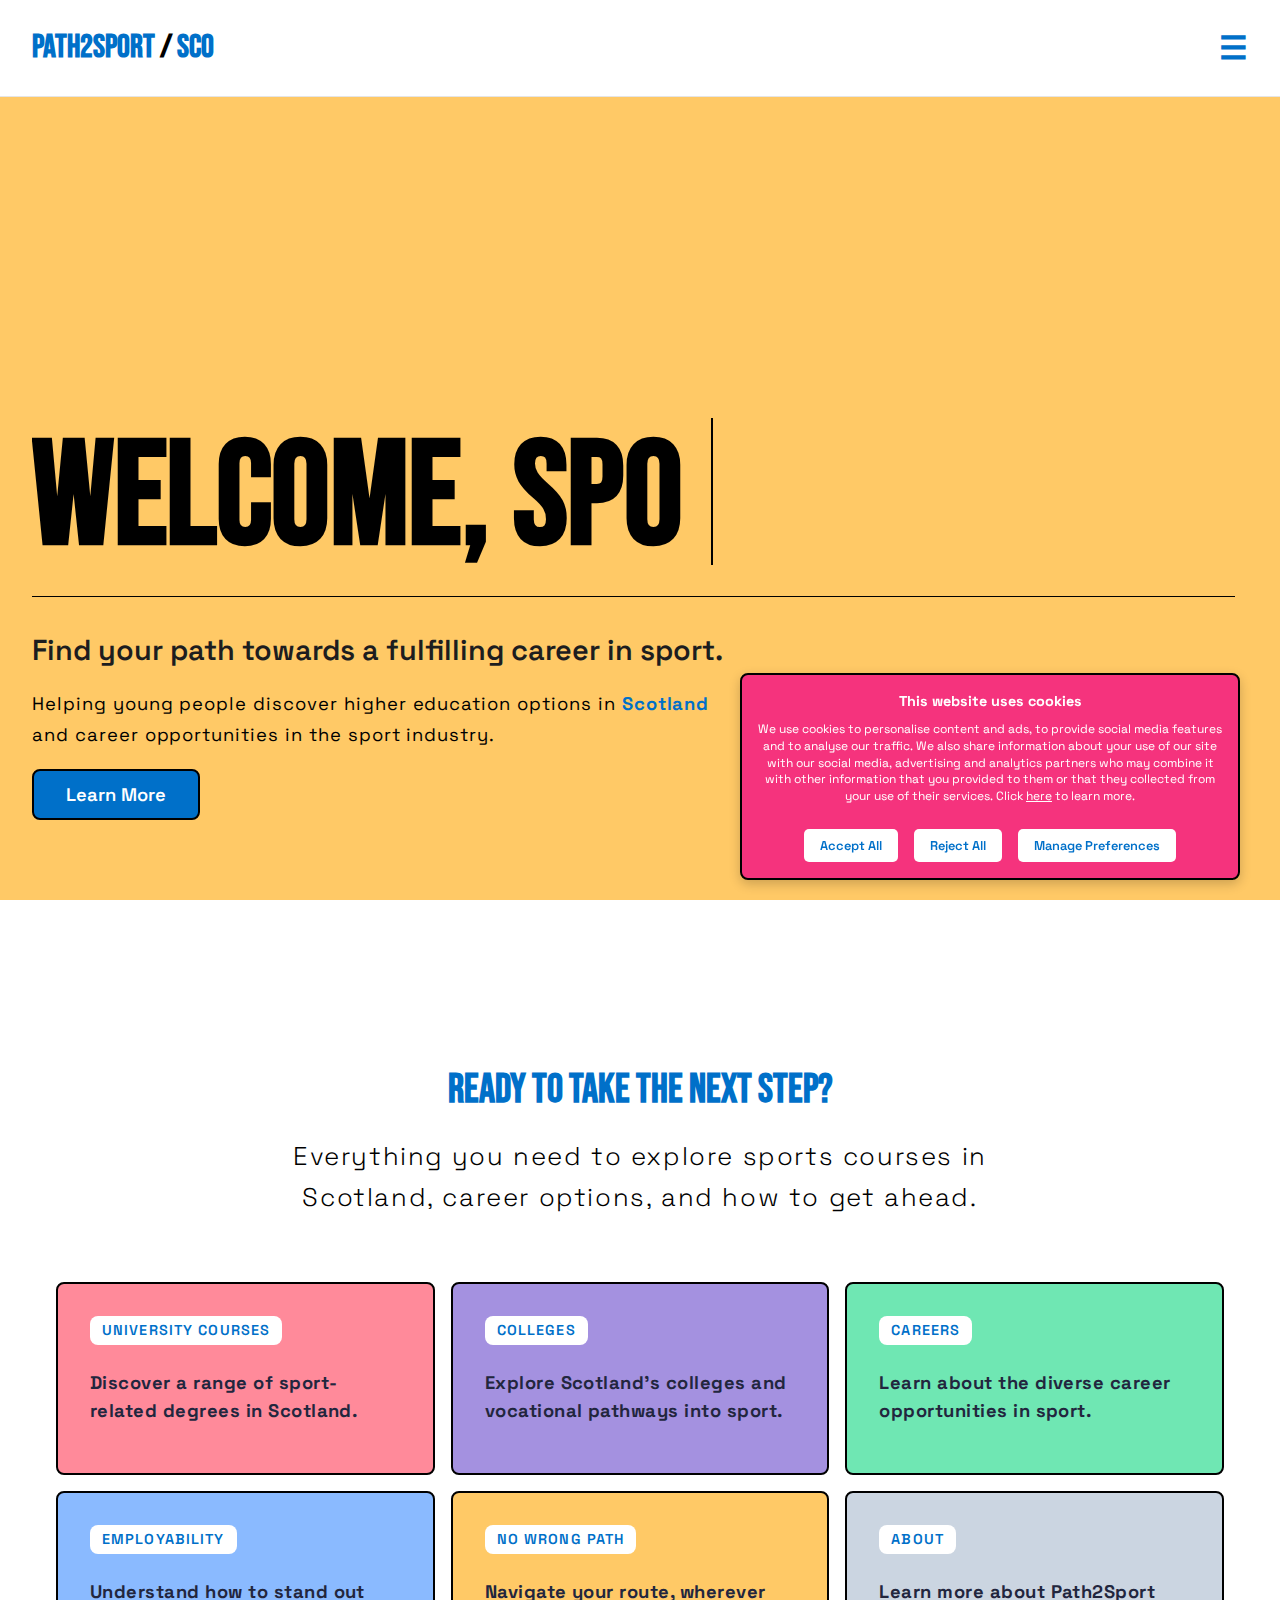
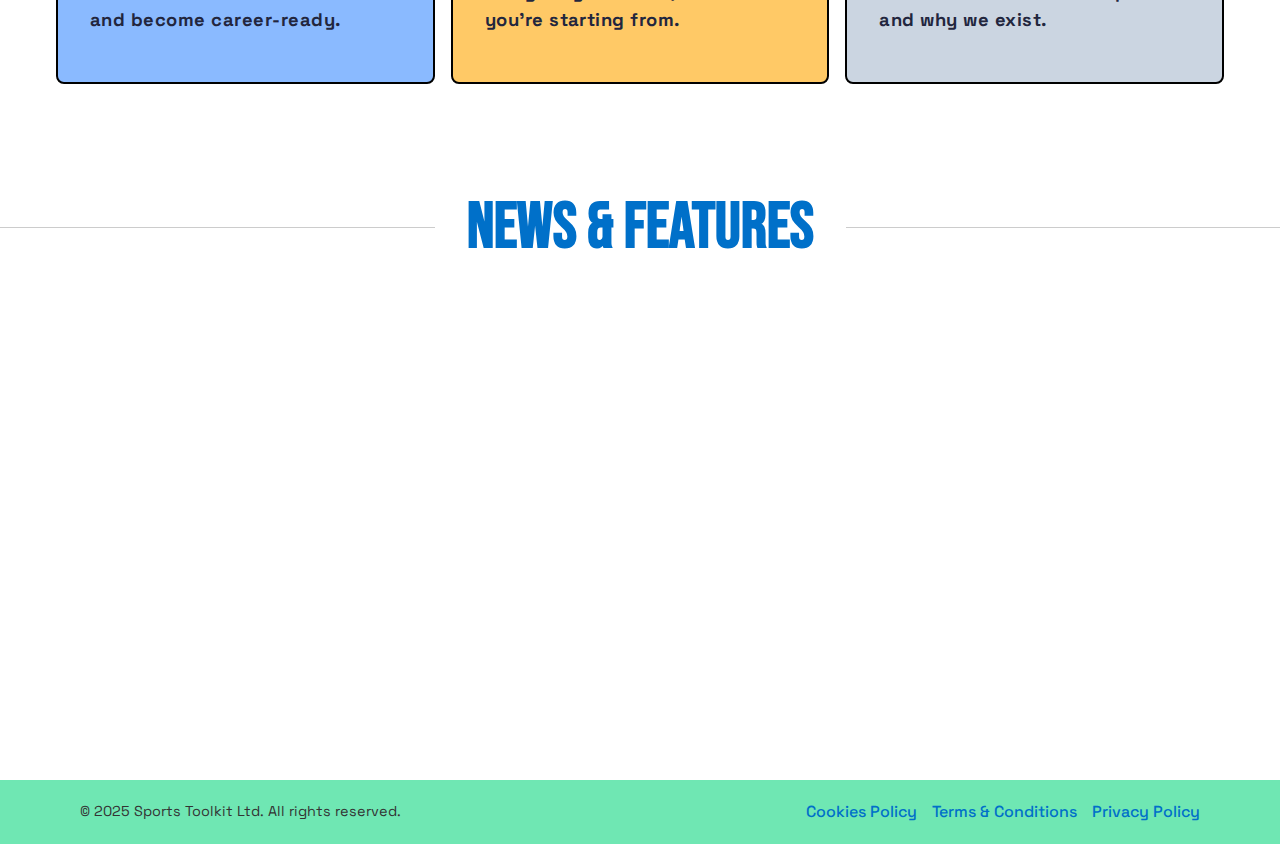
<file: index.html>
<!DOCTYPE html>
<html lang="en">
<head>
    <meta charset="UTF-8" />
    <meta name="viewport" content="width=device-width, initial-scale=1.0" />
    <title>StudySport in Scotland</title>
<link
  rel="stylesheet"
  href="https://cdnjs.cloudflare.com/ajax/libs/font-awesome/6.4.0/css/all.min.css"
  integrity="sha512-dlNz6LEdldlMIZgKdW/Z3yvD13NqClxUw8NYoq80U3f6LG9gpp2IXh3ICf3Yf74e1lOe6LUwZdW+lBFZdciyUw=="
  crossorigin="anonymous"
  referrerpolicy="no-referrer"
/>
    <link href="https://fonts.googleapis.com/css2?family=Lekton&display=swap" rel="stylesheet">
    <link href="https://fonts.googleapis.com/css2?family=Space+Grotesk:wght@400;700&display=swap" rel="stylesheet">
    <link rel="preconnect" href="https://fonts.googleapis.com">
    <link rel="preconnect" href="https://fonts.gstatic.com" crossorigin>
    <link href="https://fonts.googleapis.com/css2?family=Space+Grotesk:wght@400;700&family=Space+Mono:wght@400;700&display=swap" rel="stylesheet">
    <link href="https://fonts.googleapis.com/css2?family=Berkshire+Swash&family=Space+Grotesk:wght@400;700&display=swap" rel="stylesheet">
    <link href="https://fonts.googleapis.com/css2?family=Bebas+Neue&family=Space+Grotesk:wght@400;700&display=swap" rel="stylesheet">


    <style>
    /* GENERAL STYLES */
    * {
        box-sizing: border-box;
        margin: 0;
        padding: 0;
    }
    body {
        font-family: 'Space Grotesk', sans-serif;
        color: #1D1D1F;
        background-color: #FFFFFF;
        line-height: 1.5;
        scroll-behavior: smooth;
    }
    a {
        color: #0070C9;
        text-decoration: none;
        transition: color 0.1s ease;
    }
    a:hover {
        color: #005CAB;
        text-decoration: underline;
    }
    :root {
        --theme-blue: #0070C9; 
        --modal-blur: 5px; 
    }

    h1, h2, h3 {
        font-family: 'Bebas Neue', sans-serif;
  
    
}

    /* HEADER SECTION */
    header {
        background-color: #FFFFFF;
        border-bottom: 1px solid rgba(0,0,0,0.1);
        padding: 1.5rem 2rem;
        display: flex;
        justify-content: space-between;
        align-items: center;
        position: fixed;
        top: 0;
        width: 100%;
        z-index: 1004;
    }
    header h1 {
        font-size: 2rem;
        font-weight: 600;
        color: #1D1D1F;
        margin: 0;
    }
    header .menu-button {
        font-size: 2rem;
        font-weight: 600;
        color: #0070C9;
        cursor: pointer;
        transition: color 0.1s ease;
        position: relative;
        z-index: 1005;
    }
    header .menu-button:hover {
        color: #005CAB;
    }
    .logo-link {
        text-decoration: none;
    }
    .logo-link h1 {
        color: #0070C9;
        transition: color 0.1s ease;
    }
    .logo-link:hover h1 {
        color: #005CAB;
    }
    .logo-link:hover {
        text-decoration: none;
    }
    
    .slash {
  color: #000; /* Make the slash black */
}

    
    @media (max-width: 768px) {
  header {
    padding: 2rem 2rem; /* More top/bottom padding for a deeper header */
  }
  header h1 {
    font-size: 1.6rem; /* Larger text for 'Path2Sport /' */
  }
  header .menu-button {
    font-size: 1.2rem; /* Larger MENU font */
  }
}

    /* CONTAINER */
    .container {
        width: 90%;
        max-width: 1200px;
        margin: 100px auto 0 auto; 
    }

    /* HERO SECTION */
.hero {
    /* Updated for bottom-left positioning */
    position: relative;
    width: 100%;
    min-height: 100vh;
    display: flex;
    flex-direction: column;
    justify-content: flex-end; /* Pushes content to bottom */
    align-items: flex-start;   /* Aligns content to left */
    text-align: left;         /* Left-aligned text */
    background-color: #ffc966;
    color: #1D1D1F;
    
    background-size: 400% 400%;
    animation: heroGradient 10s ease infinite;
    scroll-margin-top: 120px;
    padding: 2rem;
    padding-top: 16rem;      /* Extra bottom padding to move text further down */
}
    @keyframes heroGradient {
        0% { background-position: 0% 50%; }
        50% { background-position: 100% 50%; }
        100% { background-position: 0% 50%; }
    }
    .hero.hidden {
        display: none;
    }
    
.hero-line {
    width: 94vw;
    height: 1px;
    background-color: #000;
    margin: 
    margin-left: 2rem;
    margin-right: 1rem;
    margin-bottom: 2rem;
}
    
.hero-content {
    /* Adjusted to avoid centring and remove extra top padding */
    max-width: 800px;
    display: flex;
    flex-direction: column;
    align-items: flex-start;
    justify-content: flex-start;
    margin-bottom: 2rem; /* Adds spacing from the bottom */
    padding-top: 0;
}
    .hero h1 {
    font-size: calc(6rem + 4vw); /* Responsive font size */
    font-weight: 800;
    margin-bottom: 0.5rem;
    letter-spacing: -0.5px;
    color: #000; 
    line-height: 1.2; 
    white-space: nowrap;
    overflow: hidden;
}

@media (max-width: 768px) {
    .hero h1 {
        
        white-space: normal;
        font-size: 5rem; /* adjust size for mobile if needed */
        
    }
    .hero {
        
        padding-top: 10rem;       /* Adjust top padding as needed */
    }
    .cursor {
        display: none; /* Hide cursor on mobile */
    }
}

    #animated-heading {
        position: relative;
    }
    .cursor {
        display: inline-block;
        width: 2px;
        background-color: #000;
        margin-left: 5px;
        animation: blink 0.8s infinite;
        height: 1em;  
        vertical-align: middle;
    }
    @keyframes blink {
        0%, 50%, 100% { opacity: 1; }
        25%, 75% { opacity: 0; }
    }
    .hero h2 {
        font-family: 'Space Grotesk', sans-serif;
        font-size: 1.8rem;
        font-weight: 600;
        color: #1D1D1F;
    }
    .hero-paragraph {
        font-size: 1.15rem;
        line-height: 1.7;
        color: #000000;
        max-width: 700px;
        margin-bottom: 0.15rem;
        color: 
        justify-content: flex-end; /* Pushes content to bottom */
        align-items: flex-start;   /* Aligns content to left */
        text-align: left;         /* Left-aligned text */
        letter-spacing: 0.06rem; 
        margin-top: 1rem; 
    }
    
    .learn-more-btn {
        font-family: 'Space Grotesk', sans-serif;
        font-size: 1.15rem;
        font-weight: 600;
        color: #fff;
        background-color: #0070C9;
        border: 2px solid #000; 
        border-radius: 8px;
        padding: 0.75rem 2rem;
        cursor: pointer;
        transition: all 0.2s ease-in-out; 
        box-shadow: none; 
        margin-top: 1rem; 
        margin-bottom: 1rem; 
    }
    .learn-more-btn:hover {
        background-color: #005CAB;
        box-shadow: 5px 5px 0px #000; 
        transform: translate(-5px, -5px); 
    }
    .hero-emojis {
        margin-top: 0.5rem; 
        margin-bottom: 1rem; 
        font-size: 2rem; 
        text-align: center; 
    }
    .hero-emojis span {
        margin: 0 0.3rem; 
        transition: transform 0.2s ease, color 0.2s ease; 
    }
    .hero-emojis span:hover {
        transform: scale(1.2);
        color: #005CAB; 
    }

    /* FEATURED SECTION */
    .featured {
        display: flex;
        flex-wrap: wrap;
        justify-content: center;
        gap: 1rem;
        max-width: 1200px;
        margin: 2rem auto;
        padding: 0 1rem;
    }
    .intro-heading {
        font-size: 2.5rem; 
        font-weight: 700; 
        margin-bottom: 1rem; 
        color: var(--theme-blue);
    }
    .intro-text {
        font-size: 1.6rem; 
        line-height: 1.6;
        color: #000000; 
        max-width: 800px; 
        margin: 0 auto 1rem;
        font-weight: 250;
        letter-spacing: 0.1rem; 
        
    }
    .featured-intro {
        text-align: center; 
        margin-top: 8rem; 
        margin-bottom: 2rem;
        padding: 0 1rem;
    }
    .featured-item {
        flex: 1 1 calc(33.333% - 1rem); 
        min-width: 220px;
        background-color: #F3347D; 
        border: 2px solid #000; 
        border-radius: 8px;
        text-align: left; 
        padding: 2rem 2rem; 
        transition: all 0.2s ease-in-out;
        color: #FFFFFF; 
        cursor: pointer; 
        position: relative; 
    }
    .featured-item:hover {
        background-color: #F3347D; /* Maintain background color */
        box-shadow: 5px 5px 0px #000; /* Same shadow as button */
        transform: translate(-5px, -5px); /* Same transform as button */
    }
    .featured-item h3 {
        margin-bottom: 0.5rem;
        font-size: 1.5rem;
        font-weight: 700;
        color: #000; /* Ensure heading is black */
    }
    .featured-item p {
        margin-bottom: 1rem;
        color: #000; /* Set paragraph text to black */
        line-height: 1.5;
    }
    .featured-tag {
        display: inline-block;
        background-color: #FFFFFF; /* White background */
        color: #0070C9; /* Blue text */
        border-radius: 8px; /* Match the featured-item corners */
        padding: 0.25rem 0.75rem; /* Padding for spacing */
        font-size: 0.9rem; /* Smaller font size */
        font-weight: 600; /* Semi-bold text */
        margin-bottom: 1rem; /* Space between tag and description */
        letter-spacing: 0.07rem; /* Adds space between characters */
    }
    .featured-description {
        font-size: 1.15rem; /* Larger font size for prominence */
        line-height: 1.7; /* Improved readability */
        color: #FFFFFF; /* White text (inherited, but specified for clarity) */
        margin-top: 0.5rem; /* Added space above the description */
        margin-bottom: 1rem; /* Space below the description */
        font-weight: bold; /* Added property to make text bold */
        letter-spacing: 0.03rem; /* Adds space between characters */
    }
    .color1 {
    background-color: #ff8a9a; /* Lightened red */
}
.color2 {
    background-color: #a491e0; /* Lightened purple */
}
.color3 {
    background-color: #6fe7b3; /* Lightened green */
}
.color4 {
    background-color: #8abaff; /* Lightened blue */
}
.color5 {
    background-color: #ffc966; /* Lightened orange */
}
    .color6 {
        background-color: #cbd5e1; 
    }
    .color1 h3,
    .color2 h3,
    .color3 h3,
    .color4 h3,
    .color5 h3,
    .color6 h3 {
        color: #FFFFFF;
    }
    .color1:hover,
    .color2:hover,
    .color3:hover,
    .color4:hover,
    .color5:hover,
    .color6:hover {
        background-color: #0070C9; 
    }
    .color1 .featured-tag,
    .color2 .featured-tag,
    .color3 .featured-tag,
    .color4 .featured-tag,
    .color5 .featured-tag,
    .color6 .featured-tag {
        color: #0070C9; 
    }
    .featured-item p.featured-description {
        color: #22263e;
        transition: color 0.2s ease; 
    }
    .featured-item:hover p.featured-description {
        color: #FFFFFF;
    }
    .featured-item {
        transition: transform 0.2s ease, box-shadow 0.2s ease, background-color 0.2s ease;
    }
    
    .close-section {
    position: absolute;
    top: 3rem;
    right: 3rem;
    background: none;
    border: none;
    font-size: 3rem;
    cursor: pointer;
    color: #0070C9;
    transition: color 0.1s ease;
    z-index: 1003; /* Added to ensure visibility on fixed sections */
}

.close-section:hover {
    color: #005CAB;
}

@media (max-width: 768px) {
    
    .intro-text {
        font-size: 1.2rem; /* Tweak as needed */
    }
   
    .featured-item {
        flex: 1 1 calc(50% - 1rem); /* 2 per row, minus gap space */
        padding: 1.5rem;           /* Slightly reduce padding on smaller screens */
    }
    .featured-item h3 {
        font-size: 1.3rem;        /* Make headings a bit smaller on tablet/mobile */
    }
    .featured-description {
        font-size: 1rem;          /* Slightly reduce description text */
    }
}

@media (max-width: 480px) {
    .intro-text {
        font-size: 1rem; 
    }
    .featured-item {
        flex: 1 1 calc(50% - 1rem);
        padding: 1rem;
    }
    .featured-item h3 {
        font-size: 1.1rem;
    }
    .featured-description {
        font-size: 0.9rem;
    }
}

    
    @media (max-width: 768px) {
        .hero {
          height: 100vh; 
          flex-direction: column; 
          padding: 20px 20px 80px 20px;
        }
        .hero h1 {
          font-size: 5rem;
          margin-bottom: 1rem;
        }
        .hero h2 {
          font-size: 1.5rem;
          margin-right: 1rem;
        }
        .hero p {
          font-size: 1rem;
          margin-right: 1rem;
        }
        .cursor {
            height: 2.5rem;
        }
        header {
            padding: 1.2rem 1.5rem; 
            height: auto; 
        }
        .container {
            margin: 120px auto 0 auto;
        }
        #menu-section {
            padding: 2rem;
            padding-top: 100px;
        }
        #menu-section h2 {
            font-size: 2.5rem;
        }
        #menu-options a {
            font-size: 0.95rem;
        }
    }

    /* ABOUT SECTION */
    .about {
        position: fixed;
        top: 80px;
        left: 0;
        right: 0;
        bottom: 0;
        background-color: #fff;
        padding: 3rem 1rem;
        opacity: 0;
        visibility: hidden;
        transform: translateY(100%);
        transition: transform 0.4s ease, opacity 0.4s ease, visibility 0.4s ease;
        z-index: 1002;
        overflow-y: auto;
    }
    .about.active {
        transform: translateY(0);
        opacity: 1;
        visibility: visible;
    }
    .about .container {
        max-width: 800px;
        margin: 0 auto;
        padding: 3rem 1rem;
    }
    .about h2 {
        font-size: 2.2rem;
        margin-bottom: 0.1rem;
        font-weight: 700;
        color: #0070C9;
    }
    .about h3 {
        margin: 0;
        font-size: 1.3rem;
        color: #1D1D1F;
        font-weight: 600;
    }
    .about p {
        font-size: 1.125rem;
        color: #555;
        font-weight: 300;
        line-height: 1.8;
        letter-spacing: 0.4px;
        white-space: pre-line;
    }

    /* UNIVERSITIES SECTION */
    
    /* UNIVERSITIES SECTION */
.universities {
    position: fixed;
    top: 80px;
    left: 0;
    right: 0;
    bottom: 0;
    background-color: #f9f9f9;
    padding: 3rem 1rem;
    opacity: 0;
    visibility: hidden;
    transform: translateY(100%);
    transition: transform 0.4s ease, opacity 0.4s ease, visibility 0.4s ease;
    z-index: 1002;
    overflow-y: auto;
}
.universities.active {
    transform: translateY(0);
    opacity: 1;
    visibility: visible;
}
.universities .container {
    max-width: 1200px;
    margin: 0 auto;
    padding: 3rem 1rem;
}
.universities h2 {
    font-size: 2.2rem;
    margin-bottom: 2rem;
    font-weight: 700;
    text-align: center;
    color: #0070C9;
}
.uni-list {
    display: grid;
    grid-template-columns: repeat(auto-fit, minmax(250px, 1fr));
    gap: 2rem;
    padding: 0 2rem; /* optional horizontal padding */
}

    .uni-card {
        background-color: #6fe7b3;
        border: 2px solid #000; 
        border-radius: 8px;
        padding: 2rem;
        box-shadow: none;
        cursor: pointer;
        height: 220px;
        transition: transform 0.2s, box-shadow 0.2s;
        display: flex;
        flex-direction: column;
        align-items: center;
        justify-content: center;
        text-align: center;
        position: relative;
    }
    .uni-card:hover {
        
        box-shadow: 5px 5px 0px #000; 
        transform: translate(-5px, -5px); 
    }
    
    .card-icon {
        position: absolute;
        bottom: 10px;
        left: 50%;
        transform: translateX(-50%);
        font-size: 1rem;
        color: #0070C9;
    }
    .uni-card h3 {
        font-family: 'Space Grotesk', sans-serif;
        margin: 0;
        font-size: 1.3rem;
        color: #1D1D1F;
        font-weight: 600;
        padding: 0 0.5rem;
    }

    /* DASHBOARD SECTION */
    .dashboard {
        position: fixed;
        top: 0;
        left: 0;
        width: 100%;
        height: 100%;
        background-color: rgba(0,0,0,0.15); 
        display: flex;
        flex-direction: row;
        transform: scale(0.95) translateY(30px);
        opacity: 0;
        visibility: hidden;
        transition: transform 0.4s ease, opacity 0.4s ease, visibility 0.4s ease;
        z-index: 1007;
    }
    .dashboard.active {
        transform: scale(1) translateY(0);
        opacity: 1;
        visibility: visible;
    }
    .dashboard-content, .dashboard-sidebar {
        background-color: #fff;
        border-radius: 16px;
        border: 2px solid var(--theme-blue);
        box-shadow: 0 4px 16px rgba(0,0,0,0.2);
    }
    .dashboard-sidebar {
  width: 320px;
  padding: 2rem;
  overflow-y: auto;
  margin: auto 0;
  margin-left: 2rem;
  margin-right: 0.5rem;
  max-height: calc(100% - 4rem);
}

/* Hide sidebar on smaller screens */
@media (max-width: 768px) {
  .dashboard-sidebar {
    display: none;
  }
  .dashboard-content {
    width: 100%;
    margin: 0 auto;
  }
}
    .dashboard-sidebar h3 {
        text-transform: uppercase;
        font-family: 'Space Grotesk', sans-serif;
        font-size: 1rem;
        text-align: center;
        font-weight: 700;
        color: #555555; 
        border-bottom: 1px solid rgba(0,0,0,0.1);
        padding-bottom: 0.5rem;
        margin-bottom: 1.5rem;
    }
    .dashboard-sidebar ul {
        list-style: none;
        padding: 0;
    }
    .dashboard-sidebar ul li {
        background-color: transparent;
        padding: 1rem;
        margin-bottom: 0.5rem;
        border: none;
        border-radius: 8px;
        cursor: pointer;
        font-size: 1rem;
        font-weight: 500;
        color: #1D1D1F;
        text-align: center;
        transition: background-color 0.2s ease, transform 0.2s ease;
        min-height: 50px;
        display: flex;
        align-items: center;
        justify-content: center;
    }
    .dashboard-sidebar ul li:hover {
        background-color: rgba(240,240,240,0.7);
        transform: scale(1.02);
    }
    .dashboard-content {
        flex: 1;
        padding: 2rem;
        overflow-y: auto;
        margin: auto 2rem;
        max-height: calc(100% - 4rem);
        display: flex;
        flex-direction: column;
        position: relative;
    }
    .dashboard-header {
        background-color: #fff;
        font-size: 2rem;
        color: #0070C9;
        display: flex;
        align-items: center;
        justify-content: space-between;
        padding: 0.1rem 0.1rem;
        border-top-left-radius: 16px;
        border-top-right-radius: 16px;
        padding-bottom: 0.8rem;
    }
    .dashboard-header h2 {
        font-size: 2rem;
        font-weight: 700;
        margin: 0;
    }
    .close-btn {
        background: none;
        border: none;
        color: #0070C9;
        font-size: 3rem;
        cursor: pointer;
        transition: color 0.1s ease;
    }
    .close-btn:hover {
        color: #005CAB;
    }
    .dashboard-content-details {
        margin-top: 1rem; 
        opacity: 1;
        transition: opacity 0.3s ease;
    }
    .dashboard-content-details h3 {
        font-size: 1.2rem;
        color: #0070C9;
        margin-top: 2rem;
        margin-bottom: 0.8rem;
    }
    .dashboard-content p {
        margin-bottom: 1rem;
        color: #555;
        line-height: 1.6;
        font-size: 1rem;
    }
    .dashboard-content ul {
        list-style: none;
        padding: 0;
        margin-bottom: 1.5rem;
    }
    .dashboard-content ul li {
        background-color: #f9f9f9;
        padding: 0.75rem 1rem;
        margin-bottom: 1rem;
        border-radius: 6px;
        box-shadow: 0 1px 4px rgba(0,0,0,0.05);
        font-size: 1rem;
    }
    .rankings {
        display: flex;
        gap: 1rem;
        margin-top: 1.5rem;
        flex-wrap: wrap;
        justify-content: center;
    }
    .ranking-circle {
        width: 50px;
        height: 50px;
        border-radius: 50%;
        background-color: #0070C9;
        color: #fff;
        display: flex;
        align-items: center;
        justify-content: center;
        font-size: 0.875rem;
        font-weight: bold;
        position: relative;
        transition: transform 0.2s;
    }
    .ranking-circle:hover {
        transform: scale(1.05);
    }
    .ranking-circle .tooltip {
        visibility: hidden;
        width: 120px;
        background-color: rgba(0,0,0,0.75);
        color: #fff;
        text-align: center;
        border-radius: 6px;
        padding: 0.5rem;
        position: absolute;
        bottom: 110%;
        left: 50%;
        transform: translateX(-50%);
        opacity: 0;
        transition: opacity 0.2s;
        font-size: 0.8rem;
    }
    .ranking-circle:hover .tooltip {
        visibility: visible;
        opacity: 1;
    }
    .dashboard-banner {
    background-color: #f0f0f0;
    padding: 1rem;
    border-radius: 12px;
    display: flex;
    justify-content: center;
    gap: 1rem;
    align-items: center;
    margin-bottom: 1rem;
    flex-wrap: wrap; /* Allow items to wrap onto new lines */
}

/* Stack items vertically on smaller screens */
@media (max-width: 768px) {
    .dashboard-banner {
        flex-direction: column;
        align-items: center;
        text-align: center;
    }
}
    .dashboard-item {
        background-color: #0070C9;
        color: #fff;
        padding: 0.5rem 1rem;
        border-radius: 12px;
        font-size: 0.875rem;
        font-weight: 600;
        display: flex;
        align-items: center;
        justify-content: center;
        width: auto
        text-align: center;
        word-break: break-word; /* Break long words to prevent overflow */
    }
    .dashboard-item a {
        color: #fff;
        text-decoration: none;
        width: 100%;
    }
    .dashboard-item a:hover {
        text-decoration: underline;
    }

    /* FOOTER STYLES */
footer {
    background-color: #6fe7b3; /* Light, neutral background */
    padding: 20px 0;
    font-family: 'Space Grotesk', sans-serif;
    color: #333; /* Darker text for readability */
}

.footer-container {
    max-width: 1200px;
    margin: 0 auto;
    padding: 0 40px;
    display: flex;
    justify-content: space-between;
    align-items: center;
    flex-wrap: wrap;
}

.footer-left p {
    margin: 0;
    font-size: 0.9rem;
}

.footer-right ul.footer-links {
    list-style: none;
    display: flex;
    gap: 15px;
    margin: 0;
    padding: 0;
}

.footer-right ul.footer-links li {
    /* No additional styles needed */
}

.footer-right ul.footer-links li a {
    text-decoration: none;
    color: #0070C9; /* Brand blue */
    font-weight: 500;
    transition: color 0.3s ease, text-decoration 0.3s ease, transform 0.3s ease;
}

.footer-right ul.footer-links li a:hover,
.footer-right ul.footer-links li a:focus {
    color: #005CAB; /* Darker blue on hover */
    text-decoration: underline;
    transform: translateY(-2px); /* Slight upward movement */
}

/* Responsive Design */
@media (max-width: 600px) {
    
    .footer-container {
        flex-direction: column;
        align-items: center;
    }

    .footer-left p {
        margin-bottom: 1rem; /* Ensures extra space under the text on smaller screens */
    }

    .footer-right ul.footer-links {
        flex-direction: column;
        gap: 10px;
        align-items: center;
    }
}

    /* MENU SECTION */
    #menu-section {
        position: fixed;
        top: 0;
        left: 0;
        width: 100%;
        height: 100%;
        background-color: #fff;
        display: flex;
        flex-direction: column;
        padding: 2rem;
        box-shadow: 0 0 10px rgba(0,0,0,0.15);
        z-index: 1006;
        transform: translateY(-100%);
        opacity: 0;
        visibility: hidden;
        transition: transform 0.3s ease, opacity 0.3s ease, visibility 0.3s ease;
        padding-top: 80px;
        overflow-y: auto;
    }
    #menu-section.active {
        transform: translateY(0);
        opacity: 1;
        visibility: visible;
    }
    #menu-section h2 {
        font-size: 3rem;
        margin-bottom: 2rem;
        color: #0070C9;
        margin-top: 0;
        text-align: center;
    }
    #menu-options {
        display: flex;
        flex-direction: column;
        gap: 1rem;
        width: 100%;
        align-items: center;
        padding-top: 2rem;
    }
    #menu-options a {
        font-size: 1rem;
        font-weight: 600;
        color: #0070C9;
        background: #fff;
        border: 1px solid rgba(0,0,0,0.1);
        border-radius: 8px;
        padding: 0.5rem 1rem;
        max-width: 320px;
        width: 100%;
        transition: background-color 0.2s, box-shadow 0.2s, transform 0.2s;
        text-align: center;
        display: flex;
        justify-content: center;
        align-items: center;
    }
    #menu-options a:hover {
        background-color: #0070C9;
        color: #fff;
        box-shadow: 0 2px 6px rgba(0,0,0,0.1);
        transform: scale(1.02);
    }
    #close-menu {
        position: absolute;
        top: 3rem;
        right: 3rem;
        background: none;
        border: none;
        font-size: 3rem;
        cursor: pointer;
        color: #0070C9;
        transition: color 0.1s ease;
    }
    #close-menu:hover {
        color: #005CAB;
    }
    
    @media (max-width: 480px) {
    #menu-section h2 {
        font-size: 2.5rem;
    }
    #menu-options a {
        font-size: 0.9rem;
        padding: 0.4rem 0.8rem;
        max-width: 280px;
    }
    #close-menu {
        font-size: 2.5rem;
    }
}

    /* INSERT SECTION */
    .insert-section {
        position: fixed;
        top: 80px;
        left: 0;
        width: 100%;
        height: calc(100% - 80px);
        background-color: #fff;
        padding: 3rem 1rem;
        opacity: 0;
        visibility: hidden;
        transform: translateY(100%);
        transition: transform 0.4s, opacity 0.4s;
        z-index: 1003;
        overflow-y: auto;
        -webkit-overflow-scrolling: touch;
    }
    .insert-section.active {
        transform: translateY(0);
        opacity: 1;
        visibility: visible;
    }
    .insert-section .container {
        max-width: 800px;
        margin: 0 auto;
        padding: 3rem 1rem;
    }
    .insert-section h2 {
        font-size: 2rem;
        margin-bottom: 1rem;
        color: #0070C9;
        font-weight: 700;
    }
    .insert-section p {
        font-size: 1.125rem;
        color: #555;
        font-weight: 300;
        line-height: 1.8;
        letter-spacing: 0.4px;
        white-space: pre-line;
        margin-bottom: 1rem;
    }
    .button-group {
        display: flex;
        justify-content: center;
        gap: 1rem;
        margin-top: 2rem;
    }
    .button-group button {
        margin: 1rem 0;
        padding: 0.75rem 1.5rem;
        font-size: 1rem;
        font-weight: 600;
        color: #fff;
        background-color: #0070C9;
        border: none; /* General buttons have no border */
        border-radius: 8px;
        cursor: pointer;
        transition: background-color 0.1s ease;
        text-align: center;
        display: flex;
        justify-content: center;
        align-items: center;
    }
    .button-group button:hover {
        background-color: #005CAB;
    }
    .close-insert-section {
        position: absolute;
        top: 1rem;
        right: 2rem;
        background: none;
        border: none;
        font-size: 2rem;
        color: #0070C9;
        cursor: pointer;
        opacity: 0.8;
        transition: opacity 0.1s ease;
    }
    .close-insert-section:hover {
        opacity: 1;
    }
    

    /* NO WRONG PATH SECTION */
    .no-right-path-section {
        position: fixed;
        top: 80px;
        left: 0;
        right: 0;
        bottom: 0;
        background-color: #fff;
        padding: 3rem 1rem;
        opacity: 0;
        visibility: hidden;
        transform: translateY(100%);
        transition: transform 0.4s ease, opacity 0.4s ease, visibility 0.4s ease;
        z-index: 1002;
        overflow-y: auto;
    }
    .no-right-path-section.active {
        transform: translateY(0);
        opacity: 1;
        visibility: visible;
    }
    .no-right-path-section .container {
        max-width: 800px;
        margin: 0 auto;
        padding: 3rem 1rem;
    }
    .no-right-path-section h2 {
        font-size: 2.5rem;
        text-align: left;
        color: var(--theme-blue);
        margin-top: 4rem;
        margin-bottom: 2rem;
        font-weight: 700;
    }

    /* SUBHEADINGS */
    .subheading {
        font-size: 1.5rem; 
        font-weight: 600;   
        color: var(--theme-blue);
        margin-bottom: 0.7rem; 
    }

    /* BLOG CONTENT */
    .blog-content {
        line-height: 1.8;
        margin-bottom: 3rem;
        text-align: left;
        font-size: 1.125rem;
        color: #555;
        letter-spacing: 0.3px;
        font-weight: 300;
    }
    .blog-content p {
        margin-bottom: 1.5rem;
    }

    /* MODAL BUTTONS */
    .modal-buttons {
        display: flex;
        justify-content: center;
        gap: 1rem;
        margin-bottom: 3rem;
    }
    .modal-btn {
        padding: 0.75rem 1.5rem;
        font-size: 1rem;
        font-weight: 600;
        color: #fff;
        background-color: var(--theme-blue);
        border: none;
        border-radius: 8px;
        cursor: pointer;
        transition: background-color 0.3s ease, transform 0.3s ease;
    }
    .modal-btn:hover {
        background-color: #005CAB;
        transform: translateY(-3px);
    }

    /* TIMELINE SECTION */
    .timeline {
        position: relative;
        padding: 2rem 0;
    }
    .timeline::before {
        content: '';
        position: absolute;
        left: 50%;
        width: 5px;
        background: var(--theme-blue);
        top: 0;
        bottom: 0;
        transform: translateX(-50%);
    }
    .timeline-item {
        position: relative;
        width: 45%;
        padding: 1rem 1.5rem;
        box-sizing: border-box;
        opacity: 0;
        transform: translateY(20px);
        transition: opacity 0.6s ease, transform 0.6s ease;
    }
    .timeline-item.left {
        left: 0;
        text-align: left;
    }
    .timeline-item.right {
        left: 55%;
        text-align: left;
    }
    .timeline-content {
        background: #fff;
        padding: 1.5rem;
        border-radius: 8px;
        position: relative;
        box-shadow: 0 4px 6px rgba(0,0,0,0.1);
        border: 2px solid #000; /* Added 2px solid black border */
        background: #ffe280; 
    }
    .timeline-icon {
        position: absolute;
        top: 50%;
        transform: translate(-50%, -50%);
        background: var(--theme-blue);
        width: 20px; 
        height: 20px;
        border-radius: 50%;
    }
    .timeline-item.left .timeline-icon {
        right: -10px; 
    }
    .timeline-item.right .timeline-icon {
        left: -10px;
    }
    .timeline-content-header {
        display: flex;
        align-items: center;
        margin-bottom: 0.5rem;
    }
    .timeline-content-header h3 {
        margin-left: 0rem;
        font-size: 1.4rem;
        color: var(--theme-blue);
    }
    .timeline-content p {
        font-size: 1rem;
        color: #555;
        line-height: 1.6;
    }
    .timeline-item.visible {
        opacity: 1;
        transform: translateY(0);
    }
    @media (max-width: 768px) {
        .timeline::before {
            left: 20px;
        }
        .timeline-item {
            width: 100%;
            padding-left: 50px;
            padding-right: 25px;
            text-align: left !important;
        }
        .timeline-item.left,
        .timeline-item.right {
            left: 0;
        }
        .timeline-item.left .timeline-icon,
        .timeline-item.right .timeline-icon {
            left: 0;
            transform: translate(-50%, -50%);
        }
    }

    /* MODAL SECTION */
    .modal {
        position: fixed;
        top: 0;
        left: 0;
        width: 100%;
        height: 100%;
        background-color: rgba(0,0,0,0.5); 
        display: flex;
        align-items: center;
        justify-content: center;
        opacity: 0;
        visibility: hidden;
        transition: opacity 0.3s ease, visibility 0.3s ease;
        z-index: 1008; 
    }
    .hover-link {
            color: #0070C9;
            text-decoration: underline;
            cursor: pointer;
        }
    .hover-link:hover {
            color: darkblue;
        }
    .modal[aria-hidden="false"] {
            display: block;
        }
    .modal.active {
        opacity: 1;
        visibility: visible;
    }
    .modal-content {
        background-color: #fff;
        padding: 2rem;
        border-radius: 12px;
        max-width: 800px;
        width: 90%;
        position: relative;
        max-height: 80vh;
        overflow-y: auto;
        box-shadow: 0 5px 15px rgba(0,0,0,0.3);
        animation: fadeInScale 0.3s ease;
    }
    @keyframes fadeInScale {
        from {
            transform: scale(0.95);
            opacity: 0;
        }
        to {
            transform: scale(1);
            opacity: 1;
        }
    }
    .close-modal {
        position: absolute;
        top: 1rem;
        right: 1rem;
        background: none;
        border: none;
        font-size: 1.5rem;
        cursor: pointer;
        color: var(--theme-blue);
        transition: color 0.2s ease;
    }
    .close-modal:hover {
        color: #005CAB;
    }
    .modal-content h3 {
        margin-top: 0;
        color: var(--theme-blue);
    }
    .modal-content ul {
        list-style: disc inside;
        padding-left: 1rem;
    }
    .modal-content ul li {
        margin-bottom: 0.5rem;
    }

    /* EMPLOYABILITY SECTION */
.employability {
    background-color: #fff;
    text-align: left;
    transform: translateY(100%);
    opacity: 0;
    visibility: hidden;
    transition: transform 0.4s ease, opacity 0.4s ease, visibility 0.4s ease;
    position: fixed;
    top: 80px;
    left: 0;
    right: 0;
    bottom: 0;
    overflow-y: auto;
    -webkit-overflow-scrolling: touch;
    z-index: 1002;
    padding: 3rem 1rem;
}
.employability.active {
    transform: translateY(0);
    opacity: 1;
    visibility: visible;
}
.employability h2 {
    font-size: 2rem;
    margin-bottom: 1.5rem;
    font-weight: 700;
    color: #0070C9;
}
.employability p {
    font-size: 1.125rem;
    color: #555;
    line-height: 1.8;
    letter-spacing: 0.4px;
    font-weight: 300;
    margin-bottom: 1rem;
}
.career-paths .container,
.employability .container {
    max-width: 800px;
    margin: 0 auto;
    padding: 3rem 1rem;
}
.employability-cards {
    display: grid;
    grid-template-columns: repeat(auto-fit, minmax(250px, 1fr));
    gap: 1rem;
    margin-top: 2rem;
}

@media (max-width: 1920px) {
    .employability-cards {
        grid-template-columns: 1fr !important;  /* One card per row below 1920px width */
    }
}
.employability-card {
    width: 100%;
    height: 225px; 
    perspective: 1000px; 
}
.flip-card-inner {
    position: relative;
    width: 100%;
    height: 100%;
    transition: transform 0.6s;
    transform-style: preserve-3d;
}
.flip-card-inner.flipped {
    transform: rotateY(180deg);
}

.employability-card:hover .flip-card-inner {
    transform: rotateY(180deg);
}

@media (max-width: 768px) {
  .flip-card-inner {
    transform: none !important;
    transition: none !important;
  }
  .flip-card-inner.flipped {
    transform: none !important;
  }
  .flip-card-back {
    display: none !important;
  }
}

.flip-card-front,
.flip-card-back {
    position: absolute;
    width: 100%;
    height: 100%;
    backface-visibility: hidden; 
    border-radius: 12px;
    box-shadow: 0 2px 6px rgba(0,0,0,0.1);
    padding: 2rem;
    background-color: #F5F5F7;
    border: 2px solid #000;
    display: flex;
    flex-direction: column;
    justify-content: flex-start;
    align-items: flex-start; 
    transition: box-shadow 0.2s ease, transform 0.2s ease;
}
.flip-card-front {
    transform: rotateY(0deg);
}
.flip-card-back {
    transform: rotateY(180deg);
    background-color: #FFFFFF; 
}
.flip-card-front h3,
.flip-card-back h3 {
    margin-bottom: 0.75rem;
    color: #0070C9;
    font-weight: 700;
    font-size: 1.2rem;               
    font-family: 'Space Grotesk', sans-serif; 
}
.flip-card-front p,
.flip-card-back p,
.flip-card-back ul {
    color: #555;
    font-size: 0.95rem;
    line-height: 1.6;
    letter-spacing: 0.3px;
    font-weight: 300;
    margin: 0;
}
.flip-card-back ul {
    list-style: disc inside;
    padding: 0;
    margin-top: 0.25rem;
}
.flip-card-back ul li {
    margin-bottom: 0.5rem;
}

@media (max-width: 768px) {
    .employability-card {
        height: 225px;
        perspective: 800px;
        margin-bottom: 1rem;
    }
    .flip-card-front,
    .flip-card-back {
        
        padding: 1rem;
        font-size: 0.85rem;
        line-height: 1.4;
        overflow-wrap: break-word;
    }
    .flip-card-front p,
    .flip-card-back p,
    .flip-card-back ul,
    .flip-card-front h3,
    .flip-card-back h3 {
        font-size: 0.85rem;
        line-height: 1.4;
        padding: 0.5rem;
        overflow-wrap: break-word;
    }
    .employability-cards {
        grid-template-columns: 1fr 1fr;
    }
}
@media (max-width: 480px) {
    .employability-cards {
        grid-template-columns: 1fr;
    }
    .flip-card-front p,
    .flip-card-back p,
    .flip-card-back ul {
        font-size: 0.9rem;
    }
}
.card-icon {
    font-size: 2rem;
    color: #0070C9;
    margin-bottom: 0.75rem;
}
.employability-card:hover .flip-card-front {
    box-shadow: 0 5px 12px rgba(0, 0, 0, 0.15);
}
.employability-card:hover .flip-card-back {
    box-shadow: 0 5px 12px rgba(0, 0, 0, 0.15);
}

@media (max-width: 768px) {
  
  .flip-card-front,
  .flip-card-back {
    white-space: normal;
    word-break: break-word;
    overflow-wrap: break-word;
  }
}

/* SUPPORT SECTION */
.support {
    position: fixed;
    top: 80px;
    left: 0;
    right: 0;
    bottom: 0;
    background-color: #fff;
    padding: 3rem 1rem;
    opacity: 0;
    visibility: hidden;
    transform: translateY(100%);
    transition: transform 0.4s ease, opacity 0.4s ease, visibility 0.4s ease;
    z-index: 1002;
    overflow-y: auto;
}
.support.active {
    transform: translateY(0);
    opacity: 1;
    visibility: visible;
}
.support .container {
    max-width: 800px;
    margin: 0 auto;
    padding: 3rem 1rem;
}
.support h2 {
    font-size: 2.2rem;
    margin-bottom: 0.1rem;
    font-weight: 700;
    color: #0070C9;
}

.support h3 {
    font-size: 1.4rem;
    font-weight: 600;
    color: #0070C9;
    margin-top: 24px;
    margin-bottom: 24px; /* Adds space below the headings */
}

.support p {
    font-size: 1.125rem;
    color: #555;
    font-weight: 300;
    line-height: 1.8;
    letter-spacing: 0.4px;
    white-space: pre-line;
}

.donate-btn {
    font-family: 'Space Grotesk', sans-serif;
    font-size: 1.15rem;
    font-weight: 600;
    color: #fff;
    background-color: #0070C9;
    border: 2px solid #000;
    border-radius: 8px;
    padding: 0.75rem 2rem;
    cursor: pointer;
    transition: all 0.2s ease-in-out;
    box-shadow: none;
    margin-top: 1rem;
    margin-bottom: 1rem;
}

.donate-btn:hover {
    background-color: #005CAB;
    box-shadow: 5px 5px 0px #000;
    transform: translate(-5px, -5px);
}



    /* COLLEGE COURSES SECTION */
    .college-courses {
        position: fixed;
        top: 80px;
        left: 0;
        width: 100%;
        height: calc(100% - 80px);
        background-color: #fff;
        padding: 3rem 1rem;
        opacity: 0;
        visibility: hidden;
        transform: translateY(100%);
        transition: transform 0.4s ease, opacity 0.4s ease, visibility 0.4s ease;
        z-index: 1003;
        overflow-y: auto;
    
        -webkit-overflow-scrolling: touch;
    }
    .college-courses.active {
        transform: translateY(0);
        opacity: 1;
        visibility: visible;
    }
    .college-courses .container {
        max-width: 800px;
        margin: 0 auto;
        padding: 3rem 1rem;
        padding-top: 2rem;
    }
    .college-courses h2 {
        font-size: 2rem;
        margin-bottom: 1.5rem;
        font-weight: 700;
        color: #0070C9;
    }
    .college-courses p {
        font-size: 1.125rem;
        color: #555;
        font-weight: 300;
        line-height: 1.8;
        letter-spacing: 0.4px;
        margin-bottom: 2.5rem;
    }
    .college-table {
        width: 100%;
        border-collapse: collapse;
        margin-top: 1rem;
        font-family: 'Space Grotesk', sans-serif;
    }
    .college-table thead {
        background-color: #0070C9;
        color: #fff;
    }
    .college-table th, .college-table td {
        padding: 0.75rem;
        text-align: left;
        border-bottom: 1px solid #ddd;
    }
    .college-table tbody tr:nth-child(even) {
        background-color: #f8f8f8;
    }
    .college-table tbody tr:hover {
        background-color: #e6f7ff;
        cursor: pointer;
        transition: background-color 0.2s;
    }
    .college-table a {
        color: #0070C9;
        text-decoration: none;
        transition: color 0.1s ease;
    }
    .college-table a:hover {
        color: #005CAB;
        text-decoration: underline;
    }
    @media (max-width: 768px) {
        .college-table thead {
            display: none;
        }
        .college-table,
        .college-table tbody,
        .college-table tr,
        .college-table td {
            display: block;
            width: 100%;
        }
        .college-table tr {
            margin-bottom: 1rem;
            border: 1px solid #ddd;
            padding: 0.5rem;
        }
        .college-table td {
            text-align: right;
            padding-left: 40%;
            position: relative;
        }
        .college-table td::before {
            content: attr(data-label);
            position: absolute;
            left: 1rem;
            width: 40%;
            white-space: nowrap;
            font-weight: 600;
        }
    }

    /* CAREER PATHS SECTION */
    .career-paths {
        background-color: #fff;
        text-align: left;
        position: fixed;
        top: 80px;
        left: 0;
        right: 0;
        bottom: 0;
        overflow-y: auto;
        -webkit-overflow-scrolling: touch;
        z-index: 1002;
        padding: 3rem 1rem;
        transform: translateY(100%);
        opacity: 0;
        visibility: hidden;
        transition: transform 0.4s ease, opacity 0.4s ease, visibility 0.4s ease;
    }
    .career-paths.active {
        transform: translateY(0);
        opacity: 1;
        visibility: visible;
    }
    .career-paths h2 {
        font-size: 2rem;
        margin-bottom: 1.5rem;
        font-weight: 700;
        color: #0070C9;
    }
    .career-paths p {
        font-size: 1.125rem;
        color: #555;
        line-height: 1.8;
        letter-spacing: 0.4px;
        font-weight: 300;
        margin-bottom: 1rem;
    }
    .career-paths .careers-intro {
      font-size: 1.125rem;
      color: #555;
      margin-bottom: 2rem;
    }
    .career-sectors {
      display: grid;
      grid-template-columns: repeat(auto-fit, minmax(220px, 1fr));
      gap: 1rem;
      margin-bottom: 2rem;
    }
    .sector-card {
      background-color: #f4f4f4;
      border: 1px solid rgba(0,0,0,0.1);
      border-radius: 8px;
      padding: 1.5rem;
      transition: transform 0.2s ease, box-shadow 0.2s ease;
    }
    .sector-card:hover {
      transform: scale(1.02);
      box-shadow: 0 4px 8px rgba(0,0,0,0.1);
    }
    .career-areas {
      margin-bottom: 2rem;
    }
    .areas-list {
      list-style-type: none;
      margin: 0;
      padding: 0;
    }
    .areas-list li {
      background-color: #fff;
      border-left: 4px solid #0070C9;
      padding: 0.75rem 1rem;
      margin-bottom: 1rem;
      font-size: 1rem;
    }
    .career-search {
      margin-bottom: 2rem;
    }
    .search-list {
      list-style: none;
      padding: 0;
      margin-bottom: 1rem;
    }
    .search-list li {
      margin-bottom: 0.5rem;
    }
    .search-list a {
      color: #0070C9;
      text-decoration: underline;
    }
    .career-jobs-board .jobs-container {
    display: grid;
    grid-template-columns: repeat(auto-fit, minmax(240px, 1fr));
    gap: 1rem;
}
.jobs-container {
    margin-top: 3rem;
}

.job-entry {
    background-color: #fff;
    border: 2px solid #000; /* Updated to have a 2px black border */
    border-radius: 8px;
    padding: 1rem;
    display: flex;
    flex-direction: column; /* Ensures proper layout for content and button */
    justify-content: space-between; /* Spreads content to keep button at bottom */
    transition: transform 0.2s ease, box-shadow 0.2s ease;
}

.job-entry:hover {
    transform: scale(1.02);
    box-shadow: 0 4px 8px rgba(0, 0, 0, 0.1);
}

.job-entry h4 {
    font-size: 1.1rem;
    margin-bottom: 0.5rem;
}

.job-entry a {
    align-self: flex-end; /* Ensures the button aligns properly at the bottom */
    margin-top: auto; /* Pushes the button to the bottom of the card */
    padding: 0.5rem 0.75rem;
    background-color: #0070C9;
    color: #fff;
    border-radius: 4px;
    text-decoration: none;
    text-align: center;
}

.job-entry a:hover {
    background-color: #005CAB;
}

    /* GENERAL STYLES */
/* Tabs Container */
.tabs {
  margin: 2rem 0;
  border-bottom: 2px solid #ddd;
}

/* Tabs List */
.tabs ul {
  list-style: none;
  display: flex;
  justify-content: space-between; /* Evenly distributes tabs */
  align-items: center; /* Vertically centers the tabs */
  gap: 1rem; /* Optional: Adds space between tabs */
  padding: 0;
  margin: 0;
}

/* Tab Button */
.tab-button {
    font-family: 'Space Grotesk', sans-serif;
  background: none;
  border: none;
  padding: 0.75rem 1rem;
  cursor: pointer;
  font-size: 1rem;
  font-weight: 600;
  color: #555;
  position: relative;
  transition: color 0.3s ease, transform 0.3s ease;
  flex: 1; /* Ensures all tabs take equal width */
  text-align: center; /* Centers the text and icons */
}

.tabs ul li {
  flex: 1; /* Ensures each list item takes equal width */
}

.tab-button {
  width: 100%; /* Ensures the button takes full width of its parent */
  display: flex;
  align-items: center;
  justify-content: center;
}

/* Icon within Tab */
.tab-button i {
  margin-right: 0.5rem;
  font-size: 1.1rem;
  transition: color 0.3s ease;
}

/* Hover and Focus States */
.tab-button:hover,
.tab-button:focus {
  color: var(--theme-blue);
  transform: translateY(-2px); /* Slight upward movement on hover */
  outline: none;
}

/* Active Tab Styling */
.tab-button.active {
  color: var(--theme-blue);
  background-color: rgba(0, 112, 201, 0.1);
  border-radius: 4px 4px 0 0;
}

.tab-button.active i {
  color: var(--theme-blue);
}

/* Active Indicator */
.tab-button::after {
  content: '';
  position: absolute;
  bottom: -2px;
  left: 0;
  width: 100%;
  height: 4px;
  background-color: transparent;
  transition: background-color 0.3s ease, transform 0.3s ease;
}

.tab-button.active::after {
  background-color: var(--theme-blue);
}


/* Large Screens: 4 Columns for Search Cards */
@media (min-width: 1200px) {
  .search-cards {
      grid-template-columns: repeat(4, 1fr); /* 4 columns */
  }
}

/* Medium Screens: 3 Columns for Search Cards */
@media (min-width: 1025px) and (max-width: 1199px) {
  .search-cards {
      grid-template-columns: repeat(3, 1fr); /* 3 columns */
  }
}

/* Small to Medium Screens: 2 Columns for Search Cards */
@media (min-width: 769px) and (max-width: 1024px) {
  .search-cards {
      grid-template-columns: repeat(2, 1fr); /* 2 columns */
  }
}

@media (max-width: 768px) {
  .tabs ul {
    flex-direction: column;
  }

  .tab-button {
    width: 100% !important;  /* Ensure full width */
    flex: none;              /* Remove flex-grow/shrink behavior */
    padding: 1.2rem 1.5rem;  /* Increase padding if desired */
    text-align: center;      /* Center text, adjust as needed */
  }
}

  .tab-button::after {
    height: 2px;
  }

  .search-cards {
    grid-template-columns: repeat(auto-fit, minmax(180px, 1fr));
  }
}

/* Mobile Screens: 1 Column for Search Cards */
@media (max-width: 600px) {
  .search-cards {
      grid-template-columns: 1fr; /* 1 column */
  }
}
    /* TABS CONTENT */
    .tabs-content {
      margin-top: 1rem;
    }
    .tab-content {
      display: none;
      animation: fadeIn 0.3s ease;
    }
    .tab-content.active {
      display: block;
    }

    /* ACCORDION STYLES */
    .accordion-container {
      margin-top: 1rem;
    }
    .accordion-item {
      border-bottom: 1px solid #ddd;
    }
    .accordion-header {
      background-color: #f9f9f9;
      cursor: pointer;
      padding: 1rem;
      width: 100%;
      text-align: left;
      border: none;
      outline: none;
      transition: background-color 0.3s ease;
      display: flex;
      justify-content: space-between;
      align-items: center;
      font-size: 1.2rem;
      font-family: 'Space Grotesk', sans-serif; /* Apply Space Grotesk font */
      font-weight: 600;
    }
    .accordion-header:hover {
      background-color: #eaeaea;
    }
    .accordion-header .fa-chevron-down {
      transition: transform 0.3s ease;
    }
    .accordion-header[aria-expanded="true"] .fa-chevron-down {
      transform: rotate(180deg);
    }
    .accordion-content {
      max-height: 0;
      overflow: hidden;
      transition: max-height 0.3s ease;
      padding: 0 1rem;
    }
    .accordion-content p,
    .accordion-content ul {
      padding: 1rem 0;
    }
    .accordion-item.active .accordion-content {
      max-height: 500px; /* Adjust as needed */
    }

    /* SEARCH BAR STYLES */
    .search-bar {
      margin-bottom: 1rem;
    }
    #areaSearch {
      width: 100%;
      padding: 0.5rem 1rem;
      font-size: 1rem;
      border: 1px solid #ddd;
      border-radius: 4px;
    }

    /* ANIMATION FOR TABS */
    @keyframes fadeIn {
      from { opacity: 0; }
      to { opacity: 1; }
    }

    /* SEARCH CARDS */
.search-cards {
    display: grid;
    grid-template-columns: repeat(auto-fit, minmax(220px, 1fr));
    gap: 1rem;
    margin-top: 1rem;
    margin-bottom: 2rem;
}

.search-card {
    display: flex;
    align-items: center;
    justify-content: center;
    background-color: #a491e0; 
    color: #041e42; 
    text-decoration: none;
    border: 2px solid #000; 
    border-radius: 8px;
    padding: 1rem;
    font-size: 0.9rem; 
    font-weight: 600;
    transition: all 0.2s ease-in-out; 
    box-shadow: none;
    height: 120px; 
    width: 100%; 
    overflow: hidden; 
    position: relative; 
    cursor: pointer; 
}

.search-card:hover {
    background-color: #a491e0; 
    box-shadow: 5px 5px 0px #000;
    transform: translate(-5px, -5px); 
}

.search-card h4 {
    margin: 0;
    text-align: center;
    font-size: 0.9rem; 
    transition: color 0.2s ease; 
}

.search-cards.tailored .search-card {
    background-color: #ffc966; 
    color: #041e42; 
}

.search-cards.tailored .search-card:hover {
    background-color: #ffc966; 
    box-shadow: 5px 5px 0px #000; 
    transform: translate(-5px, -5px); 
}

.search-cards.tailored .search-card:hover h4 {
    color: #041e42; 
}

/* Media Queries */

/* Large Screens: 4 Columns */
@media (min-width: 1200px) {
    .search-cards {
        grid-template-columns: repeat(4, 1fr); /* 4 columns */
    }
}

/* Medium Screens: 3 Columns */
@media (min-width: 1025px) and (max-width: 1199px) {
    .search-cards {
        grid-template-columns: repeat(3, 1fr); /* 3 columns */
    }
}

/* Small to Medium Screens: 2 Columns */
@media (min-width: 769px) and (max-width: 1024px) {
    .search-cards {
        grid-template-columns: repeat(2, 1fr); /* 2 columns */
    }
}

/* Extra Small Screens: 1 Column */
@media (max-width: 768px) {
    .search-cards {
        grid-template-columns: repeat(auto-fit, minmax(180px, 1fr));
    }
}

@media (max-width: 600px) {
    .search-cards {
        grid-template-columns: 1fr; /* 1 column */
    }
}

/* Styling for the Job Platforms Table */
.job-platforms-table {
    width: 100%;
    border-collapse: collapse;
    margin: 1.5rem 0;
    font-family: 
    color: #1D1D1F;
}

.job-platforms-table thead {
    background-color: #0070C9; /* Theme Blue */
    color: #ffffff;
}

.job-platforms-table th,
.job-platforms-table td {
    padding: 1rem;
    text-align: left;
    border: 1px solid #dddddd;
}

.job-platforms-table tbody tr:nth-child(even) {
    background-color: #f2f2f2;
}

.job-platforms-table tbody tr:hover {
    background-color: #e6f7ff;
}

.job-platforms-table th {
    font-size: 1.1rem;
    letter-spacing: 0.05rem;
}

.table-responsive {
  width: 100%;
  overflow-x: auto;
  -webkit-overflow-scrolling: touch; /* smooth scrolling on iOS */
  margin: 0 auto;
}

/* Optional: Ensure table headers and cells align left for readability */
.table-responsive table th,
.table-responsive table td {
  text-align: left;
}

/* Cookies Policy Section Styles */
.cookies-policy {
    display: none; /* Hidden by default */
    opacity: 0;
    transition: opacity 0.3s ease, transform 0.3s ease;
    position: fixed; /* Positioned as a modal */
    top: 0;
    left: 0;
    width: 100%;
    height: 100%;
    background-color: rgba(0, 0, 0, 0.8); /* Semi-transparent background */
    color: #000;
    overflow-y: auto;
    z-index: 1008; /* Above the consent banner */
    transform: scale(0.95); 
}

.cookies-policy.active {
    display: block;
    opacity: 1;
    transform: scale(1);
}

/* Container within the modal for content */
.cookies-policy .container {
    background-color: #fff;
    margin: 5% auto;
    padding: 2rem;
    border-radius: 8px;
    max-width: 800px;
    position: relative;
    font-family: 'Space Grotesk', sans-serif;
    line-height: 1.6; /* Improved line height for readability */
    font-size: 0.95rem; /* Slightly smaller font for better readability */
    color: #333; /* Darker text for better contrast */
}

/* Close button styling */
.close-section {
    position: absolute;
    top: 1.5rem; /* Increased top margin for better spacing */
    right: 1.5rem; /* Increased right margin for better spacing */
    background: none;
    border: none;
    font-size: 2rem; /* Increased font size for better visibility */
    font-weight: bold; /* Makes the X stand out */
    cursor: pointer;
    color: #0070C9; /* Slightly lighter color for close button */
    transition: color 0.3s ease, transform 0.2s ease;
}

.close-section:hover,
.close-section:focus {
    color: #005CAB; /* Darker color on hover/focus for visibility */
    transform: scale(1.2); /* Slightly enlarges the X on hover/focus */
}


/* Headings Styling */
.cookies-policy h2,
.cookies-policy h3 {
    margin-top: 1.5rem;
    margin-bottom: 1rem; /* Space below headings */
    font-family: 'Space Grotesk', sans-serif;
    color: #0070C9; /* Theme color for headings */
}

.cookies-policy h2 {
    font-size: 1.8rem; /* Larger font for main heading */
}

.cookies-policy h3 {
    font-size: 1.4rem; /* Slightly smaller for subheadings */
}

/* Paragraphs Styling */
.cookies-policy p {
    margin-bottom: 1rem; /* Space between paragraphs */
    font-size: 0.95rem; /* Consistent font size */
    color: #444; /* Darker text for paragraphs */
}

/* Lists Styling */
.cookies-policy ul {
    list-style-type: disc; /* Standard bullet points */
    padding-left: 1.5rem; /* Proper indentation */
    margin-bottom: 1rem; /* Space below lists */
}

.cookies-policy ul ul {
    list-style-type: circle; /* Nested lists with different bullet */
    padding-left: 1.5rem; /* Additional indentation for nested lists */
}

/* Links Styling */
.cookies-policy a {
    color: #0070C9; /* Theme color for links */
    text-decoration: underline; /* Underline for clarity */
}

.cookies-policy a:hover,
.cookies-policy a:focus {
    color: #005fa3; /* Darker shade on hover/focus */
}

/* Form Elements (if any) Styling */
.cookies-policy form {
    margin-top: 1.5rem;
}

.cookies-policy .preference-item {
    margin-bottom: 1rem;
}

.cookies-policy .preference-buttons {
    display: flex;
    gap: 1rem;
    margin-top: 1.5rem;
}

.cookies-policy .preference-buttons .cookie-btn {
    flex: 1;
    text-align: center;
}

@media (max-width: 480px) {
    .cookies-policy .container {
        padding: 1rem;
    }

    .cookies-policy h2 {
        font-size: 1.3rem;
    }

    .cookies-policy h3 {
        font-size: 1rem;
    }

    .cookies-policy p,
    .cookies-policy ul {
        font-size: 0.85rem;
    }
}

/* Terms & Conditions Section Styles */
.terms-policy {
    display: none; /* Hidden by default */
    opacity: 0;
    transition: opacity 0.3s ease, transform 0.3s ease;
    position: fixed; /* Positioned as a modal */
    top: 0;
    left: 0;
    width: 100%;
    height: 100%;
    background-color: rgba(0, 0, 0, 0.8); /* Semi-transparent background */
    color: #000;
    overflow-y: auto;
    z-index: 1008; /* Above the consent banner */
    transform: scale(0.95); /* Slightly scaled down */
}

.terms-policy.active {
    display: block;
    opacity: 1;
    transform: scale(1); /* Scale to normal size when active */
}

/* Container within the modal for content */
.terms-policy .container {
    background-color: #fff;
    margin: 5% auto;
    padding: 2rem;
    border-radius: 8px;
    max-width: 800px;
    position: relative;
    font-family: 'Space Grotesk', sans-serif;
    line-height: 1.6; /* Improved line height for readability */
    font-size: 0.95rem; /* Slightly smaller font for better readability */
    color: #333; /* Darker text for better contrast */
}

/* Close button styling */
.terms-policy .close-section {
    position: absolute;
    top: 1.5rem; /* Increased top margin for better spacing */
    right: 1.5rem; /* Increased right margin for better spacing */
    background: none;
    border: none;
    font-size: 2rem; /* Increased font size for better visibility */
    font-weight: bold; /* Makes the X stand out */
    cursor: pointer;
    color: #0070C9; /* Slightly lighter color for close button */
    transition: color 0.3s ease, transform 0.2s ease;
}

.terms-policy .close-section:hover,
.terms-policy .close-section:focus {
    color: #005CAB; /* Darker color on hover/focus for visibility */
    transform: scale(1.2); /* Slightly enlarges the X on hover/focus */
}


/* Headings Styling */
.terms-policy h2,
.terms-policy h3 {
    margin-top: 1.5rem;
    margin-bottom: 1rem; /* Space below headings */
    font-family: 'Space Grotesk', sans-serif;
    color: #0070C9; /* Theme color for headings */
}

.terms-policy h2 {
    font-size: 1.8rem; /* Larger font for main heading */
}

.terms-policy h3 {
    font-size: 1.4rem; /* Slightly smaller for subheadings */
}

/* Paragraphs Styling */
.terms-policy p {
    margin-bottom: 1rem; /* Space between paragraphs */
    font-size: 0.95rem; /* Consistent font size */
    color: #444; /* Darker text for paragraphs */
}

/* Lists Styling */
.terms-policy ul {
    list-style-type: disc; /* Standard bullet points */
    padding-left: 1.5rem; /* Proper indentation */
    margin-bottom: 1rem; /* Space below lists */
}

.terms-policy ul ul {
    list-style-type: circle; /* Nested lists with different bullet */
    padding-left: 1.5rem; /* Additional indentation for nested lists */
}

/* Links Styling */
.terms-policy a {
    color: #0070C9; /* Theme color for links */
    text-decoration: underline; /* Underline for clarity */
}

.terms-policy a:hover,
.terms-policy a:focus {
    color: #005fa3; /* Darker shade on hover/focus */
}

/* Form Elements (if any) Styling */
.terms-policy form {
    margin-top: 1.5rem;
}

.terms-policy .preference-item {
    margin-bottom: 1rem;
}

.terms-policy .preference-buttons {
    display: flex;
    gap: 1rem;
    margin-top: 1.5rem;
}

.terms-policy .preference-buttons .cookie-btn {
    flex: 1;
    text-align: center;
}

@media (max-width: 480px) {
    .terms-policy .container {
        padding: 1rem;
    }

    .terms-policy h2 {
        font-size: 1.3rem;
    }

    .terms-policy h3 {
        font-size: 1rem;
    }

    .terms-policy p,
    .terms-policy ul {
        font-size: 0.85rem;
    }
}

/* Privacy Policy Section Styles */
.privacy-policy {
    display: none; /* Hidden by default */
    opacity: 0;
    transition: opacity 0.3s ease, transform 0.3s ease;
    position: fixed; /* Positioned as a modal */
    top: 0;
    left: 0;
    width: 100%;
    height: 100%;
    background-color: rgba(0, 0, 0, 0.8); /* Semi-transparent background */
    color: #000;
    overflow-y: auto;
    z-index: 1008; /* Above the consent banner */
    transform: scale(0.95); /* Slightly scaled down */
}

.privacy-policy.active {
    display: block;
    opacity: 1;
    transform: scale(1); /* Scale to normal size when active */
}

/* Container within the modal for content */
.privacy-policy .container {
    background-color: #fff;
    margin: 5% auto;
    padding: 2rem;
    border-radius: 8px;
    max-width: 800px;
    position: relative;
    font-family: 'Space Grotesk', sans-serif;
    line-height: 1.6; /* Improved line height for readability */
    font-size: 0.95rem; /* Slightly smaller font for better readability */
    color: #333; /* Darker text for better contrast */
}

/* Close button styling */
.privacy-policy .close-section {
    position: absolute;
    top: 1.5rem; /* Increased top margin for better spacing */
    right: 1.5rem; /* Increased right margin for better spacing */
    background: none;
    border: none;
    font-size: 2rem; /* Increased font size for better visibility */
    font-weight: bold; /* Makes the X stand out */
    cursor: pointer;
    color: #0070C9; /* Slightly lighter color for close button */
    transition: color 0.3s ease, transform 0.2s ease;
}

.privacy-policy .close-section:hover,
.privacy-policy .close-section:focus {
    color: #005CAB; /* Darker color on hover/focus for visibility */
    transform: scale(1.2); /* Slightly enlarges the X on hover/focus */
}

/* Headings Styling */
.privacy-policy h2,
.privacy-policy h3 {
    margin-top: 1.5rem;
    margin-bottom: 1rem; /* Space below headings */
    font-family: 'Space Grotesk', sans-serif;
    color: #0070C9; /* Theme color for headings */
}

.privacy-policy h2 {
    font-size: 1.8rem; /* Larger font for main heading */
}

.privacy-policy h3 {
    font-size: 1.4rem; /* Slightly smaller for subheadings */
}

/* Paragraphs Styling */
.privacy-policy p {
    margin-bottom: 1rem; /* Space between paragraphs */
    font-size: 0.95rem; /* Consistent font size */
    color: #444; /* Darker text for paragraphs */
}

/* Lists Styling */
.privacy-policy ul {
    list-style-type: disc; /* Standard bullet points */
    padding-left: 1.5rem; /* Proper indentation */
    margin-bottom: 1rem; /* Space below lists */
}

.privacy-policy ul ul {
    list-style-type: circle; /* Nested lists with different bullet */
    padding-left: 1.5rem; /* Additional indentation for nested lists */
}

/* Links Styling */
.privacy-policy a {
    color: #0070C9; /* Theme color for links */
    text-decoration: underline; /* Underline for clarity */
}

.privacy-policy a:hover,
.privacy-policy a:focus {
    color: #005fa3; /* Darker shade on hover/focus */
}

/* Form Elements (if any) Styling */
.privacy-policy form {
    margin-top: 1.5rem;
}

.privacy-policy .preference-item {
    margin-bottom: 1rem;
}

.privacy-policy .preference-buttons {
    display: flex;
    gap: 1rem;
    margin-top: 1.5rem;
}

.privacy-policy .preference-buttons .cookie-btn {
    flex: 1;
    text-align: center;
}

@media (max-width: 480px) {
    .privacy-policy .container {
        padding: 1rem;
    }

    .privacy-policy h2 {
        font-size: 1.3rem;
    }

    .privacy-policy h3 {
        font-size: 1rem;
    }

    .privacy-policy p,
    .privacy-policy ul {
        font-size: 0.85rem;
    }
}


/* Updated Cookie Consent Banner Styles */
.cookie-consent-banner {
    position: fixed;
    bottom: 20px; /* Position 20px from the bottom */
    right: 40px;  /* Position 20px from the right */
    width: 500px; /* Fixed width for a compact banner */
    background-color: #f5337d; 
    color: #fff;
    padding: 1rem; /* Uniform padding */
    display: flex;
    flex-direction: column; /* Stack content vertically */
    justify-content: center;
    align-items: flex-start; /* Align items to the left within the banner */
    z-index: 1006; /* Above other overlays and modals */
    box-shadow: 0 4px 12px rgba(0, 0, 0, 0.2); /* Enhanced shadow for depth */
    transform: translateX(100%); /* Start off-screen to the right */
    opacity: 0;
    visibility: hidden;
    transition: transform 0.5s ease, opacity 0.5s ease, visibility 0.5s;
    font-family: 'Space Grotesk', sans-serif;
    font-size: 1rem; /* Slightly reduced for compactness */
    border-radius: 8px; /* Rounded corners for a modern look */
    border: 2px solid #000;
}

.cookie-consent-banner.active {
    transform: translateX(0); /* Slide into view from the right */
    opacity: 1;
    visibility: visible;
}
.cookie-banner-content {
    width: 100%;
    display: flex;
    flex-direction: column;
    align-items: center
}



.cookie-title {
    margin: 0 0 0.5rem 0;
    font-size: 0.9rem;
    text-align: center;
}

.cookie-description {
    margin: 0 0 1.5rem 0;
    text-align: center;
    font-size: 0.75rem;
    line-height: 1.4;
    max-width: 900px;
}

.cookie-banner-buttons {
    display: flex;
    gap: 1rem;
    flex-wrap: wrap;
    justify-content: center;
}

.cookie-btn {
    padding: 0.5rem 1rem;
    border: none;
    border-radius: 5px;
    background-color: #fff;
    color: #0070C9;
    font-weight: 600;
    font-family: 'Space Grotesk', sans-serif; /* Ensures the button uses the theme font */
    cursor: pointer;
    transition: background-color 0.3s ease, color 0.3s ease, transform 0.2s ease;
    font-size: 0.8rem;
}

.cookie-btn:hover {
    background-color: #f0f0f0;
    transform: translateY(-2px);
}

/* Style the "Learn More" link within the Cookie Consent Banner */
.cookie-consent-banner .cookie-description a {
    color: #fff; /* Set link color to white */
    text-decoration: underline; /* Optional: Adds an underline for better visibility */
}

/* Change link color on hover and focus for better accessibility */
.cookie-consent-banner .cookie-description a:hover,
.cookie-consent-banner .cookie-description a:focus {
    color: #e0e0e0; /* Light gray on hover */
    text-decoration: underline; /* Ensures underline remains on hover */
}


@media (max-width: 600px) {
    
    .cookie-consent-banner {
        transform: translateX(-50%); /* Center the banner */
        max-width: 85%; /* Ensure banner doesn't exceed 90% of viewport width */
    }

    .cookie-banner-content {
        padding: 0 1rem;
    }

    .cookie-title {
        font-size: 0.95rem; /* Further reduced for smaller screens */
    }

    .cookie-description {
        font-size: 0.85rem; /* Further reduced for smaller screens */
    }

    .cookie-btn {
        width: 100%;
        text-align: center;
        font-size: 0.85rem; /* Further reduced for smaller screens */
        padding: 0.5rem 1rem;
    }
}

/* Cookie Preferences Modal Styles */
.cookie-preferences-modal {
    position: fixed;
    top: 0;
    left: 0;
    width: 100%;
    height: 100%;
    background-color: rgba(0,0,0,0.5); /* Semi-transparent background */
    display: flex;
    align-items: center;
    justify-content: center;
    z-index: 1007; /* Above the consent banner */
    opacity: 0;
    visibility: hidden;
    transition: opacity 0.3s ease, visibility 0.3s ease;
}

.cookie-preferences-modal.active {
    opacity: 1;
    visibility: visible;
}

.cookie-preferences-modal .modal-content {
    background-color: #fff;
    padding: 2rem;
    border-radius: 8px;
    width: 90%;
    max-width: 500px;
    position: relative;
    font-family: 'Space Grotesk', sans-serif;
}

.cookie-preferences-modal .close-modal {
    position: absolute;
    top: 1rem;
    right: 1rem;
    background: none;
    border: none;
    font-size: 1.5rem;
    cursor: pointer;
}

.cookie-preferences-modal h3 {
    margin-top: 0;
    font-size: 2rem;
    margin-bottom: 1rem;
    text-align: center;
}

.preference-item {
    margin-bottom: 1rem;
}

.preference-item input {
    margin-right: 0.5rem;
}

.preference-buttons {
    display: flex;
    justify-content: flex-end;
    gap: 1rem;
    margin-top: 1.5rem;
}

@media (max-width: 600px) {
    .cookie-preferences-modal .modal-content {
        padding: 1rem;
    }

    .cookie-preferences-modal h3 {
        font-size: 1rem;
    }

    .preference-buttons {
        flex-direction: column;
        align-items: stretch;
    }

    .preference-buttons button {
        width: 100%;
    }
}

.bottom-return-button {
  display: block;
  margin: 2rem auto;
  padding: 0.75rem 1.5rem;
  background: none;
  border: 2px solid #0070C9;
  color: #0070C9;
  border-radius: 6px;
  font-size: 1.1rem;
  cursor: pointer;
  transition: background-color 0.2s ease, color 0.2s ease;
}

.bottom-return-button:hover {
  background-color: #0070C9;
  color: #FFFFFF;
}


/* Section Divider Styles */
        .section-divider {
            display: flex;
            align-items: center;
            justify-content: center;
            margin: 6rem 0;
            position: relative;
        }

        .section-divider hr {
            flex: 1;
            border: none;
            height: 1px;
            background-color: #cccccc;
        }

        .divider-text {
            margin: 0 1rem;
            font-size: 4rem;
            color: #0070C9;
            white-space: nowrap;
        }
        
        /* New media query for smaller screens */
@media (max-width: 768px) {
    .section-divider {
        margin: 4rem 0; /* Slightly less vertical space for mobiles */
        padding: 0 1rem; /* Add side padding if needed */
    }
    .divider-text {
        font-size: 3rem;  /* Make text smaller */
        margin: 0 0.5rem; /* Reduce margin at the sides */
    }
}

        .section-divider hr:first-of-type {
            margin-right: 1rem;
        }

        .section-divider hr:last-of-type {
            margin-left: 1rem;
        }

        /* Visually Hidden (for Accessibility) */
        .visually-hidden {
            position: absolute;
            left: -10000px;
            top: auto;
            width: 1px;
            height: 1px;
            overflow: hidden;
        }

        /* News Section Styles */
        .news {
            padding: 1rem 2rem;
            background-color: #ffffff;
        }

        .news-container {
            max-width: 1000px; /* Adjusted for better centralization */
            margin: 0 auto;
            position: relative;
            padding: 0 1rem; /* Padding for small screens */
        }

        .news-container h2 {
            text-align: center;
            font-size: 2.5rem;
            margin-bottom: 2rem; /* Reduced from 3rem to 2rem */
            color: #0070C9;
            font-weight: bold;
        }

        .news-articles {
            display: flex;
            flex-direction: column;
            gap: 3rem;
        }
        
        .news-articles .news-row:last-child {
    margin-bottom: 4rem; /* Adjust the value as needed */
}

        .news-row {
            display: grid;
            grid-template-columns: 1fr;
            gap: 3rem;
            justify-items: center; /* Centers articles within the row */
        }

        @media (min-width: 768px) {
            .news-row {
                grid-template-columns: repeat(2, 1fr); /* Two articles per row */
            }
        }

        .news-article {
            opacity: 0;
            transform: translateY(20px);
            transition: opacity 0.6s ease, transform 0.6s ease;
            max-width: 500px; /* Sets a maximum width for better centralization */
            width: 100%; /* Ensures the article takes full width within its grid cell */
            border-left: 6px solid #0070C9; /* Added thick blue left border */
            padding-left: 1rem; /* Adds space between border and content */
            box-sizing: border-box; /* Ensures padding and border are included in width */
        }

        .news-article.visible {
            opacity: 1;
            transform: translateY(0);
        }

        .news-title a {
            text-decoration: none;
            color: #333333;
            transition: color 0.3s ease, border-bottom 0.3s ease;
        }

        .news-title a:hover {
            color: #0070C9;
            border-bottom: 2px solid #0070C9;
        }

        .news-description {
            font-size: 1rem;
            color: #555555;
            line-height: 1.6;
            margin-bottom: 1rem;
        }

        .read-more {
            text-decoration: none;
            color: #0070C9;
            font-weight: bold;
            position: relative;
            transition: color 0.3s ease;
        }

        .read-more::after {
            content: '';
            position: absolute;
            width: 0%;
            height: 2px;
            display: block;
            background: #0070C9;
            transition: width 0.3s;
            left: 0;
            bottom: -2px;
        }

        .read-more:hover::after {
            width: 100%;
        }

        .read-more:hover {
            color: #005fa3;
        }

        /* Article Divider Styles */
        .row-divider {
            border: none;
            
            margin: 0.5rem 0;
        }

        /* Responsive Design */
        @media (max-width: 768px) {
            
            .news {
        padding: 1rem 2rem; /* reduce vertical padding on smaller screens */
    }
    
            .news-container h2 {
                font-size: 2rem;
                margin-bottom: 0.5rem;
            }

            .news-title a {
                font-size: 1.5rem;
            }

            .read-more {
                font-size: 0.9rem;
            }

            .read-more::after {
                height: 1.5px;
            }

            .read-more:hover::after {
                height: 2px;
            }
        }

        /* Additional Centering for Larger Screens */
        @media (min-width: 1024px) {
            .news-container {
                padding: 0 2rem; /* Adds more padding on larger screens */
            }
        }

    /* MODAL OVERLAY */
    #modal-overlay {
        position: fixed;
        top: 0;
        left: 0;
        width: 100%;
        height: 100%;
        background-color: rgba(255, 255, 255, 0.3); 
        backdrop-filter: blur(var(--modal-blur));
        opacity: 0;
        visibility: hidden;
        transition: opacity 0.3s ease, backdrop-filter 0.3s ease;
        z-index: 1005; 
    }
    #modal-overlay.active {
    opacity: 1;
    visibility: visible;
}
    .blur-small {
        --modal-blur: 2px;
    }
    .blur-medium {
        --modal-blur: 5px;
    }
    .blur-large {
        --modal-blur: 8px;
    }


</style>
</head>
<body>
    <div id="modal-overlay"></div>
    <!-- Cookie Consent Banner -->
<div class="cookie-consent-banner" id="cookie-consent-banner" aria-live="polite" aria-label="Cookie Consent Banner">
    <div class="cookie-banner-content">
        <p class="cookie-title"><strong>This website uses cookies</strong></p>
        <p class="cookie-description">
    We use cookies to personalise content and ads, to provide social media features and to analyse our traffic. We also share information about your use of our site with our social media, advertising and analytics partners who may combine it with other information that you provided to them or that they collected from your use of their services. Click <a href="#" onclick="showCookiesPolicy(); return false;">here</a> to learn more.
</p>
        <div class="cookie-banner-buttons">
            <button id="accept-cookies" class="cookie-btn">Accept All</button>
            <button id="reject-cookies" class="cookie-btn">Reject All</button>
            <button id="manage-cookies" class="cookie-btn">Manage Preferences</button>
        </div>
    </div>
</div>

<!-- Cookie Preferences Modal -->
<div class="cookie-preferences-modal" id="cookie-preferences-modal" aria-hidden="true" role="dialog" aria-labelledby="cookie-preferences-title">
    <div class="modal-content">
        <button class="close-modal" data-modal="cookie-preferences-modal" aria-label="Close Modal">&times;</button>
        <h3 id="cookie-preferences-title">Manage Cookie Preferences</h3>
        <form id="cookie-preferences-form">
            <div class="preference-item">
                <input type="checkbox" id="essential-cookies" checked disabled>
                <label for="essential-cookies"><strong>Essential Cookies</strong>: Necessary for the website to function.</label>
            </div>
            <div class="preference-item">
                <input type="checkbox" id="performance-cookies">
                <label for="performance-cookies"><strong>Performance Cookies</strong>: Help us understand how visitors use our site.</label>
            </div>
            <div class="preference-item">
                <input type="checkbox" id="marketing-cookies">
                <label for="marketing-cookies"><strong>Marketing Cookies</strong>: Used for advertising and tracking user behavior.</label>
            </div>
            <div class="preference-buttons">
                <button type="button" id="save-preferences" class="cookie-btn">Save Preferences</button>
                <button type="button" id="cancel-preferences" class="cookie-btn">Cancel</button>
            </div>
        </form>
    </div>
</div>



    <header>
        <a href="#" id="logo-link" class="logo-link">
  <h1>
    <span>Path2Sport</span> 
    <span class="slash">/</span> 
    <span>Sco</span>
  </h1>
</a>

        <div class="menu-button" id="open-menu">☰</div>
    </header>
    <section class="hero" id="hero">
    <div class="hero-content">
        <h1 id="animated-heading">
            <span id="animated-text">hello</span>
            <span class="cursor"></span>
        </h1>
        <!-- This line sits right under the H1, before the H2 -->
        <div class="hero-line"></div>
        <h2>Find your path towards a fulfilling career in sport. </h2>
        <p class="hero-paragraph">
            Helping young people discover higher education options in <span style="font-weight: bold; color: #0070C9;">Scotland</span> and career opportunities in the sport industry.
        </p>
        <button class="learn-more-btn" id="learn-more-btn">Learn More</button>
    </div>
</section>

<section class="featured" id="discover">
    
  <div class="featured-intro">
    <h1 class="intro-heading">Ready to take the next step?</h1>
    <p class="intro-text">
      Everything you need to explore sports courses in Scotland, career options, and how to get ahead.
    </p>
  </div>
  
<div class="featured-item color1" data-target="uni-courses">
    <span class="featured-tag">UNIVERSITY COURSES</span>
    <p class="featured-description">Discover a range of sport-related degrees in Scotland.</p>
</div>

<div class="featured-item color2" data-target="college-courses">
    <span class="featured-tag">COLLEGES</span>
    <p class="featured-description">Explore Scotland's colleges and vocational pathways into sport.</p>
</div>

<div class="featured-item color3" data-target="career-paths">
    <span class="featured-tag">CAREERS</span>
    <p class="featured-description">Learn about the diverse career opportunities in sport.</p>
</div>

<div class="featured-item color4" data-target="employability">
    <span class="featured-tag">EMPLOYABILITY</span>
    <p class="featured-description">Understand how to stand out and become career-ready.</p>
</div>

<div class="featured-item color5" data-target="no-right-path">
    <span class="featured-tag">NO WRONG PATH</span>
    <p class="featured-description">Navigate your route, wherever you're starting from.</p>
</div>

<div class="featured-item color6" data-target="about">
    <span class="featured-tag">ABOUT</span>
    <p class="featured-description">Learn more about Path2Sport and why we exist.</p>
</div>
</section>

<!-- Divider Between Featured and News Sections -->
<div class="section-divider">
    <hr>
    <h2 class="divider-text">News & Features</h2>
    <hr>
</div>

<!-- News Section -->
<section class="news" id="news" aria-labelledby="news-title">
    <div class="news-container">
        <h2 id="news-title" class="visually-hidden">Latest News</h2>
        <div class="news-articles">
            <!-- Row 1: Article 1 and Article 2 -->
            <div class="news-row">
                <article class="news-article">
    <h3 class="news-title">
        <a href="article1.html">Exciting Developments in Sports Science</a>
    </h3>
    <p class="news-description">
        Discover the latest advancements in sports science that are revolutionizing athlete training and performance.
    </p>
    <a href="article1.html" class="read-more">Read More</a>
</article>
                <article class="news-article">
                    <h3 class="news-title">
                        <a href="https://github.com/your-repo/article2" target="_blank" rel="noopener noreferrer">Top 5 Universities for Sports Management</a>
                    </h3>
                    <p class="news-description">
                        Explore our curated list of the best universities offering sports management programs in Scotland.
                    </p>
                    <a href="https://github.com/your-repo/article2" target="_blank" rel="noopener noreferrer" class="read-more">Read More</a>
                </article>
            </div>
            <!-- Divider Between Rows -->
           
            <!-- Row 2: Article 3 and Article 4 -->
            <div class="news-row">
                <article class="news-article">
                    <h3 class="news-title">
                        <a href="https://github.com/your-repo/article3" target="_blank" rel="noopener noreferrer">Careers in eSports: The Future is Now</a>
                    </h3>
                    <p class="news-description">
                        Delve into the booming world of eSports and discover the diverse career opportunities available.
                    </p>
                    <a href="https://github.com/your-repo/article3" target="_blank" rel="noopener noreferrer" class="read-more">Read More</a>
                </article>
                <article class="news-article">
                    <h3 class="news-title">
                        <a href="https://github.com/your-repo/article4" target="_blank" rel="noopener noreferrer">Enhancing Team Performance with Data Analytics</a>
                    </h3>
                    <p class="news-description">
                        Learn how data analytics is transforming team strategies and performance in professional sports.
                    </p>
                    <a href="https://github.com/your-repo/article4" target="_blank" rel="noopener noreferrer" class="read-more">Read More</a>
                </article>
            </div>
            <!-- Divider Between Rows -->
            
        </div>
    </div>
</section>

    <section class="insert-section">
        <button
          class="close-insert-section"
          id="close-insert-section"
          aria-label="Close"
        >
          &times;
        </button>
        <div class="container">
            <h2>Ready to take the next step?</h2>
            
            <p>Where do you want to start?</p>
            <p>
                <strong>University courses in Scotland:</strong> Find out what sport
                courses are available at universities in Scotland and see what fits you best.
            </p>
            <p>
                <strong>College courses in Scotland:</strong> Explore college-level
                options to gain practical skills and experience in sport-related fields.
            </p>
            <p>
                <strong>Explore Careers:</strong> Get the lowdown on the different jobs
                in sport and what it takes to get there.
            </p>
            <p>
                <strong>Employability:</strong> Learn how to stand out and be career
                ready for your first job.
            </p>
            <p><strong>No Wrong Path:</strong> Navigating your route.</p>

            <div class="button-group">
                <button id="btn-uni-courses">Uni Courses</button>
                <button id="btn-career-paths">Explore Careers</button>
                <button id="btn-employability">Employability</button>
                <button id="btn-no-right-path">No Wrong Path</button>
            </div>
        </div>
    </section>
    
    <section class="about" id="about">
    <button class="close-section" aria-label="Close Section" onclick="showHome()">&times;</button>
    <div class="container">
            <h2>About Path2Sport</h2>
            <p>
                Path2Sport was launched in January 2025 as a free resource to help the next
                generation of sports professionals. We bring together information on
                higher education courses across Scotland and ideas for careers in sport,
                health, and exercise.
</p>
<p>
                Why? Because we've been there too - unsure of where to start or what
                options were out there. That's why we review education and career
                opportunities each year to ensure you have up-to-date, practical
                information to guide your decisions.
</p>
<p>
                We're not the only resource out there, and we encourage you to do your
                research. But if you're looking for clear, accessible context to help
                plan your next steps, we're here to help. Whatever your starting point,
                we hope to make things a little easier as you begin your journey in sport.
            </p>
            <p>
    <em>Path2Sport is an independent, free resource provided by Sports Toolkit Ltd. We share links to external sites, including universities and organisations, for informational purposes only. Users should conduct their own due diligence and verify details directly with the providers. Read our Terms & Conditions for more information.</em>
</p>
        </div>
        <button 
  class="bottom-return-button" 
  aria-label="Return to Home"
  onclick="showHome()"
>
  â†µ
</button>
    </section>
    
<section class="no-right-path-section" id="no-right-path">
    <button class="close-section" aria-label="Close Section" onclick="showHome()">&times;</button>
    <div class="container">
        <h2>No Wrong Path: Careers are rarely straightforward</h2>
        <div class="blog-content">
            <p>
                Ask any teenager about their career ambitions, and you might hear the same familiar answers: doctor, lawyer, engineer, or perhaps something in the world of sport. But life rarely unfolds in straight lines. The truth is, there's no single path to a fulfilling career. Whether your journey includes academic studies, hands-on experience, or something entirely unexpected, what matters most is finding the path that works for you.
            </p>
            <p>
                For those dreaming of a career in sport, the good news is that the industry is as broad as it is exciting. Not everyone will stand in the spotlight as a player or a coach, but sport relies on a network of skilled professionals - analysts, administrators, event managers, marketers - who make the magic happen. The routes into these roles are just as varied. Some come through universities, others through apprenticeships, and many carve out opportunities through hard work and curiosity. Academic results may open doors, but they aren't the only key.
            </p>
            <h3 class="subheading">Transferable skills</h3>
            <p>
                However, it's equally important to recognise that not every path leads to a career in sport, and that's perfectly okay. The lessons sport imparts and <span class="hover-link" data-modal="skills-modal">skills it develops</span> - discipline, teamwork, resilience - are highly transferable. These qualities stand out in <span class="hover-link" data-modal="industries-modal">other industries</span> that may not seem directly connected, such as technology sales, or the arts. Former athletes, for example, often find thriving careers in business, where their ability to perform under pressure translate naturally into the world of deals and strategy.
            </p>
            <p>
                For young people worried they might not have found their calling, remember, no decision is final. If university doesn't feel right, practical experience can teach you just as much. If one career path doesn't suit you, another may. The key is to remain open to learning and growth. Every step, whether planned or unexpected, adds to your story.
            </p>
            <h3 class="subheading">Success on your own terms</h3>
            <p>
                The idea of a right path often pressures young people into thinking there's only one way to succeed. This couldn't be further from the truth. People find fulfilment in all sorts of ways - some through academic achievement, others by rolling up their sleeves and learning on the job. What works for one person might not suit another, and that's the beauty of it. There's no one-size-fits-all formula for building a meaningful career.
            </p>
            <p>
                So, if sport remains your passion, pursue it. Seek opportunities, keep learning, and stay adaptable. And if you discover along the way that your interests take you elsewhere, embrace that too. There's no wrong path - only the one that's right for you.
            </p>
 

       <h3 class="subheading">The Puzzle</h3>
<p>
  Every career path is shaped personal experiences, skills, and learning moments that fit together over time. There is  no set way to arrange them, but each piece adds value. 
</p>

        <div class="timeline">

            <div class="timeline-item left">
                <div class="timeline-content">
                    <div class="timeline-content-header">
                        
                        <h3>School Foundations</h3>
                    </div>
                    <p>The foundation for many people, school introduces key skills and builds your interests. It's not just about grades; it's where teamwork, communication, and curiosity often begin. </p>
                </div>
            </div>

            <div class="timeline-item right">
                <div class="timeline-content">
                    <div class="timeline-content-header">
                        
                        <h3>Playing Sport </h3>
                    </div>
                    <p>Sport teaches discipline, resilience, and teamwork - skills that go far beyond the field. Whether recreational or competitive, the lessons you learn from playing sport can shape both your career and character.</p>
                </div>
            </div>

            <div class="timeline-item left">
                <div class="timeline-content">
                    <div class="timeline-content-header">
                        
                        <h3>Lifelong Learning </h3>
                    </div>
                    <p>From workshops to mentoring, learning comes in many forms. These experiences build knowledge, spark ideas, and open doors to opportunities you might not have considered.</p>
                </div>
            </div>

            <div class="timeline-item right">
                <div class="timeline-content">
                    <div class="timeline-content-header">
                        
                        <h3>Practical Experience</h3>
                    </div>
                    <p>Taking on roles like a club committee member or completing a modern apprenticeship gives you hands-on skills and a deeper understanding of how things work behind the scenes.</p>
                </div>
            </div>

            <div class="timeline-item left">
                <div class="timeline-content">
                    <div class="timeline-content-header">
                        
                        <h3>Evolving Careers </h3>
                    </div>
                    <p>Careers rarely follow a fixed route. Whether you pivot into sport or use your transferable skills elsewhere, every step is part of your unique story.</p>
                </div>
            </div>
        </div>
    </div>
    <div style="margin-bottom: 20px;"></div>

        <div class="modal-buttons">
            <button class="modal-btn" data-modal="skills-modal">Key Skills</button>
            <button class="modal-btn" data-modal="industries-modal">Other Industries</button>
        </div>
        <button 
  class="bottom-return-button" 
  aria-label="Return to Home"
  onclick="showHome()"
>
  â†µ
</button>
</section>

<div class="modal" id="skills-modal" aria-hidden="true">
    <div class="modal-content" role="dialog" aria-modal="true" aria-labelledby="skills-modal-title">
        <button class="close-modal" data-modal="skills-modal" aria-label="Close Modal">&times;</button>
        
        <div style="margin-bottom: 1rem;"></div>
        <ul>
            <strong>Discipline:</strong> Sport teaches the importance of consistent effort and staying focused on goals.<br><div style="margin-bottom: 1rem;"></div><em>When have you shown discipline in your life, and how could it help you succeed in other areas?</em></li>
            <div style="margin-bottom: 1rem;"></div>
            <strong>Teamwork:</strong> Working with others to achieve a common goal is a skill that applies in any workplace.<br><div style="margin-bottom: 1rem;"></div><em>Can you think of a time when teamwork helped you achieve something?</em></li>
            <div style="margin-bottom: 1rem;"></div>
            <strong>Resilience:</strong> Sport builds the ability to handle setbacks and find ways to move forward.<br><div style="margin-bottom: 1rem;"></div><em>How have you dealt with challenges in the past, and what did you learn from them?</em></li>
            <div style="margin-bottom: 1rem;"></div>
            <strong>Leadership:</strong> Leading a team in sport develops confidence and the ability to motivate others. <br><div style="margin-bottom: 1rem;"></div><em>Have you ever stepped up to lead a group, and what did it teach you?</em></li>
            <div style="margin-bottom: 1rem;"></div>
            <strong>Time Management:</strong> Managing training, competitions, and other responsibilities builds strong organisational skills.<br><div style="margin-bottom: 1rem;"></div><em>How do you balance your commitments, and could this skill support you in the future?</em></li>
            <div style="margin-bottom: 1rem;"></div>
            <strong>Communication:</strong> Sport requires clear communication, whether giving instructions or resolving misunderstandings.<br><div style="margin-bottom: 1rem;"></div><em>When have you communicated effectively, and how could this skill help in a job or project?</em></li>
        </ul>
    </div>
</div>

<div class="modal" id="industries-modal" aria-hidden="true">
    <div class="modal-content" role="dialog" aria-modal="true" aria-labelledby="industries-modal-title">
        <button class="close-modal" data-modal="industries-modal" aria-label="Close Modal">&times;</button>
        
        <div style="margin-bottom: 1rem;"></div>
        <ul>
            <strong>Technology:</strong> Discipline and problem-solving from sport fit well in fast-paced, innovative environments.<br><div style="margin-bottom: 1rem;"></div><em>How might your ability to stay focused and solve problems help in tech?</em></li>
            <div style="margin-bottom: 1rem;"></div>
            <strong>Sales and Marketing:</strong> Teamwork and communication skills translate directly to building relationships and influencing others.<br><div style="margin-bottom: 1rem;"></div><em>Could your ability to connect with people be valuable in sales or marketing?</em></li>
            <div style="margin-bottom: 1rem;"></div>
            <strong>Arts and Entertainment:</strong> Resilience helps in industries where persistence and adaptability are essential.<br><div style="margin-bottom: 1rem;"></div><em>How might your experience of bouncing back from setbacks help in creative fields?</em></li>
            <div style="margin-bottom: 1rem;"></div>
            <strong>Healthcare:</strong> Leadership and the ability to work under pressure are valuable in medical and care settings.<br><div style="margin-bottom: 1rem;"></div><em>Could your ability to stay calm under pressure be an asset in healthcare?</em></li>
            <div style="margin-bottom: 1rem;"></div>
            <strong>Business Management:</strong> Strategic thinking and teamwork developed in sport are key to managing and leading teams.<br><div style="margin-bottom: 1rem;"></div><em>How could your understanding of strategy and collaboration apply in business?</em></li>
            <div style="margin-bottom: 1rem;"></div>
            <strong>Education:</strong> Communication and mentoring skills gained from sport are ideal for teaching and supporting others.<br><div style="margin-bottom: 1rem;"></div><em>Have you ever supported or guided someone, and how could this shape a career in education?</em></li>
        </ul>
    </div>
</div>

    <section class="universities" id="uni-courses">
    <button class="close-section" aria-label="Close Section" onclick="showHome()">&times;</button>
    <div class="container">
            <h2>Explore Universities</h2>
            <div class="uni-list" id="uniList">
            </div>
        </div>
        <button 
  class="bottom-return-button" 
  aria-label="Return to Home"
  onclick="showHome()"
>
  â†µ
</button>
    </section>
    
    <section class="college-courses" id="college-courses">
    <button class="close-section" aria-label="Close Section" onclick="showHome()">&times;</button>
    <div class="container">
            <h2>College Courses</h2>
            <p>
                Scotland's 24 colleges, spread across 13 regions, are a great place to start exploring vocational pathways into sport, through qualifications like HNDs and HNCs. The table below links to their websites, so take a look and see what opportunities they offer. Please note, the institutions listed on are not affiliated with or endorsed by Path2Sport. All links are provided for informational purposes only.
            </p>
            <div class="table-responsive">
                <table class="college-table">
                <thead>
                    <tr>
                        <th>College</th>
                        <th>Region</th>
                        <th>Website</th>
                    </tr>
                </thead>
                <tbody>
                    <tr>
                        <td data-label="College">Ayrshire College</td>
                        <td data-label="Region">Ayrshire</td>
                        <td data-label="Website">
                            <a
                              href="https://www.ayrshire.ac.uk"
                              target="_blank"
                              rel="noopener noreferrer"
                            >
                              ayrshire.ac.uk
                            </a>
                        </td>
                    </tr>
                    <tr>
                        <td data-label="College">Borders College</td>
                        <td data-label="Region">Borders</td>
                        <td data-label="Website">
                            <a
                              href="https://www.borderscollege.ac.uk"
                              target="_blank"
                              rel="noopener noreferrer"
                            >
                              borderscollege.ac.uk
                            </a>
                        </td>
                    </tr>
                    <tr>
                        <td data-label="College">City of Glasgow College</td>
                        <td data-label="Region">Glasgow</td>
                        <td data-label="Website">
                            <a
                              href="https://www.cityofglasgowcollege.ac.uk"
                              target="_blank"
                              rel="noopener noreferrer"
                            >
                              cityofglasgowcollege.ac.uk
                            </a>
                        </td>
                    </tr>
                    <tr>
                        <td data-label="College">Dundee and Angus College</td>
                        <td data-label="Region">Dundee and Angus</td>
                        <td data-label="Website">
                            <a
                              href="https://dundeeandangus.ac.uk/"
                              target="_blank"
                              rel="noopener noreferrer"
                            >
                              dundeeandangus.ac.uk
                            </a>
                        </td>
                    </tr>
                    <tr>
                        <td data-label="College">Dumfries &amp; Galloway College</td>
                        <td data-label="Region">Dumfries &amp; Galloway</td>
                        <td data-label="Website">
                            <a
                              href="https://www.dumgal.ac.uk/"
                              target="_blank"
                              rel="noopener noreferrer"
                            >
                              dumgal.ac.uk
                            </a>
                        </td>
                    </tr>
                    <tr>
                        <td data-label="College">Edinburgh College</td>
                        <td data-label="Region">Edinburgh</td>
                        <td data-label="Website">
                            <a
                              href="https://www.edinburghcollege.ac.uk"
                              target="_blank"
                              rel="noopener noreferrer"
                            >
                              edinburghcollege.ac.uk
                            </a>
                        </td>
                    </tr>
                    <tr>
                        <td data-label="College">Fife College</td>
                        <td data-label="Region">Fife</td>
                        <td data-label="Website">
                            <a
                              href="https://www.fife.ac.uk"
                              target="_blank"
                              rel="noopener noreferrer"
                            >
                              fife.ac.uk
                            </a>
                        </td>
                    </tr>
                    <tr>
                        <td data-label="College">Forth Valley College</td>
                        <td data-label="Region">Forth Valley</td>
                        <td data-label="Website">
                            <a
                              href="https://www.forthvalley.ac.uk"
                              target="_blank"
                              rel="noopener noreferrer"
                            >
                              forthvalley.ac.uk
                            </a>
                        </td>
                    </tr>
                    <tr>
                        <td data-label="College">Glasgow Clyde College</td>
                        <td data-label="Region">Glasgow</td>
                        <td data-label="Website">
                            <a
                              href="https://www.glasgowclyde.ac.uk"
                              target="_blank"
                              rel="noopener noreferrer"
                            >
                              glasgowclyde.ac.uk
                            </a>
                        </td>
                    </tr>
                    <tr>
                        <td data-label="College">Glasgow Kelvin College</td>
                        <td data-label="Region">Glasgow</td>
                        <td data-label="Website">
                            <a
                              href="https://www.glasgowkelvin.ac.uk"
                              target="_blank"
                              rel="noopener noreferrer"
                            >
                              glasgowkelvin.ac.uk
                            </a>
                        </td>
                    </tr>
                    <tr>
                        <td data-label="College">New College Lanarkshire</td>
                        <td data-label="Region">Lanarkshire</td>
                        <td data-label="Website">
                            <a
                              href="https://www.nclanarkshire.ac.uk"
                              target="_blank"
                              rel="noopener noreferrer"
                            >
                              nclanarkshire.ac.uk
                            </a>
                        </td>
                    </tr>
                    <tr>
                        <td data-label="College">Newbattle Abbey College</td>
                        <td data-label="Region">Midlothian</td>
                        <td data-label="Website">
                            <a
                              href="https://www.newbattleabbey.ac.uk"
                              target="_blank"
                              rel="noopener noreferrer"
                            >
                              newbattleabbey.ac.uk
                            </a>
                        </td>
                    </tr>
                    <tr>
                        <td data-label="College">North East Scotland College</td>
                        <td data-label="Region">North East Scotland</td>
                        <td data-label="Website">
                            <a
                              href="https://www.nescol.ac.uk"
                              target="_blank"
                              rel="noopener noreferrer"
                            >
                              nescol.ac.uk
                            </a>
                        </td>
                    </tr>
                    <tr>
                        <td data-label="College">Sabhal Mor Ostaig</td>
                        <td data-label="Region">Isle of Skye</td>
                        <td data-label="Website">
                            <a
                              href="https://www.smo.uhi.ac.uk/?lang=en"
                              target="_blank"
                              rel="noopener noreferrer"
                            >
                              smo.uhi.ac.uk
                            </a>
                        </td>
                    </tr>
                    <tr>
                        <td data-label="College">Scotland's Rural College</td>
                        <td data-label="Region">Various Rural Areas</td>
                        <td>
                            <a
                              href="https://www.sruc.ac.uk"
                              target="_blank"
                              rel="noopener noreferrer"
                            >
                              sruc.ac.uk
                            </a>
                        </td>
                    </tr>
                    <tr>
                        <td data-label="College">South Lanarkshire College</td>
                        <td data-label="Region">South Lanarkshire</td>
                        <td>
                            <a
                              href="https://www.southlanarkshire.ac.uk"
                              target="_blank"
                              rel="noopener noreferrer"
                            >
                              southlanarkshire.ac.uk
                            </a>
                        </td>
                    </tr>
                    <tr>
                        <td data-label="College">UHI Argyll</td>
                        <td data-label="Region">Argyll</td>
                        <td>
                            <a
                              href="https://www.argyll.uhi.ac.uk/"
                              target="_blank"
                              rel="noopener noreferrer"
                            >
                              argyll.uhi.ac.uk
                            </a>
                        </td>
                    </tr>
                    <tr>
                        <td data-label="College">UHI Inverness</td>
                        <td data-label="Region">Inverness</td>
                        <td>
                            <a
                              href="https://www.inverness.uhi.ac.uk/"
                              target="_blank"
                              rel="noopener noreferrer"
                            >
                              inverness.uhi.ac.uk
                            </a>
                        </td>
                    </tr>
                    <tr>
                        <td data-label="College">UHI Moray</td>
                        <td data-label="Region">Moray</td>
                        <td>
                            <a
                              href="https://www.moray.uhi.ac.uk/"
                              target="_blank"
                              rel="noopener noreferrer"
                            >
                              moray.uhi.ac.uk
                            </a>
                        </td>
                    </tr>
                    <tr>
                        <td data-label="College">
                            UHI North, West and Hebrides
                        </td>
                        <td data-label="Region">North, West and Hebrides</td>
                        <td>
                            <a
                              href="https://www.nwh.uhi.ac.uk/en/"
                              target="_blank"
                              rel="noopener noreferrer"
                            >
                              nwh.uhi.ac.uk
                            </a>
                        </td>
                    </tr>
                    <tr>
                        <td data-label="College">UHI Orkney</td>
                        <td data-label="Region">Orkney</td>
                        <td>
                            <a
                              href="https://www.orkney.uhi.ac.uk/"
                              target="_blank"
                              rel="noopener noreferrer"
                            >
                              orkney.uhi.ac.uk
                            </a>
                        </td>
                    </tr>
                    <tr>
                        <td data-label="College">UHI Perth</td>
                        <td data-label="Region">Perth</td>
                        <td>
                            <a
                              href="https://www.perth.uhi.ac.uk/"
                              target="_blank"
                              rel="noopener noreferrer"
                            >
                              perth.uhi.ac.uk
                            </a>
                        </td>
                    </tr>
                    <tr>
                        <td data-label="College">UHI Shetland</td>
                        <td data-label="Region">Shetland</td>
                        <td>
                            <a
                              href="https://www.shetland.uhi.ac.uk/"
                              target="_blank"
                              rel="noopener noreferrer"
                            >
                              shetland.uhi.ac.uk
                            </a>
                        </td>
                    </tr>
                    <tr>
                        <td data-label="College">West College Scotland</td>
                        <td data-label="Region">West of Scotland</td>
                        <td>
                            <a
                              href="https://www.westcollegescotland.ac.uk"
                              target="_blank"
                              rel="noopener noreferrer"
                            >
                              westcollegescotland.ac.uk
                            </a>
                        </td>
                    </tr>
                    <tr>
                        <td data-label="College">West Lothian College</td>
                        <td data-label="Region">West Lothian</td>
                        <td>
                            <a
                              href="https://www.west-lothian.ac.uk"
                              target="_blank"
                              rel="noopener noreferrer"
                            >
                              west-lothian.ac.uk
                            </a>
                        </td>
                    </tr>
                </tbody>
            </table>
        </div>
        <button 
  class="bottom-return-button" 
  aria-label="Return to Home"
  onclick="showHome()"
>
  â†µ
</button>
    </section>
    
<section class="career-paths" id="career-paths">
  <button class="close-section" aria-label="Close Section" onclick="showHome()">&times;</button>
  <div class="container">
    <h2>Careers in Sport</h2>
    <p class="careers-intro">
      We want to share what we have learned about job hunting in the sports industry. Learn about the key sectors in sport, different job areas and links to recruitment sites to simplify your search.
    </p>

    <!-- Tabs Navigation -->
<nav class="tabs" aria-label="Career Sections">
  <ul>
    <li>
      <button class="tab-button active" data-tab="sectors" role="tab" aria-selected="true" aria-controls="sectors">Sectors</button>
    </li>
    <li>
      <button class="tab-button" data-tab="areas" role="tab" aria-selected="false" aria-controls="areas">Areas of Work</button>
    </li>
    <li>
      <button class="tab-button" data-tab="job-search" role="tab" aria-selected="false" aria-controls="job-search">Job Websites</button>
    </li>
    <li>
      <button class="tab-button" data-tab="example-jobs" role="tab" aria-selected="false" aria-controls="example-jobs">Partner Jobs</button>
    </li>
  </ul>
</nav>

    <!-- Tabs Content -->
    <div class="tabs-content">
        
      <!-- Tab Content: Sectors with Accordions -->
      <div class="tab-content active" id="sectors">
          <h3 class="subheading">Different sectors in the sports industry</h3>
        <p>
    The sports industry can broadly be divided into three main sectors: public, non-profit, and commercial. While there is some flexibility around the exact boundaries of these categories, they generally encompass the diverse range of organisations within the industry. These sectors are fundamental in shaping the sports job market, offering varied opportunities across different areas of work.

</p>
        <div class="accordion-container">
          <!-- Public Sector -->
          <div class="accordion-item">
            <button class="accordion-header" aria-expanded="false" aria-controls="sect-public">
              <span>Public Sector</span>
              <i class="fa fa-chevron-down" aria-hidden="true"></i>
            </button>
            <div class="accordion-content" id="sect-public" role="region" aria-labelledby="public-sector">
              <p>
                Government agencies and departments make up the public sector, covering areas of work like sports facilities and policy making. Public sector organisations - such as your local council - manage services and amenities, including public parks and sports centres, ensuring accessible opportunities to engage in sport and physical activities.
              </p>
            </div>
          </div>

          <!-- Non-Profit Sector -->
          <div class="accordion-item">
            <button class="accordion-header" aria-expanded="false" aria-controls="sect-nonprofit">
              <span>Non-Profit Sector</span>
              <i class="fa fa-chevron-down" aria-hidden="true"></i>
            </button>
            <div class="accordion-content" id="sect-nonprofit" role="region" aria-labelledby="non-profit-sector">
              <p>
                Non-profit organisations, including charities and national governing bodies of sport, promote themes like sports particicpation, funding, sports clubs, coaching, and performance sport. They often rely on volunteers and community networks to deliver programmes for people.
              </p>
            </div>
          </div>

          <!-- Commercial Sector -->
          <div class="accordion-item">
            <button class="accordion-header" aria-expanded="false" aria-controls="sect-commercial">
              <span>Commercial Sector</span>
              <i class="fa fa-chevron-down" aria-hidden="true"></i>
            </button>
            <div class="accordion-content" id="sect-commercial" role="region" aria-labelledby="commercial-sector">
              <p>
                The commercial sector consists of businesses seeking to profit from sports-related activities. This includes professional sports teams, sporting goods manufacturers, fitness clubs, and media outlets. These entities contribute significantly to the economy by providing products, services, and entertainment to consumers.
              </p>
            </div>
          </div>
        </div>
      </div>

      <!-- Tab Content: Areas of Work with Search and Accordions -->
      <div class="tab-content" id="areas">
        <!-- Search Bar -->
        <div class="search-bar">
          <input type="text" id="areaSearch" placeholder="Search Areas of Work..." />
        </div>

        <!-- Areas List -->
        <ul class="areas-list" id="areasList">
          <li><strong>Disability Sport:</strong> Focuses on organising and promoting sports for individuals with disabilities.</li>
          <li><strong>Events:</strong> Involves planning and delivering sports and entertainment events such as tournaments, competitions, and cultural programmes.</li>
          <li><strong>Exercise &amp; Fitness:</strong> Centres on designing and leading fitness programmes to improve health and enhance physical wellbeing.</li>
          <li><strong>Health Promotion:</strong> Aims to encourage active lifestyles and healthy behaviors within communities through various initiatives.</li>
          <li><strong>Leisure Operations:</strong> Manages recreational facilities and services, such as sports centres and swimming pools.</li>
          <li><strong>Major Events:</strong> Involves the organisation and logistics of large-scale sports events such as the Olympics or World Cups.</li>
          <li><strong>Media Rights:</strong> Deals with the sale and distribution of broadcasting rights for sports events.</li>
          <li><strong>Outdoor Education:</strong> Focuses on sports and activities conducted outdoors, such as hiking, cycling, and water sports.</li>
          <li><strong>Performance Sport:</strong> Dedicated to training elite athletes to achieve top competitive results and peak performance.</li>
          <li><strong>Physical Activity:</strong> Promotes the provision of physical activities and services to engage people with a focus on health, well-being, participation, and social outcomes.</li>
          <li><strong>Physical Education:</strong> Involves teaching sports, fitness, and cognitive skills to students in educational settings.</li>
          <li><strong>Physiotherapy:</strong> Is a treatment method that uses movement science to help people restore, maintain, and improve their physical function, strength, and wellbeing.</li>
          <li><strong>Sports Analytics:</strong> Uses data to analyse and enhance team performance and decision-making.</li>
          <li><strong>Sports Broadcasting:</strong> Involves presenting and covering sports events on television, radio, or online platforms.</li>
          <li><strong>Sports Coaching:</strong> Guides athletes in training and competition to enhance their performance and achieve their sporting goals.</li>
          <li><strong>Sports Development:</strong> Works on growing sports participation and improving pathways from grassroots to elite sport.</li>
          <li><strong>Sports Diplomacy:</strong> Uses sport as a soft power tool to foster international relationships and promote cultural exchange between countries.</li>
          <li><strong>Sports Engineering:</strong> Designs and develops innovative sports equipment, facilities, and technologies.</li>
          <li><strong>Sports Governance:</strong> Oversees the exercise of power and authority in sport organisations, including policy making, within local, national or international scope.</li>
          <li><strong>Sports Journalism:</strong> Reports and writes about sports events, athletes, and industry trends for various media outlets.</li>
          <li><strong>Sports Law:</strong> Handles legal issues related to sports, including contracts, disputes, and governance matters.</li>
          <li><strong>Sports Marketing:</strong> Promotes sports teams, events, and products to engage fans and increase revenue.</li>
          <li><strong>Sports Media:</strong> Creates and distributes content related to sports through television, radio, and online platforms.</li>
          <li><strong>Sports Medicine:</strong> Provides medical care and treatment that focuses on the prevention, diagnosis, treatment, and rehabilitation of injuries related to sport and physical activity.</li>
          <li><strong>Sports Psychology:</strong> Focuses on the mental aspects of athletic performance and overall wellbeing of athletes.</li>
          <li><strong>Sports Retail &amp; Merchandising:</strong> Sells sports equipment, apparel, and memorabilia to fans and athletes.</li>
          <li><strong>Sports Science:</strong> Studies the scientific principles behind athletic performance and training to optimise results.</li>
          <li><strong>Sports Technology:</strong> Develops and implements technological solutions to enhance sports experiences and performance.</li>
          <li><strong>Sports Therapy:</strong> Provides therapeutic treatments that focus on preventing injuries and helping patients regain their fitness levels for sports, work, and everyday life.</li>
          <li><strong>Sports Tourism:</strong> Organises travel experiences centered around attending or participating in sports events.</li>
          <li><strong>Strength &amp; Conditioning:</strong> Focuses on improving athletes' strength, endurance, and overall physical performance.</li>
          <li><strong>Sustainability in Sport:</strong> Implements environmentally friendly practices within the sports industry to reduce its environmental impact.</li>
          <li><strong>Volunteer Management:</strong> Coordinates volunteers who support sports events and organisations.</li>
        </ul>
      </div>

      <!-- Tab Content: Job Search -->
      <div class="tab-content" id="job-search">
        <h3 class="subheading">Where can I find a job?</h3>
        <p>
    Many hiring managers advertise vacancies on job search platforms. If you're on the job hunt or want to get a flavour of what the market is like, we recommend researching the following platform types:
</p>
<!-- Job Search Platforms Table -->
<div class="table-responsive">
<table class="job-platforms-table">
    
    <tbody>
        <tr>
            <td><strong>Search engine</strong></td>
            <td>Where companies advertise jobs to a centralised or specialist website for visibility within the jobs market.</td>
        </tr>
        <tr>
            <td><strong>Employer job board</strong></td>
            <td>Company-specific websites, where vacancies are often found in the careers section.</td>
        </tr>
        <tr>
            <td><strong>LinkedIn</strong></td>
            <td>Increasingly used for job advertisements, LinkedIn offers a job search platform and is popular with recruiters for finding candidates.</td>
        </tr>
    </tbody>
</table>
</div>
<p>
    Not all hiring managers use job search engines to advertise their roles, so regularly researching direct employer websites and LinkedIn will give you a good idea of the market. From our experience, relying solely on search engines will provide limited insight.
</p>
<p>
    Below, we've listed some examples of job search options; the list isn't exhaustive, so we encourage you to do your own research too.
</p>
        <h3 class="subheading">Job search engines</h3>
        <p>
    Please note these buttons link to external websites. While we review website links regularly, we cannot guarantee their accuracy. The organisations listed on this website are not affiliated with or endorsed by Path2Sport. All links are provided for informational purposes only.
</p>
        <div class="search-cards">
          <a href="https://sportscotland.org.uk/jobs" target="_blank" rel="noopener" class="search-card" aria-label="Visit sportscotland job page">
            <h4>sportscotland</h4>
          </a>
          <a href="https://www.uksport.gov.uk/jobs" target="_blank" rel="noopener" class="search-card" aria-label="Visit UK Sport job page">
            <h4>UK Sport</h4>
          </a>
          <a href="https://www.bucs.org.uk/jobs-listing.html" target="_blank" rel="noopener" class="search-card" aria-label="Visit British Universities & Colleges Sport job page">
            <h4>British Universities & Colleges Sport</h4>
          </a>
          <a href="https://sportandrecreation.org.uk/about/careers" target="_blank" rel="noopener" class="search-card" aria-label="Visit Sport & Recreation Alliance job page">
            <h4>Sport & Recreation Alliance</h4>
          </a>
          <a href="https://www.globalsportsjobs.com/" target="_blank" rel="noopener" class="search-card" aria-label="Visit Global Sports Jobs page">
            <h4>Global Sports Jobs</h4>
          </a>
          <a href="https://www.leisurejobs.com/jobs/sports-jobs/" target="_blank" rel="noopener" class="search-card" aria-label="Visit Leisure Jobs page">
            <h4>Leisure Jobs</h4>
          </a>
          <a href="https://uk.indeed.com" target="_blank" rel="noopener" class="search-card" aria-label="Visit Indeed">
            <h4>Indeed</h4>
          </a>
          <a href="https://sportswork.co/" target="_blank" rel="noopener" class="search-card" aria-label="Visit SportsWork jobs page">
            <h4>SportsWork</h4>
          </a>
        </div>

        <!-- Introduction to Tailored Job Platforms -->
        <h3 class="subheading">Employer job boards</h3>
        <p>
          You can also check local council websites, club pages, or specific governing bodies
          for more tailored roles. Check out some of our hand picked employer job boards from public, non-profit, and commercial sectors. Again, the organisations listed are not affiliated with or endorsed by Path2Sport. All links are provided for informational purposes only.
        </p>

        <!-- Tailored Job Platforms Cards -->
<div class="search-cards tailored">
  <a href="https://www.britishswimming.org/members-resources/jobs-board/" target="_blank" rel="noopener" class="search-card" aria-label="Visit Aquatics GB job page">
    <h4>Aquatics GB</h4>
</a>
<a href="https://careers.bbc.co.uk/" target="_blank" rel="noopener" class="search-card" aria-label="Visit BBC job page">
    <h4>BBC</h4>
</a>
<a href="https://www.britishcycling.org.uk/vacancies" target="_blank" rel="noopener" class="search-card" aria-label="Visit British Cycling job page">
    <h4>British Cycling</h4>
</a>
<a href="https://www.teamgb.com/jobs/14CLYo1Auwq0T54La3XLJ2" target="_blank" rel="noopener" class="search-card" aria-label="Visit British Olympic Association job page">
    <h4>British Olympic Association</h4>
</a>
<a href="https://paralympics.org.uk/footer-pages/about-the-bpa" target="_blank" rel="noopener" class="search-card" aria-label="Visit British Paralympic Association job page">
    <h4>British Paralympic Association</h4>
</a>
<a href="https://www.campamerica.co.uk/about-us/work-for-us" target="_blank" rel="noopener" class="search-card" aria-label="Visit Camp America job page">
    <h4>Camp America</h4>
</a>
<a href="https://careers.davidlloyd.co.uk/" target="_blank" rel="noopener" class="search-card" aria-label="Visit David Lloyd Clubs job page">
    <h4>David Lloyd Clubs</h4>
</a>
<a href="https://jobs.decathlon.co.uk/" target="_blank" rel="noopener" class="search-card" aria-label="Visit Decathlon job page">
    <h4>Decathlon</h4>
</a>
<a href="https://www.edinburghleisure.co.uk/careers" target="_blank" rel="noopener" class="search-card" aria-label="Visit Edinburgh Leisure job page">
    <h4>Edinburgh Leisure</h4>
</a>
<a href="https://www.endeavorco.com/careers" target="_blank" rel="noopener" class="search-card" aria-label="Visit Endeavor job page">
    <h4>Endeavor</h4>
</a>
<a href="https://www.europeantour.com/about-us/" target="_blank" rel="noopener" class="search-card" aria-label="Visit European Tour Golf job page">
    <h4>European Tour Golf</h4>
</a>
<a href="https://www.fanaticsinc.com/careers" target="_blank" rel="noopener" class="search-card" aria-label="Visit Fanatics job page">
    <h4>Fanatics</h4>
</a>
<a href="https://www.glasgowlife.org.uk/about-us/colleague-information/colleague-updates/current-glasgow-life-vacancies" target="_blank" rel="noopener" class="search-card" aria-label="Visit Glasgow Life job page">
    <h4>Glasgow Life</h4>
</a>
<a href="https://careers.ukathletics.org.uk/" target="_blank" rel="noopener" class="search-card" aria-label="Visit UK Athletics job page">
    <h4>GB Athletics</h4>
</a>
<a href="https://careers.gymshark.com/" target="_blank" rel="noopener" class="search-card" aria-label="Visit Gymshark job page">
    <h4>Gymshark</h4>
</a>
<a href="https://careers.hawkeyeinnovations.com/" target="_blank" rel="noopener" class="search-card" aria-label="Visit Hawk Eye job page">
    <h4>Hawk-Eye Innovations</h4>
</a>
<a href="https://www.hudl.com/en_gb/jobs" target="_blank" rel="noopener" class="search-card" aria-label="Visit Hudle job page">
    <h4>Hudl</h4>
</a>
<a href="https://www.img.com/careers" target="_blank" rel="noopener" class="search-card" aria-label="Visit IMG job page">
    <h4>IMG</h4>
</a>
<a href="https://www.itftennis.com/en/about-us/organisation/jobs/join-us/" target="_blank" rel="noopener" class="search-card" aria-label="Visit International Tennis Federation job page">
    <h4>International Tennis Federation</h4>
</a>
<a href="https://www.lta.org.uk/about-us/careers/" target="_blank" rel="noopener" class="search-card" aria-label="Visit Lawn Tennis Association job page">
    <h4>Lawn Tennis Association</h4>
</a>
<a href="https://londonsport.org/about-us/careers/" target="_blank" rel="noopener" class="search-card" aria-label="Visit London Sport job page">
    <h4>London Sport</h4>
</a>
<a href="https://racingcareers.mclaren.com/" target="_blank" rel="noopener" class="search-card" aria-label="Visit McLaren Racing job page">
    <h4>McLaren Racing</h4>
</a>
<a href="https://careers.nba.com/" target="_blank" rel="noopener" class="search-card" aria-label="Visit NBA job page">
    <h4>NBA</h4>
</a>
<a href="https://jobs.nike.com/" target="_blank" rel="noopener" class="search-card" aria-label="Visit Nike job page">
    <h4>Nike</h4>
</a>
<a href="https://www.premierleague.com/about/careers" target="_blank" rel="noopener" class="search-card" aria-label="Visit Premier League job page">
    <h4>Premier League</h4>
</a>
<a href="https://jobs.redbull.com/gb-en" target="_blank" rel="noopener" class="search-card" aria-label="Visit Red Bull job page">
    <h4>Red Bull</h4>
</a>
<a href="https://www.redbullracing.com/int-en/jobs" target="_blank" rel="noopener" class="search-card" aria-label="Visit Red Bull Racing job page">
    <h4>Red Bull Racing</h4>
</a>
<a href="https://www.schoolofhardknocks.org.uk/pages/category/jobs-at-sohk" target="_blank" rel="noopener" class="search-card" aria-label="Visit School of Hard Knocks job page">
    <h4>School of Hard Knocks</h4>
</a>
<a href="https://scottishfa.pinpointhq.com/" target="_blank" rel="noopener" class="search-card" aria-label="Visit Scottish Football Association job page">
    <h4>Scottish Football Association</h4>
</a>
<a href="https://ssf.org.uk/vacancies/" target="_blank" rel="noopener" class="search-card" aria-label="Visit SSF job page">
    <h4>Scottish Sports Futures</h4>
</a>
<a href="https://www.cloudonlinerecruitment.co.uk/SRU/" target="_blank" rel="noopener" class="search-card" aria-label="Visit Scottish Rugby job page">
    <h4>Scottish Rugby</h4>
</a>
<a href="https://careers.sky.com/" target="_blank" rel="noopener" class="search-card" aria-label="Visit Sky Sports job page">
    <h4>Sky Sports</h4>
</a>
<a href="https://www.sportaberdeen.co.uk/work-with-us/current-vacancies" target="_blank" rel="noopener" class="search-card" aria-label="Visit Sport Aberdeen job page">
    <h4>Sport Aberdeen</h4>
</a>
<a href="https://sported.org.uk/careers/" target="_blank" rel="noopener" class="search-card" aria-label="Visit Sported job page">
    <h4>Sported</h4>
</a>
<a href="https://www.sportinginsights.com/" target="_blank" rel="noopener" class="search-card" aria-label="Visit Sporting Insights job page">
    <h4>Sporting Insights</h4>
</a>
<a href="https://www.statsperform.com/careers/" target="_blank" rel="noopener" class="search-card" aria-label="Visit Stats Perform job page">
    <h4>Stats Perform</h4>
</a>
<a href="https://www.sportradar.com/careers/" target="_blank" rel="noopener" class="search-card" aria-label="Visit Sportradar job page">
    <h4>Sportradar</h4>
</a>
<a href="https://topgolf.com/uk/company/careers/" target="_blank" rel="noopener" class="search-card" aria-label="Visit Top Golf job page">
    <h4>Top Golf</h4>
</a>
<a href="https://www.nytimes.com/athletic/careers/" target="_blank" rel="noopener" class="search-card" aria-label="Visit The Athletic job page">
    <h4>The Athletic</h4>
</a>
<a href="https://thejockeyclub.elementsuite.net/portal.php?site=applicantPortal&page=vacancies" target="_blank" rel="noopener" class="search-card" aria-label="Visit The Jockey Club job page">
    <h4>The Jockey Club</h4>
</a>
<a href="https://randa.org/en/recruitment" target="_blank" rel="noopener" class="search-card" aria-label="Visit The R&A job page">
    <h4>The R&A</h4>
</a>
<a href="https://twocircles.com/gb/careers/" target="_blank" rel="noopener" class="search-card" aria-label="Visit Two Circles job page">
    <h4>Two Circles</h4>
</a>
<a href="https://www.ukactive.com/ukactive-careers/" target="_blank" rel="noopener" class="search-card" aria-label="Visit UK Active job page">
    <h4>UK Active</h4>
</a>
<a href="https://careers.ukad.org.uk/" target="_blank" rel="noopener" class="search-card" aria-label="Visit UK Anti-Doping job page">
    <h4>UK Anti-Doping</h4>
</a>
<a href="https://www.teamwass.com/about/careers/" target="_blank" rel="noopener" class="search-card" aria-label="Visit Wasserman job page">
    <h4>Wasserman</h4>
</a>
<a href="https://www.world.rugby/organisation/about-us/careers" target="_blank" rel="noopener" class="search-card" aria-label="Visit World Rugby job page">
    <h4>World Rugby</h4>
</a>
<a href="https://jobs.unicef.org/en-us/listing/" target="_blank" rel="noopener" class="search-card" aria-label="Visit UNICEF job page">
    <h4>UNICEF</h4>
</a>
<a href="https://jobs.wimbledon.com/" target="_blank" rel="noopener" class="search-card" aria-label="Visit Wimbledon Championships job page">
    <h4>Wimbledon Championships</h4>
</a>
</div>
      </div>
    </div>

    <!-- New Tab Content: Example Jobs -->
  <div class="tab-content" id="example-jobs">
    <div class="career-jobs-board">
      <h3 class="subheading">Jobs from our partners</h3>
      <p>
        From time to time, we may advertise jobs shared by our partners. These roles link to external websites, so please ensure you verify all details before applying. 
      </p>
      <div class="jobs-container">
        <div class="job-entry">
          <h4>Your Job Here</h4>
          <p>Company</p>
          <a href="https://example-link.com/sport-event-coordinator" target="_blank" rel="noopener">
            View &amp; Apply
          </a>
        </div>
        <div class="job-entry">
          <h4>Your Job Here</h4>
          <p>Company</p>
          <a href="https://example-link.com/development-officer" target="_blank" rel="noopener">
            View &amp; Apply
          </a>
        </div>
        <div class="job-entry">
          <h4>Your Job Here</h4>
          <p>Company</p>
          <a href="https://example-link.com/marketing-assistant" target="_blank" rel="noopener">
            View &amp; Apply
          </a>
        </div>
        <!-- Add more job entries as needed -->
      </div>
    </div>
  </div>
</div>
<button 
  class="bottom-return-button" 
  aria-label="Return to Home"
  onclick="showHome()"
>
  â†µ
</button>
</section>
    
    <section class="employability" id="employability">
    <button class="close-section" aria-label="Close Section" onclick="showHome()">&times;</button>
    <div class="container">
        <h2>Employability</h2>
        <p>
            Employability is the capability to move self-sufficiently within the jobs market to realise your potential through sustainable employment. It depends on the knowledge, skills, and attitudes (your assets), how you use them (deployment), how you present them (CV, interviews), and your personal circumstances.
            </p>
            <p>
                Making yourself employable in the sports industry goes beyond qualifications; it's about highlighting the experiences and qualities that demonstrate readiness for the workplace. Consider these steps to refine your employability.
        </p>

        <div class="employability-cards">
            <div class="employability-card">
                <div class="flip-card-inner">
                    <div class="flip-card-front">
                        <i class="fa-solid fa-file-lines card-icon" aria-hidden="true"></i>
                        <h3>Be Yourself</h3>
                        <p>Knowing your strengths, motivations, and values demonstrates confidence. Reflect on what drives you, the skills you excel at, and areas for growth. Being self-aware helps you find the right role and present yourself confidently to potential employers.</p>
                    </div>
                    <div class="flip-card-back">
                        <h3>Quick Tips</h3>
                        <ul>
                            <li>List your top skills and interests</li>
                            <li>Identify areas where you want to improve</li>
                            <li>Research what roles in sport you like the look of</li>
                            <li>Consider if the organisation aligns with your interests and values</li>
                        </ul>
                    </div>
                </div>
            </div>

            <div class="employability-card">
                <div class="flip-card-inner">
                    <div class="flip-card-front">
                        <i class="fa-solid fa-handshake-angle card-icon" aria-hidden="true"></i>
                        <h3>Build Your Network</h3>
                        <p>Connecting with people in the sports industry opens doors. Attend events, complete a work placement, and ask professionals about their career paths. Relationships can lead to job shadows, advice, and recommendations. ItÃƒÆ’Ã†â€™Ãƒâ€ Ã¢â‚¬â„¢ÃƒÆ’Ã¢â‚¬Â ÃƒÂ¢Ã¢â€šÂ¬Ã¢â€žÂ¢ÃƒÆ’Ã†â€™ÃƒÂ¢Ã¢â€šÂ¬Ã‚Â ÃƒÆ’Ã‚Â¢ÃƒÂ¢Ã¢â‚¬Å¡Ã‚Â¬ÃƒÂ¢Ã¢â‚¬Å¾Ã‚Â¢ÃƒÆ’Ã†â€™Ãƒâ€ Ã¢â‚¬â„¢ÃƒÆ’Ã‚Â¢ÃƒÂ¢Ã¢â‚¬Å¡Ã‚Â¬Ãƒâ€¦Ã‚Â¡ÃƒÆ’Ã†â€™ÃƒÂ¢Ã¢â€šÂ¬Ã…Â¡ÃƒÆ’Ã¢â‚¬Å¡Ãƒâ€šÃ‚Â¢ÃƒÆ’Ã†â€™Ãƒâ€ Ã¢â‚¬â„¢ÃƒÆ’Ã¢â‚¬Â ÃƒÂ¢Ã¢â€šÂ¬Ã¢â€žÂ¢ÃƒÆ’Ã†â€™ÃƒÂ¢Ã¢â€šÂ¬Ã…Â¡ÃƒÆ’Ã¢â‚¬Å¡Ãƒâ€šÃ‚Â¢ÃƒÆ’Ã†â€™Ãƒâ€ Ã¢â‚¬â„¢ÃƒÆ’Ã¢â‚¬Å¡Ãƒâ€šÃ‚Â¢ÃƒÆ’Ã†â€™Ãƒâ€šÃ‚Â¢ÃƒÆ’Ã‚Â¢ÃƒÂ¢Ã¢â‚¬Å¡Ã‚Â¬Ãƒâ€¦Ã‚Â¡ÃƒÆ’Ã¢â‚¬Å¡Ãƒâ€šÃ‚Â¬ÃƒÆ’Ã†â€™ÃƒÂ¢Ã¢â€šÂ¬Ã‚Â¦ÃƒÆ’Ã¢â‚¬Å¡Ãƒâ€šÃ‚Â¡ÃƒÆ’Ã†â€™Ãƒâ€ Ã¢â‚¬â„¢ÃƒÆ’Ã‚Â¢ÃƒÂ¢Ã¢â‚¬Å¡Ã‚Â¬Ãƒâ€¦Ã‚Â¡ÃƒÆ’Ã†â€™ÃƒÂ¢Ã¢â€šÂ¬Ã…Â¡ÃƒÆ’Ã¢â‚¬Å¡Ãƒâ€šÃ‚Â¬ÃƒÆ’Ã†â€™Ãƒâ€ Ã¢â‚¬â„¢ÃƒÆ’Ã¢â‚¬Â ÃƒÂ¢Ã¢â€šÂ¬Ã¢â€žÂ¢ÃƒÆ’Ã†â€™ÃƒÂ¢Ã¢â€šÂ¬Ã…Â¡ÃƒÆ’Ã¢â‚¬Å¡Ãƒâ€šÃ‚Â¢ÃƒÆ’Ã†â€™Ãƒâ€ Ã¢â‚¬â„¢ÃƒÆ’Ã¢â‚¬Å¡Ãƒâ€šÃ‚Â¢ÃƒÆ’Ã†â€™Ãƒâ€šÃ‚Â¢ÃƒÆ’Ã‚Â¢ÃƒÂ¢Ã¢â‚¬Å¡Ã‚Â¬Ãƒâ€¦Ã‚Â¡ÃƒÆ’Ã¢â‚¬Å¡Ãƒâ€šÃ‚Â¬ÃƒÆ’Ã†â€™ÃƒÂ¢Ã¢â€šÂ¬Ã‚Â¦ÃƒÆ’Ã¢â‚¬Å¡Ãƒâ€šÃ‚Â¾ÃƒÆ’Ã†â€™Ãƒâ€ Ã¢â‚¬â„¢ÃƒÆ’Ã‚Â¢ÃƒÂ¢Ã¢â‚¬Å¡Ã‚Â¬Ãƒâ€¦Ã‚Â¡ÃƒÆ’Ã†â€™ÃƒÂ¢Ã¢â€šÂ¬Ã…Â¡ÃƒÆ’Ã¢â‚¬Å¡Ãƒâ€šÃ‚Â¢s never too early to expand your professional network.</p>
                    </div>
                    <div class="flip-card-back">
                        <h3>Quick Tips</h3>
                        <ul>
                            <li>Follow relevant people on social media</li>
                            <li>Engage with sports forums or groups</li>
                            <li>Use events to practise your introduction</li>
                            <li>Connect on LinkedIn after meeting professionals</li>
                        </ul>
                    </div>
                </div>
            </div>

            <div class="employability-card">
                <div class="flip-card-inner">
                    <div class="flip-card-front">
                        <i class="fa-solid fa-arrow-trend-up card-icon" aria-hidden="true"></i>
                        <h3>Develop Transferable Skills</h3>
                        <p>Employers often lean towards well-rounded candidates who can adapt. Communication, problem-solving, and teamwork are relevant everywhere. Practise these skills through group projects, volunteering, or leading sports activities.</p>
                    </div>
                    <div class="flip-card-back">
                        <h3>Quick Tips</h3>
                        <ul>
                            <li>Link your experiences to real workplace tasks</li>
                            <li>Show how you can be flexible and adaptable</li>
                            <li>Learn from mistakes and share lessons</li>
                            <li>Observe effective communicators for tips</li>
                        </ul>
                    </div>
                </div>
            </div>

            <div class="employability-card">
                <div class="flip-card-inner">
                    <div class="flip-card-front">
                        <i class="fa-solid fa-certificate card-icon" aria-hidden="true"></i>
                        <h3>Qualifications &amp; Courses</h3>
                        <p>Formal qualifications help show your expertise, but short courses can also boost your profile. Explore certificates or workshops in relevant areas. Highlight these on your CV to show your continuous learning.</p>
                    </div>
                    <div class="flip-card-back">
                        <h3>Quick Tips</h3>
                        <ul>
                            <li>Research relevant courses, qualifications and workshops</li>
                            <li>Enrol to fill skill gaps</li>
                            <li>Document achievements in your CV or portfolio</li>
                            <li>Join a professional body, like CIMSPA</li>
                        </ul>
                    </div>
                </div>
            </div>
            

            <div class="employability-card">
                <div class="flip-card-inner">
                    <div class="flip-card-front">
                        <i class="fa-solid fa-comments card-icon" aria-hidden="true"></i>
                        <h3>Keep Learning</h3>
                        <p>The sports industry evolves. Show employers you can adapt by staying updated on trends, new technologies, and best practices. Read relevant articles and apply new knowledge in your role. Continuous learning shows commitment to growth and self-improvement.</p>
                    </div>
                    <div class="flip-card-back">
                        <h3>Quick Tips</h3>
                        <ul>
                            <li>Subscribe to industry newsletters</li>
                            <li>Reflect on what youÃƒÆ’Ã†â€™Ãƒâ€ Ã¢â‚¬â„¢ÃƒÆ’Ã¢â‚¬Â ÃƒÂ¢Ã¢â€šÂ¬Ã¢â€žÂ¢ÃƒÆ’Ã†â€™ÃƒÂ¢Ã¢â€šÂ¬Ã‚Â ÃƒÆ’Ã‚Â¢ÃƒÂ¢Ã¢â‚¬Å¡Ã‚Â¬ÃƒÂ¢Ã¢â‚¬Å¾Ã‚Â¢ÃƒÆ’Ã†â€™Ãƒâ€ Ã¢â‚¬â„¢ÃƒÆ’Ã‚Â¢ÃƒÂ¢Ã¢â‚¬Å¡Ã‚Â¬Ãƒâ€¦Ã‚Â¡ÃƒÆ’Ã†â€™ÃƒÂ¢Ã¢â€šÂ¬Ã…Â¡ÃƒÆ’Ã¢â‚¬Å¡Ãƒâ€šÃ‚Â¢ÃƒÆ’Ã†â€™Ãƒâ€ Ã¢â‚¬â„¢ÃƒÆ’Ã¢â‚¬Â ÃƒÂ¢Ã¢â€šÂ¬Ã¢â€žÂ¢ÃƒÆ’Ã†â€™ÃƒÂ¢Ã¢â€šÂ¬Ã…Â¡ÃƒÆ’Ã¢â‚¬Å¡Ãƒâ€šÃ‚Â¢ÃƒÆ’Ã†â€™Ãƒâ€ Ã¢â‚¬â„¢ÃƒÆ’Ã¢â‚¬Å¡Ãƒâ€šÃ‚Â¢ÃƒÆ’Ã†â€™Ãƒâ€šÃ‚Â¢ÃƒÆ’Ã‚Â¢ÃƒÂ¢Ã¢â‚¬Å¡Ã‚Â¬Ãƒâ€¦Ã‚Â¡ÃƒÆ’Ã¢â‚¬Å¡Ãƒâ€šÃ‚Â¬ÃƒÆ’Ã†â€™ÃƒÂ¢Ã¢â€šÂ¬Ã‚Â¦ÃƒÆ’Ã¢â‚¬Å¡Ãƒâ€šÃ‚Â¡ÃƒÆ’Ã†â€™Ãƒâ€ Ã¢â‚¬â„¢ÃƒÆ’Ã‚Â¢ÃƒÂ¢Ã¢â‚¬Å¡Ã‚Â¬Ãƒâ€¦Ã‚Â¡ÃƒÆ’Ã†â€™ÃƒÂ¢Ã¢â€šÂ¬Ã…Â¡ÃƒÆ’Ã¢â‚¬Å¡Ãƒâ€šÃ‚Â¬ÃƒÆ’Ã†â€™Ãƒâ€ Ã¢â‚¬â„¢ÃƒÆ’Ã¢â‚¬Â ÃƒÂ¢Ã¢â€šÂ¬Ã¢â€žÂ¢ÃƒÆ’Ã†â€™ÃƒÂ¢Ã¢â€šÂ¬Ã…Â¡ÃƒÆ’Ã¢â‚¬Å¡Ãƒâ€šÃ‚Â¢ÃƒÆ’Ã†â€™Ãƒâ€ Ã¢â‚¬â„¢ÃƒÆ’Ã¢â‚¬Å¡Ãƒâ€šÃ‚Â¢ÃƒÆ’Ã†â€™Ãƒâ€šÃ‚Â¢ÃƒÆ’Ã‚Â¢ÃƒÂ¢Ã¢â‚¬Å¡Ã‚Â¬Ãƒâ€¦Ã‚Â¡ÃƒÆ’Ã¢â‚¬Å¡Ãƒâ€šÃ‚Â¬ÃƒÆ’Ã†â€™ÃƒÂ¢Ã¢â€šÂ¬Ã‚Â¦ÃƒÆ’Ã¢â‚¬Å¡Ãƒâ€šÃ‚Â¾ÃƒÆ’Ã†â€™Ãƒâ€ Ã¢â‚¬â„¢ÃƒÆ’Ã‚Â¢ÃƒÂ¢Ã¢â‚¬Å¡Ã‚Â¬Ãƒâ€¦Ã‚Â¡ÃƒÆ’Ã†â€™ÃƒÂ¢Ã¢â€šÂ¬Ã…Â¡ÃƒÆ’Ã¢â‚¬Å¡Ãƒâ€šÃ‚Â¢ve learned and how far you've come</li>
                            <li>Share new insights and open discussion with your team</li>
                            <li>Join professional associations for networking and development</li>
                        </ul>
                    </div>
                </div>
            </div>
            
            <div class="employability-card">
                <div class="flip-card-inner">
                    <div class="flip-card-front">
                        <i class="fa-solid fa-certificate card-icon" aria-hidden="true"></i>
                        <h3>Tailor Your CV</h3>
                        <p>Your CV should show you at your best. Focus on relevant achievements, highlight your transferable skills, and tailor your approach to each role. Prepare examples for interviews that demonstrate your impact, and practise your interview delivery to build confidence.</p>
                    </div>
                    <div class="flip-card-back">
                        <h3>Quick Tips</h3>
                        <ul>
                            <li>Research the organisation thoroughly before applying</li>
                            <li>Match your CV to the job description</li>
                            <li>Offer specific, concise examples of your accomplishments</li>
                            <li>If you get an interview, practise answering common questions out loud</li>
            
                        </ul>
                    </div>
                </div>
            </div>
            
        </div>
    </div>
    <button 
  class="bottom-return-button" 
  aria-label="Return to Home"
  onclick="showHome()"
>
  â†µ
</button>
</section>

    <!-- Dashboard Section -->
    <div class="dashboard" id="dashboard">
        <div class="dashboard-sidebar">
            <h3>Select University</h3>
            <ul id="sidebarList">
            </ul>
        </div>

        <div class="dashboard-content">
            <div class="dashboard-header">
                <h2 id="dashboardTitle">University Name</h2>
                <button class="close-btn" id="closeBtn" aria-label="Close Dashboard">
                    &times;
                </button>
            </div>
            <div class="dashboard-content-details">
                <div class="dashboard-banner">
                    <div class="dashboard-item" id="dashboardLocation"></div>
                    <div class="dashboard-item" id="dashboardYear"></div>
                    <div class="dashboard-item">
                        <a href="#" target="_blank" id="dashboardWebsite"></a>
                    </div>
                </div>
                <h3>About:</h3>
                <p id="dashboardDescription"></p>
                <h3>Courses:</h3>
                <ul id="dashboardCourses">
                </ul>
                
                    <!-- Ranking circles will be injected here -->
                </div>
            </div>
        </div>
    </div>

    <section id="menu-section">
    <button id="close-menu" aria-label="Close Menu">&times;</button>
    <h2>MENU</h2>
    <div id="menu-options">
        <a href="#" id="menu-home" aria-label="Return to Home">Home</a>
        <a href="#" id="menu-about">About</a>
        <a href="#" id="menu-uni-courses">Uni Courses</a>
        <a href="#" id="menu-college-courses">College Courses</a>
        <a href="#" id="menu-career-paths">Explore Careers</a>
        <a href="#" id="menu-employability">Employability</a>
        <a href="#" id="menu-no-right-path">No Wrong Path</a>
        <a href="#" id="menu-support">Support Us</a> <!-- New Support Link -->

    </div>
</section>
    
    <!-- Support Section -->
<section id="support-section" class="support">
    <div class="container">
        <button class="close-section" onclick="hideSupportSection();" aria-label="Close Support Section">&times;</button>
        <h2>Support Path2Sport</h2>
        <p>
            Path2Sport is a free resource created to help young people in Scotland from all backgrounds explore  education opportunities and careers in the sports industry. Behind the scenes, it's a small, independent project run by Sports Toolkit Ltd - a one-person effort based in Glasgow.

If you've found Path2Sport useful and want to support what we're doing, there are two ways you can help:
</p>

<h3>1. Contribute via 'Buy Me a Coffee'</h3>

<p>If Path2Sport helped connect you with the right course or job, then we've done what we set out to do. We're not here to make gains, but if you'd like to help us keep Path2Sport running, you can make a contribution to our costs through <a href="https://buymeacoffee.com/path2sport" target="_blank" rel="noopener noreferrer">Buy Me a Coffee</a>. It's quick, simple, and very much appreciated.</p>

<a href="https://buymeacoffee.com/path2sport" target="_blank" rel="noopener noreferrer">
    <button class="donate-btn">Buy Me a Coffee</button>
</a>

<h3>2. Partner with Us</h3>

<p>We're open to partnering with organisations to promote opportunities that genuinely benefit our audience, such as quality job vacancies, university courses, or initiatives in the sports industry. If you'd like to collaborate, please get in touch via <strong>info@sportstoolkit.co.uk</strong>. We're committed to maintaining the site's integrity, so we only promote opportunities that align with our mission to support people working towards a career in the sports industry.

Thank you for considering supporting Path2Sport. Whether it's a donation, a partnership, or simply spreading the word about the site, your support helps us continue providing this resource for the next generation of sports professionals.</p>
        
    </div>
    <button 
  class="bottom-return-button" 
  aria-label="Return to Home"
  onclick="showHome()"
>
  â†µ
</button>
</section>
    
    <!-- Cookies Policy Section (Modal) -->
<section class="cookies-policy" id="cookies-policy" role="dialog" aria-labelledby="cookies-policy-title" aria-modal="true">
    <div class="container">
        <button class="close-section" aria-label="Close Cookies Policy">&times;</button>
        <h2 id="cookies-policy-title">Cookies Policy</h2>
<p>
    This Cookies Policy explains how <strong>Path2Sport</strong> (“we”, “us”, “our”), operated by Sports Toolkit Ltd (registered in the UK), uses cookies and similar technologies to recognise you when you visit our website at <a href="https://sportstoolkit.co.uk">sportstoolkit.co.uk</a> (“Website”). It explains what these technologies are, why we use them, and your rights to control our use of them.
</p>

<h3>1. What Are Cookies?</h3>
<p>
    Cookies are small text files placed on your computer or mobile device when you visit a website. They are widely used by website owners to make their websites work more efficiently, as well as to provide reporting information.
</p>
<p>
    Cookies set by the website owner (in this case, <strong>Path2Sport</strong>) are called “first-party cookies.” Cookies set by parties other than the website owner are called “third-party cookies.” Third-party cookies enable third-party features or functionality on or through the Website (e.g., analytics, advertising). 
</p>

<h3>2. Why Do We Use Cookies?</h3>
<p>
    We use first-party and third-party cookies for several reasons:
</p>
<ul>
    <li><strong>Essential (Strictly Necessary) Cookies:</strong> Needed for the Website to function (e.g., security or login).</li>
    <li><strong>Performance and Functionality Cookies:</strong> Enhance user experience (e.g., remembering user preferences). Without these, some features may become unavailable.</li>
    <li><strong>Analytics Cookies:</strong> Help us understand how visitors use our Website, including which pages are popular, so we can improve our site. Currently, we use Google Analytics for these purposes.</li>
    <li><strong>Advertising/Marketing Cookies:</strong> Make advertising more relevant and track the effectiveness of campaigns (e.g., Facebook Pixel). We only set these cookies if you opt in.</li>
    <li><strong>Social Media Cookies:</strong> Enable sharing of content on social media platforms or login via social media.</li>
</ul>

<h3>3. Types of Cookies We Use</h3>
<ul>
    <li>
        <strong>Essential Cookies:</strong> 
        <p>These are strictly necessary for our Website’s core features (e.g., session management, security). Without them, our Website may not function properly.</p>
    </li>
    <li>
        <strong>Performance/Analytics Cookies:</strong>
        <p>These cookies collect aggregated information about how users interact with the Website. For example, Google Analytics uses <em>_ga</em> (2-year expiry) and <em>_gid</em> (24-hour expiry) to distinguish unique users and sessions.</p>
    </li>
    <li>
        <strong>Functionality Cookies:</strong>
        <p>Used to remember user choices (e.g., preferred language or theme). If disabled, certain functionalities might not work.</p>
    </li>
    <li>
        <strong>Advertising/Marketing Cookies:</strong>
        <p>Used to display relevant ads to users who have opted in. Examples include the Facebook Pixel (<em>_fbp</em>) or Google’s <em>IDE</em> cookie to measure ad conversions.</p>
    </li>
    <li>
        <strong>Social Networking Cookies:</strong>
        <p>Placed by social media platforms (e.g., Facebook, Twitter, LinkedIn) to enable content sharing and/or user login from those platforms.</p>
    </li>
</ul>

<h3>4. Cookie Duration</h3>
<p>Cookies can be:</p>
<ul>
    <li><strong>Session Cookies:</strong> These last only for your browser session and expire once you close your browser.</li>
    <li><strong>Persistent Cookies:</strong> These remain on your device until they expire or are deleted. For example, <em>_ga</em> from Google Analytics typically lasts up to 2 years.</li>
</ul>

<h3>5. How Can You Control Cookies?</h3>
<p>
    You have the right to decide whether to accept or reject cookies at any time. Our Cookie Consent Banner allows you to:
</p>
<ul>
    <li><strong>Accept All Cookies:</strong> Enables all cookies, including analytics, advertising, and social media.</li>
    <li><strong>Reject All Cookies:</strong> Disables all non-essential cookies. Essential cookies will still be set as they are required for our Website to function.</li>
    <li><strong>Manage Preferences:</strong> Lets you enable or disable specific cookie categories, such as Performance or Marketing cookies.</li>
</ul>
<p>
    If you choose to reject or disable cookies (either via our banner or your browser settings), you may still use our Website, but some features or areas of our Website may be restricted.
</p>
<p>
    <strong>Browser Controls:</strong> Most browsers allow you to refuse or remove cookies through the settings. Visit your browser’s help page for more information. 
</p>

<h3>6. Third-Party Cookies</h3>
<p>
    In addition to our own cookies, third-party cookies might be set for analytics (Google Analytics) or marketing (e.g., Facebook Pixel). Third parties collect data based on your online activities over time and across different websites to deliver targeted ads and/or analyse usage.
</p>
<p>
    We do not control how these third parties use or share your data. We encourage you to review their privacy and cookie policies.
</p>

<h3>7. Updates to This Cookies Policy</h3>
<p>
    We may update this Cookies Policy from time to time to reflect changes in how we use cookies, or for operational, legal, or regulatory reasons. Any changes will be posted on this page with an updated “Last Updated” date.
</p>

<h3>8. Contact Us</h3>
<p>
    If you have questions about our use of cookies or other technologies, please email us at info@sportstoolkit.co.uk</a>.
</p>

<p><em>Last Updated: 3 February 2025</em></p>
    </div>
</section>

<!-- Privacy Policy Modal -->
<section id="privacy-policy" class="privacy-policy">
  <div class="container">
    <button class="close-section" onclick="hidePrivacyPolicy();" aria-label="Close Privacy Policy">&times;</button>
    <h2>Privacy Policy</h2>
    <p>
      This Privacy Policy describes how <strong>Path2Sport</strong> (operated by Sports Toolkit Ltd, referred to as “we”, “us”, “our”) collects, uses, and shares your personal information when you visit or engage with our website (<em>“Website”</em>).
    </p>
    
    <h3>1. Who We Are</h3>
    <p>
      We are Sports Toolkit Ltd, a UK-based entity that provides Path2Sport as a free resource. If you have any questions about this policy or how we handle your data, please contact us at info@sportstoolkit.co.uk or write to us at Technology House, 9 Newton Place, Glasgow, Scotland, G3 7PR.
    </p>

    <h3>2. Personal Data We Collect</h3>
    <p>
      Depending on how you use our Website, we may collect:
    </p>
    <ul>
      <li><strong>Contact Information:</strong> Such as name, email address, or other details you voluntarily submit via contact forms or email.</li>
      <li><strong>Usage Information:</strong> Details about how you interact with our Website, including the pages you view, the links you click, and other actions you take. We may use tools like Google Analytics to collect this information.</li>
      <li><strong>Technical Data:</strong> IP address, browser type, device information, operating system, and general geographic location.</li>
    </ul>
    <p>
      We do not knowingly collect personal data from children under the age of 16 without verifiable parental consent. If you believe we may have any information from a child under 16, please contact us immediately.
    </p>

    <h3>3. How We Use Your Information</h3>
    <p>
      We use the information we collect for:
    </p>
    <ul>
      <li><strong>Website Operation &amp; Improvement:</strong> To maintain, customise, and improve our Website’s content and user experience.</li>
      <li><strong>Communication:</strong> To respond to your inquiries, provide information you request, and communicate updates or relevant news about Path2Sport.</li>
      <li><strong>Analytics:</strong> To analyse Website traffic and user behaviour, helping us better understand our audience and improve our services.</li>
      <li><strong>Legal &amp; Compliance:</strong> To comply with any legal obligations, resolve disputes, and enforce our agreements.</li>
    </ul>

    <h3>4. Legal Basis for Processing</h3>
    <p>
      We rely on one or more of the following lawful grounds under the UK GDPR (and, where applicable, the EU GDPR) to process your personal data:
    </p>
    <ul>
      <li><strong>Consent:</strong> Where you have voluntarily provided data (e.g., signing up for newsletters or completing online forms).</li>
      <li><strong>Legitimate Interests:</strong> To maintain our Website, detect fraudulent or malicious activities, or generally improve our services.</li>
      <li><strong>Legal Obligation:</strong> Where processing is necessary for compliance with UK laws or regulations.</li>
    </ul>

    <h3>5. Cookies &amp; Tracking Technologies</h3>
    <p>
      We use cookies and similar technologies for analytics, functional, and performance purposes. For more details on how we use cookies and how you can manage your preferences, please see our Cookies Policy</a>.
    </p>

    <h3>6. Sharing Your Information</h3>
    <p>
      We only share personal information when necessary:
    </p>
    <ul>
      <li><strong>Service Providers:</strong> Third-party tools or analytics providers (e.g., Google Analytics). We require these providers to handle your data in compliance with relevant laws.</li>
      <li><strong>Legal &amp; Regulatory Authorities:</strong> If required to comply with applicable laws or regulations, or in response to valid requests.</li>
      <li><strong>Business Transfers:</strong> In the event of a merger, acquisition, or other significant business change, user information may be transferred as part of that process.</li>
    </ul>

    <h3>7. Data Retention</h3>
    <p>
      We retain personal information only for as long as necessary to fulfill the purposes outlined in this policy, unless a longer retention period is required or permitted by law. We securely delete or anonymise your data once it is no longer needed.
    </p>

    <h3>8. International Transfers</h3>
    <p>
      Our primary data processing operations are located in the UK. However, if any service providers are based outside the UK or EEA, we ensure appropriate safeguards (e.g., Standard Contractual Clauses) are in place to protect your data.
    </p>

    <h3>9. Your Rights Under GDPR</h3>
    <p>
      Under UK GDPR (and, where applicable, EU GDPR), you have the right to:
    </p>
    <ul>
      <li><strong>Access:</strong> Request a copy of the personal data we hold about you.</li>
      <li><strong>Rectification:</strong> Ask us to correct inaccurate or incomplete information.</li>
      <li><strong>Erasure (“Right to be Forgotten”):</strong> Request deletion of your personal data when it’s no longer needed or if processing is unlawful.</li>
      <li><strong>Restriction:</strong> Request we limit the processing of your data under certain circumstances.</li>
      <li><strong>Object:</strong> Object to our processing of your data based on legitimate interests or direct marketing.</li>
      <li><strong>Data Portability:</strong> Request a structured, commonly used, and machine-readable copy of your data.</li>
      <li><strong>Withdraw Consent:</strong> Where processing is based on consent, you can withdraw it at any time.</li>
    </ul>
    <p>
      To exercise these rights or if you have concerns about how we handle your data, please contact info@sportstoolkit.co.uk</a>. You also have the right to lodge a complaint with the UK Information Commissioner’s Office (ICO) if you believe your rights have been violated.
    </p>

    <h3>10. Security Measures</h3>
    <p>
      We implement technical and organisational safeguards to protect your personal data against unauthorised access, loss, or alteration. However, no online service can guarantee absolute security.
    </p>

    <h3>11. Third-Party Links</h3>
    <p>
      Our Website may include links to external sites for reference or convenience. We are not responsible for the content or privacy practices of those websites. We encourage you to review the privacy policies of any third-party sites you visit.
    </p>

    <h3>12. Changes to This Policy</h3>
    <p>
      We may update this Privacy Policy to reflect changes in our practices or for operational, legal, or regulatory reasons. When we do, we will revise the “Last Updated” date below. We encourage you to review this page periodically for the latest information on our privacy practices.
    </p>

    <h3>13. Contact Us</h3>
    <p>
      If you have questions or concerns about this Privacy Policy or our data practices, please reach out to info@sportstoolkit.co.uk</a>.
    </p>

    <p><em>Last Updated: 3 February 2025</em></p>
  </div>
</section>


<!-- Terms & Conditions Section (Modal) -->
<section class="terms-policy" id="terms-policy" role="dialog" aria-labelledby="terms-policy-title" aria-modal="true">
    <div class="container">
        <button class="close-section" aria-label="Close Terms &amp; Conditions">&times;</button>
        <h2 id="terms-policy-title">Terms &amp; Conditions</h2>
<p>
    Welcome to <strong>Path2Sport</strong>, a free information resource operated by Sports Toolkit Ltd (“we”, “us”, “our”). These Terms &amp; Conditions govern your use of the Path2Sport website (<em>“Website”</em>).
</p>

<h3>1. Acceptance of Terms</h3>
<p>
    By accessing or using our Website, you agree to be bound by these Terms &amp; Conditions, as well as our Cookies Policy and any other referenced policies. If you do not agree, please discontinue use immediately.
</p>

<h3>2. Intellectual Property Rights</h3>
<p>
    Unless otherwise indicated, all materials, trademarks, logos, and other intellectual property displayed on this Website are owned by or licensed to <strong>Path2Sport</strong> (Sports Toolkit Ltd). You are granted a limited licence solely for your personal, non-commercial use of this Website’s content, provided you do not:
</p>
<ul>
    <li>Republish, distribute, or reproduce any material from our Website without prior written consent.</li>
    <li>Sell, rent, or sublicense material from our Website.</li>
    <li>Exploit any Website material for commercial gain.</li>
    <li>Remove any copyright or other proprietary notations from the material.</li>
</ul>

<h3>3. Use of the Website</h3>
<p>
    This Website is provided for informational purposes only, particularly regarding higher education courses, employability options, and general career information. You acknowledge and agree:
</p>
<ul>
    <li>To use the Website in a manner that does not damage, impair, or interfere with any other user’s experience.</li>
    <li>Not to engage in data mining, data harvesting, or any other automated means of accessing the Website without express permission.</li>
    <li>All third-party references (e.g., external courses, job listings) are provided as a convenience. You are responsible for verifying any details directly with the external providers.</li>
    <li>We do not guarantee specific outcomes (e.g., admission to courses, job opportunities) from information provided.</li>
</ul>

<h3>4. External Links and Third-Party Websites</h3>
<p>
    Our Website may contain links or references to external websites (e.g., universities, job search platforms, governing bodies). <strong>Path2Sport</strong> does not endorse or have control over the content, policies, or practices of any third-party sites. We are not liable for any damages or losses arising from your use of third-party websites. Access them at your own risk and review their terms and policies.
</p>

<h3>5. Privacy</h3>
<p>
    Your use of our Website is also subject to our Cookies Policy and any applicable privacy statements. We encourage you to review these policies to understand how we collect, use, and safeguard your personal data.
</p>

<h3>6. “As Is” Disclaimer</h3>
<p>
    This Website is provided on an “as is” and “as available” basis. <strong>Path2Sport</strong> (Sports Toolkit Ltd) makes no representations or warranties of any kind, express or implied, regarding the completeness, accuracy, reliability, suitability, or availability of the Website or the information contained herein. Any reliance you place on such information is therefore strictly at your own risk.
</p>

<h3>7. Limitation of Liability</h3>
<p>
    To the fullest extent permitted by law, <strong>Path2Sport</strong>, its officers, employees, or affiliates shall not be liable for any losses or damages of any kind arising out of or in connection with your use of (or inability to use) this Website, including but not limited to direct, indirect, incidental, punitive, or consequential damages.
</p>
<p>
    We make no guarantees that the Website will be secure or free from bugs or viruses, and we accept no liability for any loss or damage resulting from a virus or other harmful technology that may infect your computer equipment, software, or data.
</p>

<h3>8. Indemnification</h3>
<p>
    You agree to indemnify, defend, and hold harmless <strong>Path2Sport</strong> (Sports Toolkit Ltd), its directors, employees, agents, and affiliates from any and all claims, liabilities, damages, costs, or expenses (including legal fees) arising from or related to your breach of these Terms &amp; Conditions or your unlawful use of the Website.
</p>

<h3>9. Severability</h3>
<p>
    If any provision in these Terms &amp; Conditions is deemed invalid, unlawful, or unenforceable by a court of competent jurisdiction, that provision shall be deemed severed, and the remaining provisions shall remain in full force and effect.
</p>

<h3>10. Modifications to These Terms</h3>
<p>
    We may update these Terms &amp; Conditions from time to time at our discretion. Any changes will be effective immediately upon posting on this page, and your continued use of the Website constitutes acceptance of the updated Terms.
</p>

<h3>11. Governing Law &amp; Jurisdiction</h3>
<p>
    These Terms &amp; Conditions are governed by and construed in accordance with the laws of Scotland, UK. You agree to submit to the non-exclusive jurisdiction of the Scottish courts for any disputes or claims arising from or related to these Terms &amp; Conditions.
</p>

<h3>12. Entire Agreement</h3>
<p>
    These Terms &amp; Conditions, together with any referenced policies, constitute the entire agreement between you and <strong>Path2Sport</strong> (Sports Toolkit Ltd) regarding your use of the Website, superseding all prior agreements and understandings.
</p>

<h3>13. Contact Us</h3>
<p>
    If you have any questions about these Terms &amp; Conditions, please contact us at: <a href="mailto:info@sportstoolkit.co.uk">info@sportstoolkit.co.uk</a>.
</p>
    </section>

    <footer>
    <div class="footer-container">
        <div class="footer-left">
            <p>&copy; 2025 Sports Toolkit Ltd. All rights reserved.</p>
        </div>
        <div class="footer-right">
            <ul class="footer-links">
                <li><a href="#" onclick="showCookiesPolicy(); return false;">Cookies Policy</a></li>
                <li><a href="#" onclick="showTermsPolicy(); return false;">Terms &amp; Conditions</a></li>
                <li><a href="#" onclick="showPrivacyPolicy(); return false;">Privacy Policy</a></li>
            </ul>
        </div>
    </div>
</footer>


    <script>
        const universities = [
            {
                name: "University of Aberdeen",
                location: "Aberdeen, North East Scotland",
                yearFounded: 1495,
                website: "https://www.abdn.ac.uk",
                description:
                    "The University of Aberdeen is one of the oldest universities in the UK, offering a range of sports-related courses with a focus on sports science and management. Located in the vibrant city of Aberdeen, it provides excellent facilities and a supportive student community.",
                courses: [
  { name: "BSc Sports and Exercise Science", url: "https://www.abdn.ac.uk/study/undergraduate/degree-programmes/849/C600/sports-and-exercise-science/" },
  { name: "BSc Exercise and Health Science", url: "https://www.abdn.ac.uk/study/undergraduate/degree-programmes/602/C603/exercise-and-health-science/" },
  { name: "MSc Sport and Exercise Nutrition", url: "https://www.abdn.ac.uk/study/postgraduate-taught/degree-programmes/2109/sport-and-exercise-nutrition/" }
],
                sportsClubs: ["Football Club", "Rugby Club", "Swimming Club"],
                rankings: {
                    "Complete Uni Guide": 4,
                    "QS World University Rankings": 120,
                    "Times Higher Education": 150
                }
            },
            {
                name: "Abertay University",
                location: "Dundee, East Scotland",
                yearFounded: 1881,
                website: "https://www.abertay.ac.uk",
                description:
                    "Abertay University is renowned for its innovative courses and strong emphasis on practical skills in the sports industry. Situated in Dundee, it offers cutting-edge facilities and a dynamic environment for aspiring sports professionals.",
                courses: [
  { name: "BSc Sport and Exercise", url: "https://www.abertay.ac.uk/course-search/undergraduate/sport-and-exercise/" },
  { name: "BSc Sport and Exercise Science", url: "https://www.abertay.ac.uk/course-search/undergraduate/sport-and-exercise-science/" },
  { name: "BSc Sports Development & Coaching", url: "https://www.abertay.ac.uk/course-search/undergraduate/sports-development-and-coaching/" },
  { name: "BSc Physical Activity & Health", url: "https://www.abertay.ac.uk/course-search/undergraduate/physical-activity-and-health/" },
  { name: "BSc Strength & Conditioning", url: "https://www.abertay.ac.uk/course-search/undergraduate/strength-and-conditioning/" },
  { name: "BA Sport & Management", url: "https://www.abertay.ac.uk/course-search/undergraduate/sport-and-management/" },
  { name: "MSc (by Research) Duty of Care in Sport", url: "https://www.abertay.ac.uk/course-search/postgraduate-research/duty-of-care-in-sport/" },
  { name: "MSc (by Research) eSports", url: "https://www.abertay.ac.uk/course-search/postgraduate-research/esports/" }
],
                sportsClubs: ["Basketball Club", "Tennis Club", "Athletics Club"],
                rankings: {
                    "Complete Uni Guide": 5,
                    "QS World University Rankings": 130,
                    "Times Higher Education": 160
                }
            },
            {
                name: "University of Dundee",
    location: "Dundee, Scotland",
    yearFounded: 1881,
    website: "https://www.dundee.ac.uk",
    description:
        "The University of Dundee offers a wide range of academic opportunities, preparing students for diverse career paths, including those in the sports industry.",
    courses: [
        "The University of Dundee currently does not offer dedicated sports-related degrees. However, this does not mean attending here won't lead to a fulfilling career in sport. Dundee provides a range of subjects that develop transferable skills highly valued in the sports industry. These include, but are not limited to, Business, Community Learning and Development, Psychology, and Health Sciences. Remember, not every person who works in sport studied a dedicated sports degree; thereÃƒÆ’Ã†â€™Ãƒâ€šÃ‚Â¢ÃƒÆ’Ã‚Â¢ÃƒÂ¢Ã¢â€šÂ¬Ã…Â¡Ãƒâ€šÃ‚Â¬ÃƒÆ’Ã‚Â¢ÃƒÂ¢Ã¢â€šÂ¬Ã…Â¾Ãƒâ€šÃ‚Â¢s no wrong path."
    ],
    sportsClubs: ["Football Club", "Rugby Club", "Basketball Club"],
                rankings: {
                    "Complete Uni Guide": 6,
                    "QS World University Rankings": 140,
                    "Times Higher Education": 170
                }
            },
            {
                name: "Edinburgh Napier University",
                location: "Edinburgh, East Central Scotland",
                yearFounded: 1964,
                website: "https://www.napier.ac.uk",
                description:
                    "Edinburgh Napier University provides a variety of sports courses aimed at developing both the academic and practical skills needed in the sports industry. The university's location in Edinburgh offers rich cultural and sporting opportunities.",
                courses: [
  { name: "BSc Sports Coaching", url: "https://www.napier.ac.uk/courses/bsc-hons-sports-coaching-undergraduate-fulltime" },
  { name: "BSc Sport & Exercise Science", url: "https://www.napier.ac.uk/courses/bsc-hons-sport-and-exercise-science-undergraduate-fulltime" },
  { name: "BA Business & Enterprise in Sport", url: "https://www.napier.ac.uk/courses/ba-business-and-enterprise-in-sport-undergraduate-online-learning" },
  { name: "BSc Football Coaching, Performance & Development (with Scottish FA)", url: "https://www.napier.ac.uk/courses/bsc-hons-football-coaching-performance-and-development-undergraduate-fulltime" },
  { name: "MSc Applied Sports Science", url: "https://www.napier.ac.uk/courses/msc-applied-sport-science-postgraduate-full-time" },
  { name: "MSc Performance Enhancement in Sports Officiating", url: "https://www.napier.ac.uk/courses/msc-performance-enhancement-in-sports-officiating-postgraduate-parttime" },
  { name: "MA Sports Journalism", url: "https://www.napier.ac.uk/courses/ma-sports-journalism-postgraduate-full-time" }
],
                sportsClubs: ["Football Club", "Rugby Club", "Swimming Club"],
                rankings: {
                    "Complete Uni Guide": 7,
                    "QS World University Rankings": 150,
                    "Times Higher Education": 180
                }
            },
            {
                name: "University of Edinburgh",
                location: "Edinburgh, East Central Scotland",
                yearFounded: 1583,
                website: "https://www.ed.ac.uk",
                description:
                    "The University of Edinburgh is a prestigious institution known for its research and comprehensive range of sports-related courses. Located in Scotland's capital, it offers excellent facilities and a vibrant student life.",
                courses: [
  { name: "BSc Sport and Exercise Science", url: "https://example.com/sport-exercise-science" },
  { name: "MSc Sports Management", url: "https://example.com/sports-management" },
  { name: "BSc Physical Education", url: "https://example.com/physical-education" }
],
                sportsClubs: ["Football Club", "Rugby Club", "Swimming Club"],
                rankings: {
                    "Complete Uni Guide": 1,
                    "QS World University Rankings": 20,
                    "Times Higher Education": 30
                }
            },
            {
                name: "Glasgow Caledonian University",
                location: "Glasgow, West Central Scotland",
                yearFounded: 1993,
                website: "https://www.gcu.ac.uk",
                description:
                    "Glasgow Caledonian University specializes in sports-related courses with a focus on practical skills and industry connections. Situated in Glasgow, it offers modern facilities and numerous opportunities for student involvement in sports.",
                courses: [
  { name: "BSc Sport and Exercise Science", url: "https://example.com/sport-exercise-science" },
  { name: "MSc Sports Management", url: "https://example.com/sports-management" },
  { name: "BSc Physical Education", url: "https://example.com/physical-education" }
],
                sportsClubs: ["Basketball Club", "Tennis Club", "Athletics Club"],
                rankings: {
                    "Complete Uni Guide": 8,
                    "QS World University Rankings": 160,
                    "Times Higher Education": 190
                }
            },
            {
                name: "University of Glasgow",
                location: "Glasgow, West Central Scotland",
                yearFounded: 1451,
                website: "https://www.gla.ac.uk",
                description:
                    "The University of Glasgow boasts a strong sports department with a variety of courses aimed at developing both theoretical and practical skills in the sports industry. Its location in Glasgow provides ample opportunities for engagement with professional sports teams.",
                courses: [
  { name: "BSc Sport and Exercise Science", url: "https://example.com/sport-exercise-science" },
  { name: "MSc Sports Management", url: "https://example.com/sports-management" },
  { name: "BSc Physical Education", url: "https://example.com/physical-education" }
],
                sportsClubs: ["Basketball Club", "Tennis Club", "Athletics Club"],
                rankings: {
                    "Complete Uni Guide": 2,
                    "QS World University Rankings": 50,
                    "Times Higher Education": 60
                }
            },
            {
                name: "Heriot-Watt University",
                location: "Edinburgh, East Central Scotland",
                yearFounded: 1821,
                website: "https://www.hw.ac.uk",
                description:
                    "Heriot-Watt University offers specialized sports courses with a focus on sports technology and management. Located in Edinburgh, it provides excellent facilities and a strong connection to the sports industry.",
                courses: [
  { name: "BSc Sport and Exercise Science", url: "https://example.com/sport-exercise-science" },
  { name: "MSc Sports Management", url: "https://example.com/sports-management" },
  { name: "BSc Physical Education", url: "https://example.com/physical-education" }
],
                sportsClubs: ["Football Club", "Rugby Club", "Swimming Club"],
                rankings: {
                    "Complete Uni Guide": 9,
                    "QS World University Rankings": 170,
                    "Times Higher Education": 200
                }
            },
            {
                name: "University of the Highlands & Islands",
                location: "Locations across Highlands & Islands",
                yearFounded: 2011,
                website: "https://www.uhi.ac.uk",
                description:
                    "The University of the Highlands & Islands provides a unique range of sports courses tailored to the diverse regions of Scotland. It emphasizes community engagement and practical experience in the sports industry.",
                courses: [
  { name: "BSc Sport and Exercise Science", url: "https://example.com/sport-exercise-science" },
  { name: "MSc Sports Management", url: "https://example.com/sports-management" },
  { name: "BSc Physical Education", url: "https://example.com/physical-education" }
],
                sportsClubs: ["Football Club", "Rugby Club", "Swimming Club"],
                rankings: {
                    "Complete Uni Guide": 10,
                    "QS World University Rankings": 180,
                    "Times Higher Education": 210
                }
            },
            {
                name: "Queen Margaret University",
                location: "Edinburgh, East Central Scotland",
                yearFounded: 1875,
                website: "https://www.qmu.ac.uk",
                description:
                    "Queen Margaret University offers a range of sports-related courses with a strong focus on health and exercise science. Located in Edinburgh, it provides excellent facilities and opportunities for practical experience.",
                courses: [
  { name: "BSc Sport and Exercise Science", url: "https://example.com/sport-exercise-science" },
  { name: "MSc Sports Management", url: "https://example.com/sports-management" },
  { name: "BSc Physical Education", url: "https://example.com/physical-education" }
],
                sportsClubs: ["Football Club", "Rugby Club", "Swimming Club"],
                rankings: {
                    "Complete Uni Guide": 11,
                    "QS World University Rankings": 190,
                    "Times Higher Education": 220
                }
            },
            {
                name: "Robert Gordon University",
                location: "Aberdeen, North East Scotland",
                yearFounded: 1992,
                website: "https://www.rgu.ac.uk",
                description:
                    "Robert Gordon University offers diverse sports courses with a focus on practical skills and industry partnerships. Situated in Aberdeen, it provides modern facilities and strong career support for students.",
                courses: [
  { name: "BSc Sport and Exercise Science", url: "https://example.com/sport-exercise-science" },
  { name: "MSc Sports Management", url: "https://example.com/sports-management" },
  { name: "BSc Physical Education", url: "https://example.com/physical-education" }
],
                sportsClubs: ["Football Club", "Rugby Club", "Swimming Club"],
                rankings: {
                    "Complete Uni Guide": 12,
                    "QS World University Rankings": 200,
                    "Times Higher Education": 230
                }
            },
            {
                name: "University of St Andrews",
                location: "St Andrews, East Scotland",
                yearFounded: 1413,
                website: "https://www.st-andrews.ac.uk",
                description:
                    "Renowned for its academic excellence, the University of St Andrews offers specialized courses in sports studies. The university's rich history and scenic location provide a unique environment for students pursuing sports careers.",
                courses: [
  { name: "BSc Sport and Exercise Science", url: "https://example.com/sport-exercise-science" },
  { name: "MSc Sports Management", url: "https://example.com/sports-management" },
  { name: "BSc Physical Education", url: "https://example.com/physical-education" }
],
                sportsClubs: ["Golf Club", "Rowing Club", "Hockey Club"],
                rankings: {
                    "Complete Uni Guide": 3,
                    "QS World University Rankings": 35,
                    "Times Higher Education": 45
                }
            },
            {
                name: "University of Stirling",
                location: "Stirling, Central Scotland",
                yearFounded: 1967,
                website: "https://www.stir.ac.uk",
                description:
                    "The University of Stirling is known for its strong sports programs and excellent facilities. Located in Stirling, it offers a vibrant student community and numerous opportunities for practical experience in the sports industry.",
                courses: [
  { name: "BSc Sport and Exercise Science", url: "https://example.com/sport-exercise-science" },
  { name: "MSc Sports Management", url: "https://example.com/sports-management" },
  { name: "BSc Physical Education", url: "https://example.com/physical-education" }
],
                sportsClubs: ["Football Club", "Rugby Club", "Swimming Club"],
                rankings: {
                    "Complete Uni Guide": 13,
                    "QS World University Rankings": 210,
                    "Times Higher Education": 240
                }
            },
            {
                name: "University of Strathclyde",
                location: "Glasgow, West Central Scotland",
                yearFounded: 1796,
                website: "https://www.strath.ac.uk",
                description:
                    "The University of Strathclyde offers a range of sports-related courses with a focus on sports technology and management. Situated in Glasgow, it provides excellent facilities and strong industry connections.",
                courses: [
  { name: "BSc Sport and Exercise Science", url: "https://example.com/sport-exercise-science" },
  { name: "MSc Sports Management", url: "https://example.com/sports-management" },
  { name: "BSc Physical Education", url: "https://example.com/physical-education" }
],
                sportsClubs: ["Football Club", "Rugby Club", "Swimming Club"],
                rankings: {
                    "Complete Uni Guide": 14,
                    "QS World University Rankings": 220,
                    "Times Higher Education": 250
                }
            },
            {
                name: "University of the West of Scotland",
                location: "Paisley, West Central Scotland",
                yearFounded: 1896,
                website: "https://www.uws.ac.uk",
                description:
                    "The University of the West of Scotland offers comprehensive sports courses with a focus on practical skills and industry engagement. Located in Paisley, it provides modern facilities and strong career support for students.",
                courses: [
  { name: "BSc Sport and Exercise Science", url: "https://example.com/sport-exercise-science" },
  { name: "MSc Sports Management", url: "https://example.com/sports-management" },
  { name: "BSc Physical Education", url: "https://example.com/physical-education" }
],
                sportsClubs: ["Football Club", "Rugby Club", "Swimming Club"],
                rankings: {
                    "Complete Uni Guide": 15,
                    "QS World University Rankings": 230,
                    "Times Higher Education": 260
                }
            }
        ];
        // DOM Elements
const uniList = document.getElementById('uniList');
const dashboard = document.getElementById('dashboard');
const sidebarList = document.getElementById('sidebarList');
const dashboardTitle = document.getElementById('dashboardTitle');
const dashboardLocation = document.getElementById('dashboardLocation');
const dashboardYear = document.getElementById('dashboardYear');
const dashboardWebsite = document.getElementById('dashboardWebsite');
const dashboardDescription = document.getElementById('dashboardDescription');
const dashboardCourses = document.getElementById('dashboardCourses');
const dashboardClubs = document.getElementById('dashboardClubs');
const dashboardRankings = document.getElementById('dashboardRankings');
const closeBtn = document.getElementById('closeBtn');
const dashboardContentDetails = document.querySelector('.dashboard-content-details');
const learnMoreBtn = document.getElementById('learn-more-btn');
const insertSection = document.querySelector('.insert-section');
const closeInsertSectionBtn = document.getElementById('close-insert-section');
const logoLink = document.getElementById('logo-link');
// Menu Elements
const openMenuBtn = document.getElementById('open-menu');
const closeMenuBtn = document.getElementById('close-menu');
const menuSection = document.getElementById('menu-section');
const heroSection = document.getElementById('hero');
// Sections
const aboutSection = document.getElementById('about');
const uniCoursesSection = document.getElementById('uni-courses');
const collegeCoursesSection = document.getElementById('college-courses');
const careerPathsSection = document.getElementById('career-paths');
const timelineSection = document.getElementById('no-right-path');
const employabilitySection = document.getElementById('employability');
// Menu Options
const menuHome = document.getElementById('menu-home');
const menuAbout = document.getElementById('menu-about');
const menuUniCourses = document.getElementById('menu-uni-courses');
const menuCareerPaths = document.getElementById('menu-career-paths');
const menuEmployability = document.getElementById('menu-employability');
const menuNoRightPath = document.getElementById('menu-no-right-path');
const menuCollegeCourses = document.getElementById('menu-college-courses');

const overlay = document.getElementById('modal-overlay');

const blurClasses = {
    small: 'blur-small',
    medium: 'blur-medium',
    large: 'blur-large'
};

let previousActiveSection = null; 

// Create university cards
function displayUniversities() {
    universities.forEach((uni, index) => {
        const card = document.createElement('div');
        card.classList.add('uni-card');
        card.setAttribute('data-index', index);

        card.innerHTML = `
            <h3>${uni.name}</h3>
            <div class="card-icon"></div>
        `;

        card.addEventListener('click', () => showDashboard(index));
        uniList.appendChild(card);
    });
}

// Learn More Button
learnMoreBtn.addEventListener('click', () => {
    const discoverSection = document.getElementById('discover');
    if (discoverSection) {
        discoverSection.scrollIntoView({ behavior: 'smooth' });
    }
});

document.getElementById('btn-uni-courses').addEventListener('click', (e) => {
    e.preventDefault();
    insertSection.classList.remove('active');
    showUniCoursesSection();
});

document.getElementById('btn-career-paths').addEventListener('click', (e) => {
    e.preventDefault();
    insertSection.classList.remove('active');
    showCareerPathsSection();
});

document.getElementById('btn-no-right-path').addEventListener('click', (e) => {
    e.preventDefault();
    insertSection.classList.remove('active');
    showTimelineSection();
});

let isClosingInsertSection = false;
insertSection.addEventListener('transitionend', (e) => {
    if (e.propertyName === 'transform' && isClosingInsertSection) {
        insertSection.style.visibility = 'hidden';
        isClosingInsertSection = false;
    }
});
closeInsertSectionBtn.addEventListener('click', () => {
    isClosingInsertSection = true;
    insertSection.classList.remove('active');
    insertSection.style.visibility = 'visible';
    if (!isAnyModalActive()) {
        hideOverlay();
    }
});

logoLink.addEventListener('click', (e) => {
    e.preventDefault();
    showHome();
});

function populateSidebar() {
    universities.forEach((uni, index) => {
        const li = document.createElement('li');
        li.textContent = uni.name;
        li.setAttribute('data-index', index);
        li.addEventListener('click', () => showUniversity(index));
        sidebarList.appendChild(li);
    });
}

function showDashboard(index) {
    showUniversity(index);
    dashboard.classList.add('active');
    showOverlay(); // Overlay should appear here
    hideAllSectionsExcept('dashboard');
}

function showAboutSection() {
    hideAllSections();
    aboutSection.classList.add('active');
    closeMenu();
}

function showTimelineSection() {
    previousActiveSection = getCurrentActiveSection();
    hideAllSections();
    timelineSection.classList.add('active');
    
    closeMenu();
}

function showUniversity(index) {
    const uni = universities[index];
    dashboardContentDetails.style.opacity = 0;

    setTimeout(() => {
        dashboardTitle.textContent = uni.name;
        dashboardLocation.textContent = uni.location;
        dashboardYear.textContent = "Founded " + uni.yearFounded;
        dashboardWebsite.href = uni.website;
        const displayText = uni.website.replace(/^https?:\/\/(www\.)?/, '');
        dashboardWebsite.textContent = displayText;

        dashboardDescription.textContent = uni.description;

        dashboardCourses.innerHTML = '';
uni.courses.forEach(course => {
    const li = document.createElement('li');
    
    // If course is an object with a name and URL
    if (typeof course === 'object' && course.name) {
        if(course.url) {
            const link = document.createElement('a');
            link.href = course.url;
            link.textContent = course.name;
            link.target = "_blank";
            li.appendChild(link);
        } else {
            li.textContent = course.name;
        }
    } else {
        // If course is just a string
        li.textContent = course;
    }
    
    dashboardCourses.appendChild(li);
});

        

        dashboardContentDetails.style.opacity = 1;
    }, 300);
}

function showCollegeCoursesSection() {
    hideAllSections();
    collegeCoursesSection.classList.add('active');
    
    closeMenu();
}
menuCollegeCourses.addEventListener('click', (e) => {
    e.preventDefault();
    showCollegeCoursesSection();
});

const menuCollegeCoursesFeatured = document.getElementById('menu-college-courses-featured');
if(menuCollegeCoursesFeatured) {
    menuCollegeCoursesFeatured.addEventListener('click', (e) => {
        e.preventDefault();
        showCollegeCoursesSection();
    });
}

function closeDashboard(returnToCourses = true) {
    dashboard.classList.remove('active');
    if (returnToCourses) {
        showUniCoursesSection();
    }
    if (!isAnyModalActive()) {
        hideOverlay();
    }
}

function openMenu() {
    menuSection.classList.add('active');
    
}
function closeMenu() {
    menuSection.classList.remove('active');
    if (!isAnyModalActive()) {
       
    }
}

openMenuBtn.addEventListener('click', () => {
    openMenu();
  
});

closeMenuBtn.addEventListener('click', () => {
    closeMenu();
});

menuHome.addEventListener('click', (e) => {
    e.preventDefault();
    showHome();
    closeMenu();
});

menuAbout.addEventListener('click', (e) => {
    e.preventDefault();
    showAboutSection();
    closeMenu();
});

menuNoRightPath.addEventListener('click', (e) => {
                e.preventDefault();
                showNoRightPathSection();
            });
            
            menuCareerPaths.addEventListener('click', (e) => {
                e.preventDefault();
                showCareerPathsSection();
            });
            
            menuUniCourses.addEventListener('click', (e) => {
                e.preventDefault();
                showUniCoursesSection();
            });
            

function showUniCoursesSection() {
    hideAllSections();
    uniCoursesSection.classList.add('active');
    
    closeMenu();
}

const menuUniCoursesFeatured = document.getElementById('menu-uni-courses-featured');
if(menuUniCoursesFeatured) {
    menuUniCoursesFeatured.addEventListener('click', (e) => {
        e.preventDefault();
        showUniCoursesSection();
    });
}

// News Section Scroll Animations
function initNewsAnimations() {
    const newsItems = document.querySelectorAll('.news-article');
    const options = {
        root: null,
        rootMargin: '0px',
        threshold: 0.1
    };
    
    const newsObserver = new IntersectionObserver((entries, observer) => {
        entries.forEach(entry => {
            if(entry.isIntersecting){
                entry.target.classList.add('visible');
                observer.unobserve(entry.target);
            }
        });
    }, options);
    
    newsItems.forEach(item => {
        newsObserver.observe(item);
    });
}

// Initialize all animations on DOM Content Loaded
document.addEventListener('DOMContentLoaded', () => {
    displayUniversities();
    populateSidebar();
    addFeaturedItemListeners(); 
    startTypingAnimation();
    initTimelineAnimations();
    initNewsAnimations(); // Initialize News animations
});

function showCareerPathsSection() {
    hideAllSections();
    careerPathsSection.classList.add('active');
    
    closeMenu();
}

const menuCareerPathsFeatured = document.getElementById('menu-career-paths-featured');
if(menuCareerPathsFeatured) {
    menuCareerPathsFeatured.addEventListener('click', (e) => {
        e.preventDefault();
        showCareerPathsSection();
    });
}

function showEmployabilitySection() {
    hideAllSections();
    employabilitySection.classList.add('active');
    
    closeMenu();
}
document.getElementById('btn-employability').addEventListener('click', (e) => {
    e.preventDefault();
    insertSection.classList.remove('active');
    showEmployabilitySection();
});
menuEmployability.addEventListener('click', (e) => {
    e.preventDefault();
    showEmployabilitySection();
});

const menuEmployabilityFeatured = document.getElementById('menu-employability-featured');
if(menuEmployabilityFeatured) {
    menuEmployabilityFeatured.addEventListener('click', (e) => {
        e.preventDefault();
        showEmployabilitySection();
    });
}

// Select the Support section element
const supportSection = document.getElementById('support-section');

// Function to show the Support section
function showSupportSection() {
    hideAllSections();
    supportSection.classList.add('active');
    closeMenu();
}

// Function to hide the Support section
function hideSupportSection() {
    supportSection.classList.remove('active');
}

// Add event listener to the new Support menu link
const supportMenuLink = document.getElementById('menu-support');
supportMenuLink.addEventListener('click', function(event) {
    event.preventDefault(); // Prevent default link behavior
    showSupportSection();
});

function showNoRightPathSection() {
    hideAllSections();
    timelineSection.classList.add('active');
   
    closeMenu();
}

const menuNoRightPathFeatured = document.getElementById('menu-no-right-path-featured');
if(menuNoRightPathFeatured) {
    menuNoRightPathFeatured.addEventListener('click', (e) => {
        e.preventDefault();
        showNoRightPathSection();
    });
}

// Function to show home view (hero and featured)
function showHome() {
    hideAllSections();
    closeDashboard(false);
    closeMenu();
    heroSection.classList.remove('hidden');
    heroSection.scrollIntoView({ behavior: 'smooth' });
    hideOverlay(); // Hide overlay when returning home

    // Check Cookie Consent Status using localStorage
    const consent = localStorage.getItem('cookieConsent');
    console.log('showHome called. Current cookieConsent:', consent); // Debugging line

    if (!consent || consent === 'partial') {
        showCookieConsentBanner();
    }
}

function hideAllSections() {
    aboutSection.classList.remove('active');
    uniCoursesSection.classList.remove('active');
    collegeCoursesSection.classList.remove('active');
    careerPathsSection.classList.remove('active');
    employabilitySection.classList.remove('active');
    timelineSection.classList.remove('active');
    insertSection.classList.remove('active');
    supportSection.classList.remove('active'); // Add this line
    heroSection.classList.add('hidden');
    if (!isAnyModalActive()) {
        hideOverlay();
    }
}

function hideAllSectionsExcept(activeSectionId) {
    const sections = document.querySelectorAll('.about, .uni-courses, .college-courses, .career-paths, .employability, .timeline-section, .insert-section, .dashboard, .menu-section');
    sections.forEach(section => {
        if (section.id !== activeSectionId) {
            section.classList.remove('active');
        }
    });
    heroSection.classList.add('hidden');
}

function getCurrentActiveSection() {
    const sections = [
        aboutSection,
        uniCoursesSection,
        careerPathsSection,
        insertSection,
        timelineSection,
        collegeCoursesSection,
        employabilitySection,
        dashboard,
        menuSection
    ];
    for (const section of sections) {
        if (section.classList.contains('active')) {
            return section;
        }
    }
    return null;
}

function showOverlay(blurLevel = 'medium') {
    Object.values(blurClasses).forEach(cls => overlay.classList.remove(cls));

    if (blurClasses[blurLevel]) {
        overlay.classList.add(blurClasses[blurLevel]);
    }

    overlay.classList.add('active');
}

function hideOverlay() {
    overlay.classList.remove('active');
}

function isAnyModalActive() {
    const activeModals = document.querySelectorAll('.modal.active');
    return activeModals.length > 0;
}
closeBtn.addEventListener('click', () => {
    closeDashboard();
});

window.addEventListener('click', function(event) {
    if (event.target === dashboard || event.target === menuSection || event.target === insertSection) {
        if (dashboard.classList.contains('active')) {
            closeDashboard();
        }
        // Existing checks for menuSection and insertSection remain as is:
  if (event.target === menuSection && menuSection.classList.contains('active')) {
    closeMenu();
  }
  if (event.target === insertSection && insertSection.classList.contains('active')) {
    // your existing code to close insertSection...
  }
        if (menuSection.classList.contains('active')) {
            closeMenu();
        }
        if (insertSection.classList.contains('active')) {
            isClosingInsertSection = true;
            insertSection.classList.remove('active');
            insertSection.style.visibility = 'visible';
            if (!isAnyModalActive()) {
                hideOverlay();
            }
        }
    }
});

document.addEventListener('DOMContentLoaded', () => {
    displayUniversities();
    populateSidebar();
    addFeaturedItemListeners(); 
    startTypingAnimation();
    initTimelineAnimations();
});

const animatedText = document.getElementById('animated-text');
const cursorElem = document.querySelector('.cursor');
const words = ['welcome, sporto!'];
let wordIndex = 0;
let charIndex = 0;
let isDeleting = false;
let typingSpeed = 150;
let deletingSpeed = 100;
let pauseTime = 2000;

function startTypingAnimation() {
    if(window.innerWidth <= 768) {
        animatedText.textContent = "welcome, sporto!";
        cursorElem.style.display = "none";
        return;
    }
    if (wordIndex >= words.length) {
        return;
    }
    const currentWord = words[wordIndex];

    if (isDeleting) {
        animatedText.textContent = currentWord.substring(0, charIndex - 1);
        charIndex--;
        if (charIndex === 0) {
            isDeleting = false;
            wordIndex++;
            if (wordIndex < words.length) {
                setTimeout(startTypingAnimation, 500);
            }
            return;
        }
        setTimeout(startTypingAnimation, deletingSpeed);
    } else {
        animatedText.textContent = currentWord.substring(0, charIndex + 1);
        charIndex++;
        if (charIndex === currentWord.length) {
            if (wordIndex === words.length - 1) {
                setTimeout(() => {
                    cursorElem.remove(); 
                }, 1000);
                return;
            }
            isDeleting = true;
            setTimeout(startTypingAnimation, pauseTime);
            return;
        }
        setTimeout(startTypingAnimation, typingSpeed);
    }
}

function showSection(sectionId) {
    hideAllSections(); // Hide all sections first
    const targetSection = document.getElementById(sectionId);
    if (targetSection) {
        targetSection.classList.add('active');
        targetSection.scrollIntoView({ behavior: 'smooth' });
        
    }
}

function addFeaturedItemListeners() {
    const featuredItems = document.querySelectorAll('.featured-item');
    featuredItems.forEach(item => {
        const target = item.getAttribute('data-target');
        item.addEventListener('click', () => {
            if (target === 'home') {
                showHome();
            } else {
                showSection(target);
            }
            closeMenu(); 
        });
    });
}

function openModal(modalId) {
    const modal = document.getElementById(modalId);
    if (modal) {
        modal.classList.add('active');
        showOverlay();
        modal.querySelector('.modal-content').focus(); // Shift focus
    }
}

function closeModal(modalId) {
    const modal = document.getElementById(modalId);
    if (modal) {
        modal.classList.remove('active');
        setTimeout(() => {
            if (!isAnyModalActive()) {
                hideOverlay();
            }
        }, 300);
        // Optionally, return focus to the triggering element
    }
}



document.querySelectorAll('.modal-btn').forEach(button => {
    button.addEventListener('click', () => {
        const modalId = button.getAttribute('data-modal');
        openModal(modalId);
    });
});

document.querySelectorAll('.employability-card').forEach(card => {
  card.addEventListener('click', () => {
    const inner = card.querySelector('.flip-card-inner');
    // Toggle a class to apply the flip
    inner.classList.toggle('flipped');
  });
});


document.querySelectorAll('.hover-link[data-modal]').forEach(link => {
    link.addEventListener('click', () => {
        const modalId = link.getAttribute('data-modal');
        openModal(modalId);
    });
});

document.querySelectorAll('.close-modal').forEach(button => {
    button.addEventListener('click', () => {
        const modal = button.closest('.modal');
        if (modal) {
            closeModal(modal.id);
        }
    });
});

window.addEventListener('click', (event) => {
    document.querySelectorAll('.modal.active').forEach(modal => {
        if (event.target === modal) {
            closeModal(modal.id);
        }
    });
});

// Function to show the Cookies Policy section
function showCookiesPolicy() {
    const policySection = document.getElementById('cookies-policy');
    policySection.classList.add('active');
    
    // Prevent background scrolling when modal is open
    document.body.style.overflow = 'hidden';
    
    // Focus on the close button for accessibility
    const closeButton = policySection.querySelector('.close-section');
    if (closeButton) {
        closeButton.focus();
    }
}

// Function to hide the Cookies Policy section
function hideCookiesPolicy() {
    const policySection = document.getElementById('cookies-policy');
    policySection.classList.remove('active');
    
    // Restore background scrolling
    document.body.style.overflow = 'auto';
}

// Event listener for the close button
document.querySelectorAll('.close-section').forEach(button => {
    button.addEventListener('click', hideCookiesPolicy);
});

// Event listener for clicks outside the container
document.getElementById('cookies-policy').addEventListener('click', function(event) {
    // If the user clicks directly on the overlay (not the container or its children)
    if (event.target === this) {
        hideCookiesPolicy();
    }
});


// Function to show the Terms & Conditions section
function showTermsPolicy() {
    const termsSection = document.getElementById('terms-policy');
    termsSection.classList.add('active');
    
    // Prevent background scrolling when modal is open
    document.body.style.overflow = 'hidden';
    
    // Focus on the close button for accessibility
    const closeButton = termsSection.querySelector('.close-section');
    if (closeButton) {
        closeButton.focus();
    }
    
    // Trap focus within the modal
    trapFocus(termsSection);
}

// Function to hide the Terms & Conditions section
function hideTermsPolicy() {
    const termsSection = document.getElementById('terms-policy');
    termsSection.classList.remove('active');
    
    // Restore background scrolling
    document.body.style.overflow = 'auto';
}

// Event listener for the Terms & Conditions close button
document.querySelectorAll('.terms-policy .close-section').forEach(button => {
    button.addEventListener('click', hideTermsPolicy);
});

// Event listener for clicks outside the Terms & Conditions container
document.getElementById('terms-policy').addEventListener('click', function(event) {
    // If the user clicks directly on the overlay (not the container or its children)
    if (event.target === this) {
        hideTermsPolicy();
    }
});

// Function to show the Privacy Policy modal
function showPrivacyPolicy() {
    const privacySection = document.getElementById('privacy-policy');
    privacySection.classList.add('active');
    
    // Prevent background scrolling when modal is open
    document.body.style.overflow = 'hidden';
}

// Function to hide the Privacy Policy modal
function hidePrivacyPolicy() {
    const privacySection = document.getElementById('privacy-policy');
    privacySection.classList.remove('active');
    
    // Restore background scrolling
    document.body.style.overflow = 'auto';
}

// Event listener for the Privacy Policy close button
document.querySelectorAll('.privacy-policy .close-section').forEach(button => {
    button.addEventListener('click', hidePrivacyPolicy);
});

// Event listener for clicks outside the Privacy Policy container
document.getElementById('privacy-policy').addEventListener('click', function(event) {
    // If the user clicks directly on the overlay (not the container or its children)
    if (event.target === this) {
        hidePrivacyPolicy();
    }
});


function initTimelineAnimations() {
    const timelineItems = document.querySelectorAll('.timeline-item');
    const observerOptions = {
        root: null,
        rootMargin: '0px',
        threshold: 0.1
    };
    const observer = new IntersectionObserver((entries) => {
        entries.forEach(entry => {
            if (entry.isIntersecting) {
                entry.target.classList.add('visible');
                observer.unobserve(entry.target);
            }
        });
    }, observerOptions);
    timelineItems.forEach(item => {
        observer.observe(item);
    });
}
// Tabs Functionality
const tabButtons = document.querySelectorAll('.tab-button');
const tabContents = document.querySelectorAll('.tab-content');

tabButtons.forEach(button => {
  button.addEventListener('click', () => {
    const targetTab = button.getAttribute('data-tab');

    // Remove active class from all buttons and contents
    tabButtons.forEach(btn => btn.classList.remove('active'));
    tabContents.forEach(content => content.classList.remove('active'));

    // Add active class to the clicked button and corresponding content
    button.classList.add('active');
    document.getElementById(targetTab).classList.add('active');
  });
});

// Accordion Functionality with ARIA
const accordionHeaders = document.querySelectorAll('.accordion-header');

accordionHeaders.forEach(header => {
  header.addEventListener('click', () => {
    const expanded = header.getAttribute('aria-expanded') === 'true';

    // Close all accordions
    accordionHeaders.forEach(item => {
      item.setAttribute('aria-expanded', 'false');
      item.parentElement.classList.remove('active');
      const contentId = item.getAttribute('aria-controls');
      if (contentId) {
        document.getElementById(contentId).style.maxHeight = null;
      }
    });

    // Toggle current accordion
    if (!expanded) {
      header.setAttribute('aria-expanded', 'true');
      header.parentElement.classList.add('active');
      const contentId = header.getAttribute('aria-controls');
      if (contentId) {
        const content = document.getElementById(contentId);
        content.style.maxHeight = content.scrollHeight + "px";
      }
    }
  });
});

// Search Functionality for Areas of Work
const areaSearch = document.getElementById('areaSearch');
const areasList = document.getElementById('areasList');
const areasItems = areasList.getElementsByTagName('li');

if (areaSearch) {
  areaSearch.addEventListener('keyup', function() {
    const filter = areaSearch.value.toLowerCase();
    for (let i = 0; i < areasItems.length; i++) {
      const txtValue = areasItems[i].textContent || areasItems[i].innerText;
      if (txtValue.toLowerCase().indexOf(filter) > -1) {
        areasItems[i].style.display = "";
      } else {
        areasItems[i].style.display = "none";
      }
    }
  });
}

// Cookie Consent Functionality

// Check if consent has been given
function hasConsented() {
    return localStorage.getItem('cookieConsent') === 'true';
}

// Show the consent banner
function showCookieConsentBanner() {
    const banner = document.getElementById('cookie-consent-banner');
    banner.classList.add('active');
    banner.setAttribute('tabindex', '-1'); // Make it focusable
    banner.focus(); // Shift focus to the banner
}

// Hide the consent banner
function hideCookieConsentBanner() {
    const banner = document.getElementById('cookie-consent-banner');
    banner.classList.remove('active');
}

// Show the preferences modal
function showCookiePreferencesModal() {
    const modal = document.getElementById('cookie-preferences-modal');
    modal.classList.add('active');
    modal.setAttribute('aria-hidden', 'false');
    modal.setAttribute('tabindex', '-1'); // Make it focusable
    modal.focus(); // Shift focus to the modal
}

// Hide the preferences modal and check consent status
function hideCookiePreferencesModal() {
    const modal = document.getElementById('cookie-preferences-modal');
    modal.classList.remove('active');
    modal.setAttribute('aria-hidden', 'true');

    // Check Cookie Consent Status using localStorage
    const consent = localStorage.getItem('cookieConsent');
    console.log('hideCookiePreferencesModal called. Current cookieConsent:', consent); // Debugging line

    if (!consent || consent === 'partial') {
        showCookieConsentBanner();
    }
}

// Accept all cookies
function acceptAllCookies() {
    localStorage.setItem('cookieConsent', 'true');
    hideCookieConsentBanner();
    initializeCookiesDependentScripts();
}

// Reject all cookies
function rejectAllCookies() {
    localStorage.setItem('cookieConsent', 'false');
    hideCookieConsentBanner();
    disableCookiesDependentScripts();
}

// Manage cookie preferences
function manageCookiePreferences() {
    showCookiePreferencesModal();
    hideCookieConsentBanner();
}

// Save preferences from the modal
function saveCookiePreferences() {
    const performance = document.getElementById('performance-cookies').checked;
    const marketing = document.getElementById('marketing-cookies').checked;

    // Store preferences in localStorage
    const preferences = {
        performance: performance,
        marketing: marketing
    };
    localStorage.setItem('cookiePreferences', JSON.stringify(preferences));
    localStorage.setItem('cookieConsent', 'partial'); // Indicates partial consent

    hideCookiePreferencesModal();
    initializeCookiesBasedOnPreferences();
}

// Initialize scripts based on preferences
function initializeCookiesBasedOnPreferences() {
    const prefs = JSON.parse(localStorage.getItem('cookiePreferences'));
    if (prefs) {
        if (prefs.performance) {
            // Initialize Performance Cookies Scripts (e.g., Google Analytics)
            initializePerformanceCookies();
        }
        if (prefs.marketing) {
            // Initialize Marketing Cookies Scripts (e.g., Facebook Pixel)
            initializeMarketingCookies();
        }
    }
}

// Initialize scripts that depend on full consent
function initializeCookiesDependentScripts() {
    if (hasConsented()) {
        // Initialize all non-essential scripts
        initializePerformanceCookies();
        initializeMarketingCookies();
    }
}

// Initialize Performance Cookies Scripts
function initializePerformanceCookies() {
    // Example: Initialize Google Analytics
    (function(i,s,o,g,r,a,m){i['GoogleAnalyticsObject']=r;i[r]=i[r]||function(){
    (i[r].q=i[r].q||[]).push(arguments)},i[r].l=1*new Date();a=s.createElement(o),
    m=s.getElementsByTagName(o)[0];a.async=1;a.src=g;m.parentNode.insertBefore(a,m)
    })(window,document,'script','https://www.google-analytics.com/analytics.js','ga');
    ga('create', 'UA-XXXXX-Y', 'auto');
    ga('send', 'pageview');
}

// Initialize Marketing Cookies Scripts
function initializeMarketingCookies() {
    // Example: Initialize Facebook Pixel
    !function(f,b,e,v,n,t,s)
    {if(f.fbq)return;n=f.fbq=function(){n.callMethod?
    n.callMethod.apply(n,arguments):n.queue.push(arguments)};
    if(!f._fbq)f._fbq=n;n.push=n;n.loaded=!0;n.version='2.0';
    n.queue=[];t=b.createElement(e);t.async=!0;
    t.src=v;s=b.getElementsByTagName(e)[0];
    s.parentNode.insertBefore(t,s)}(window, document,'script',
    'https://connect.facebook.net/en_US/fbevents.js');
    fbq('init', 'YOUR_PIXEL_ID');
    fbq('track', 'PageView');
}

// Disable scripts that depend on cookie consent
function disableCookiesDependentScripts() {
    // Example: Disable Google Analytics by removing the script tag
    const gaScript = document.querySelector('script[src="https://www.google-analytics.com/analytics.js"]');
    if (gaScript) {
        gaScript.remove();
    }

    // Example: Disable Facebook Pixel
    const fbScript = document.querySelector('script[src="https://connect.facebook.net/en_US/fbevents.js"]');
    if (fbScript) {
        fbScript.remove();
    }
}

// Event listeners for consent buttons
document.getElementById('accept-cookies').addEventListener('click', acceptAllCookies);
document.getElementById('reject-cookies').addEventListener('click', rejectAllCookies);
document.getElementById('manage-cookies').addEventListener('click', manageCookiePreferences);

// Event listeners for modal buttons
document.getElementById('save-preferences').addEventListener('click', saveCookiePreferences);
document.getElementById('cancel-preferences').addEventListener('click', hideCookiePreferencesModal);

// Close modal when clicking the close button
document.querySelectorAll('.close-modal').forEach(button => {
    button.addEventListener('click', hideCookiePreferencesModal);
});

// Close modal when clicking outside the modal content
window.addEventListener('click', function(event) {
    const modal = document.getElementById('cookie-preferences-modal');
    if (event.target === modal) {
        hideCookiePreferencesModal();
    }
});

// On page load, display banner if no consent
document.addEventListener('DOMContentLoaded', () => {
    if (!localStorage.getItem('cookieConsent')) { // Check if consent is not set
        showCookieConsentBanner();
    } else {
        const consent = localStorage.getItem('cookieConsent');
        if (consent === 'true') {
            initializeCookiesDependentScripts();
        } else if (consent === 'partial') {
            initializeCookiesBasedOnPreferences();
        } else {
            disableCookiesDependentScripts();
        }
    }
});



    </script>
</body>
</html>
</file>
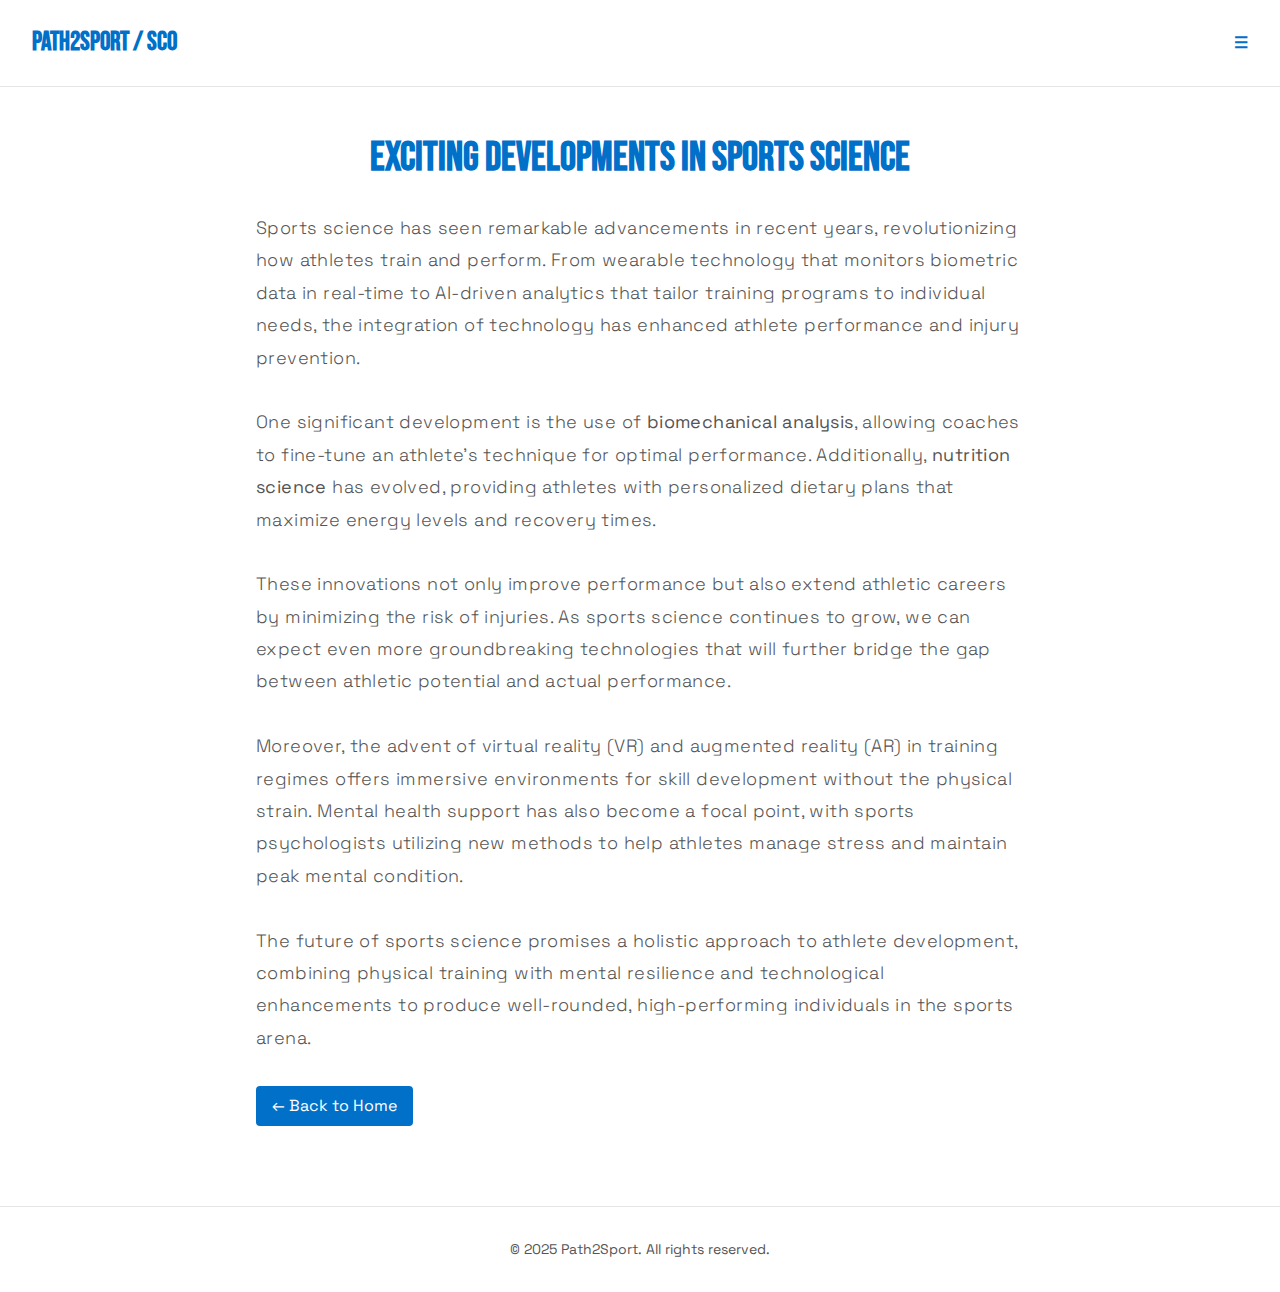
<file: article1.html>
<!DOCTYPE html>
<html lang="en">
<head>
    <meta charset="UTF-8">
    <meta name="viewport" content="width=device-width, initial-scale=1.0">
    <title>Exciting Developments in Sports Science</title>
    <link href="https://fonts.googleapis.com/css2?family=Lekton&display=swap" rel="stylesheet">
    <link href="https://fonts.googleapis.com/css2?family=Space+Grotesk:wght@400;700&display=swap" rel="stylesheet">
    <link rel="preconnect" href="https://fonts.googleapis.com">
    <link rel="preconnect" href="https://fonts.gstatic.com" crossorigin>
    <link href="https://fonts.googleapis.com/css2?family=Space+Grotesk:wght@400;700&family=Space+Mono:wght@400;700&display=swap" rel="stylesheet">
    <link href="https://fonts.googleapis.com/css2?family=Berkshire+Swash&family=Space+Grotesk:wght@400;700&display=swap" rel="stylesheet">
    <link href="https://fonts.googleapis.com/css2?family=Bebas+Neue&family=Space+Grotesk:wght@400;700&display=swap" rel="stylesheet">
     <style>
        /* GENERAL STYLES */
        * {
            box-sizing: border-box;
            margin: 0;
            padding: 0;
        }
        body {
            font-family: 'Space Grotesk', sans-serif;
            color: #1D1D1F;
            background-color: #FFFFFF;
            line-height: 1.5;
            scroll-behavior: smooth;
            padding-top: 80px; /* To prevent content from hiding behind fixed header */
        }
        a {
            color: #0070C9;
            text-decoration: none;
            transition: color 0.1s ease;
        }
        a:hover {
            color: #005CAB;
            text-decoration: underline;
        }
        :root {
            --theme-blue: #0070C9; 
            --modal-blur: 5px; 
        }

        h1, h2, h3 {
            font-family: 'Bebas Neue', sans-serif;
        }

        /* HEADER SECTION */
        header {
            background-color: #FFFFFF;
            border-bottom: 1px solid rgba(0,0,0,0.1);
            padding: 1.5rem 2rem;
            display: flex;
            justify-content: space-between;
            align-items: center;
            position: fixed;
            top: 0;
            width: 100%;
            z-index: 1004;
        }
        header h1 {
            font-size: 1.6rem;
            font-weight: 600;
            color: #1D1D1F;
            margin: 0;
        }
        header .menu-button {
            font-size: 1rem;
            font-weight: 600;
            color: #0070C9;
            cursor: pointer;
            transition: color 0.1s ease;
            position: relative;
            z-index: 1005;
        }
        header .menu-button:hover {
            color: #005CAB;
        }
        .logo-link {
            text-decoration: none;
        }
        .logo-link h1 {
            color: #0070C9;
            transition: color 0.1s ease;
        }
        .logo-link:hover h1 {
            color: #005CAB;
        }
        .logo-link:hover {
            text-decoration: none;
        }
        
        @media (max-width: 768px) {
            header {
                padding: 2rem 2rem; /* More top/bottom padding for a deeper header */
            }
            header h1 {
                font-size: 2rem; /* Larger text for 'Path2Sport / Sco' */
            }
            header .menu-button {
                font-size: 1.2rem; /* Larger MENU font */
            }
        }

        /* MENU SECTION */
    #menu-section {
        position: fixed;
        top: 0;
        left: 0;
        width: 100%;
        height: 100%;
        background-color: #fff;
        display: flex;
        flex-direction: column;
        padding: 2rem;
        box-shadow: 0 0 10px rgba(0,0,0,0.15);
        z-index: 1006;
        transform: translateY(-100%);
        opacity: 0;
        visibility: hidden;
        transition: transform 0.3s ease, opacity 0.3s ease, visibility 0.3s ease;
        padding-top: 80px;
    }
    #menu-section.active {
        transform: translateY(0);
        opacity: 1;
        visibility: visible;
    }
    #menu-section h2 {
        font-size: 3rem;
        margin-bottom: 2rem;
        color: #0070C9;
        margin-top: 0;
        text-align: center;
    }
    #menu-options {
        display: flex;
        flex-direction: column;
        gap: 1rem;
        width: 100%;
        align-items: center;
        padding-top: 2rem;
    }
    #menu-options a {
        font-size: 1rem;
        font-weight: 600;
        color: #0070C9;
        background: #fff;
        border: 1px solid rgba(0,0,0,0.1);
        border-radius: 8px;
        padding: 0.5rem 1rem;
        max-width: 320px;
        width: 100%;
        transition: background-color 0.2s, box-shadow 0.2s, transform 0.2s;
        text-align: center;
        display: flex;
        justify-content: center;
        align-items: center;
    }
    #menu-options a:hover {
        background-color: #0070C9;
        color: #fff;
        box-shadow: 0 2px 6px rgba(0,0,0,0.1);
        transform: scale(1.02);
    }
    #close-menu {
        position: absolute;
        top: 3rem;
        right: 3rem;
        background: none;
        border: none;
        font-size: 3rem;
        cursor: pointer;
        color: #0070C9;
        transition: color 0.1s ease;
    }
    #close-menu:hover {
        color: #005CAB;
    }

        /* CONTAINER */
        .container {
            width: 90%;
            max-width: 1200px;
            margin: 2rem auto;
        }

        /* ARTICLE CONTENT */
        .article-container {
            max-width: 800px;
            margin: 2rem auto;
            padding: 1rem;
        }
        .article-title {
            font-size: 2.5rem;
            color: var(--theme-blue);
            margin-bottom: 1.5rem;
            text-align: center;
            font-family: 'Bebas Neue', sans-serif;
        }
        .article-content {
            font-size: 1.125rem;
            color: #555;
            line-height: 1.8;
            letter-spacing: 0.4px;
            font-weight: 300;
            text-align: left;
        }
        .back-link {
            display: inline-block;
            margin-top: 2rem;
            padding: 0.5rem 1rem;
            background-color: var(--theme-blue);
            color: #fff;
            border-radius: 4px;
            text-decoration: none;
            transition: background-color 0.3s ease, transform 0.2s ease;
        }
        .back-link:hover {
            background-color: #005CAB;
            transform: translateY(-2px);
        }

        /* FOOTER SECTION */
        footer {
            background-color: #fff;
            color: #555;
            padding: 2rem 1rem;
            text-align: center;
            border-top: 1px solid rgba(0,0,0,0.1);
            margin-top: 4rem;
        }
        footer p {
            font-size: 0.875rem;
        }

        /* RESPONSIVE DESIGN */
        @media (max-width: 768px) {
            .article-title {
                font-size: 2rem;
                margin-bottom: 1rem;
            }

            .article-content {
                font-size: 1rem;
            }

            .back-link {
                font-size: 0.9rem;
                padding: 0.5rem 0.75rem;
            }
        }
    </style>
</head>
<body>

    <!-- HEADER SECTION -->
    <header>
        <a href="index.html" id="logo-link" class="logo-link"><h1>Path2Sport / Sco</h1></a>
        <div class="menu-button" id="open-menu">☰</div>
    </header>

    <!-- MENU SECTION -->
    <section id="menu-section" aria-hidden="true">
        <button id="close-menu" aria-label="Close Menu">&times;</button>
        <h2>MENU</h2>
        <div id="menu-options">
            <a href="index.html" id="menu-home" aria-label="Return to Home">Home</a>
            <a href="index.html#about" id="menu-about">About</a>
            <a href="index.html#uni-courses" id="menu-uni-courses">Uni Courses</a>
            <a href="index.html#college-courses" id="menu-college-courses">College Courses</a>
            <a href="index.html#career-paths" id="menu-career-paths">Explore Careers</a>
            <a href="index.html#employability" id="menu-employability">Employability</a>
            <a href="index.html#no-right-path" id="menu-no-right-path">No Wrong Path</a>
            <!-- If you have other articles, add links like below -->
            <!-- <a href="article2.html" id="menu-article2">Article 2</a> -->
        </div>
    </section>

    <!-- MAIN ARTICLE CONTENT -->
    <main>
        <section class="article-container">
            <h1 class="article-title">Exciting Developments in Sports Science</h1>
            <p class="article-content">
                Sports science has seen remarkable advancements in recent years, revolutionizing how athletes train and perform. From wearable technology that monitors biometric data in real-time to AI-driven analytics that tailor training programs to individual needs, the integration of technology has enhanced athlete performance and injury prevention.
                <br><br>
                One significant development is the use of <strong>biomechanical analysis</strong>, allowing coaches to fine-tune an athlete's technique for optimal performance. Additionally, <strong>nutrition science</strong> has evolved, providing athletes with personalized dietary plans that maximize energy levels and recovery times.
                <br><br>
                These innovations not only improve performance but also extend athletic careers by minimizing the risk of injuries. As sports science continues to grow, we can expect even more groundbreaking technologies that will further bridge the gap between athletic potential and actual performance.
                <br><br>
                Moreover, the advent of virtual reality (VR) and augmented reality (AR) in training regimes offers immersive environments for skill development without the physical strain. Mental health support has also become a focal point, with sports psychologists utilizing new methods to help athletes manage stress and maintain peak mental condition.
                <br><br>
                The future of sports science promises a holistic approach to athlete development, combining physical training with mental resilience and technological enhancements to produce well-rounded, high-performing individuals in the sports arena.
            </p>
            <a href="index.html#news-section" class="back-link">← Back to Home</a>
        </section>
    </main>

    <!-- FOOTER SECTION -->
    <footer>
        <p>&copy; 2025 Path2Sport. All rights reserved.</p>
    </footer>

    <!-- JAVASCRIPT FOR MENU FUNCTIONALITY -->
    <script>
        // DOM Elements
        const openMenuBtn = document.getElementById('open-menu');
        const closeMenuBtn = document.getElementById('close-menu');
        const menuSection = document.getElementById('menu-section');
        const menuLinks = document.querySelectorAll('#menu-options a');

        // Function to open the menu
        function openMenu() {
            menuSection.classList.add('active');
            menuSection.setAttribute('aria-hidden', 'false');
            // Prevent background scrolling when menu is open
            document.body.style.overflow = 'hidden';
        }

        // Function to close the menu
        function closeMenu() {
            menuSection.classList.remove('active');
            menuSection.setAttribute('aria-hidden', 'true');
            // Restore background scrolling
            document.body.style.overflow = 'auto';
        }

        // Event listeners for opening and closing the menu
        openMenuBtn.addEventListener('click', openMenu);
        closeMenuBtn.addEventListener('click', closeMenu);

        // Close the menu when clicking outside of it
        window.addEventListener('click', function(event) {
            if (event.target === menuSection) {
                closeMenu();
            }
        });

        // Close the menu when a menu link is clicked
        menuLinks.forEach(link => {
            link.addEventListener('click', closeMenu);
        });
    </script>
</body>
</html>
</file>
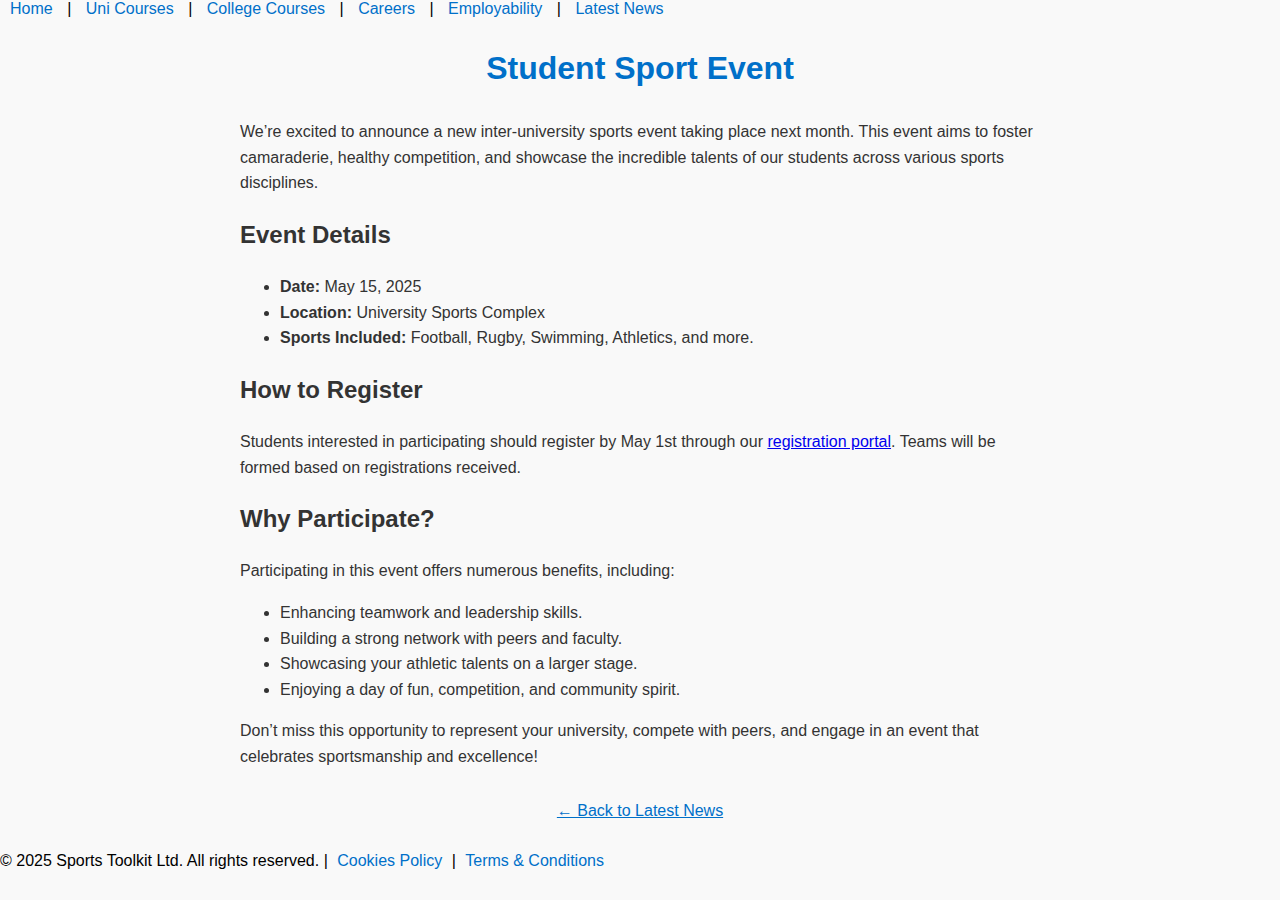
<file: student-sport-event.html>
<!DOCTYPE html>
<html lang="en">
<head>
  <meta charset="UTF-8">
  <meta name="viewport" content="width=device-width, initial-scale=1">
  <title>Student Sport Event - Path2Sport</title>
  <style>
    /* Paste all your CSS from index.html here */
    body {
      font-family: Arial, sans-serif;
      margin: 0;
      padding: 0;
      background-color: #f9f9f9;
    }
    header nav a {
      color: #0070C9;
      text-decoration: none;
      margin: 0 10px;
    }
    header nav a:hover {
      text-decoration: underline;
    }
    footer p a {
      color: #0070C9;
      text-decoration: none;
      margin: 0 5px;
    }
    footer p a:hover {
      text-decoration: underline;
    }
    /* News Section Styles */
    .news-wrapper {
      margin: 6rem auto 4rem;
      background-color: #0070C9;
      border: 2px solid #000;
      border-radius: 16px;
      padding: 2rem;
      max-width: 1200px;
      width: 100%;
      position: relative;
      text-align: left;
      box-shadow: 0 4px 8px rgba(0, 0, 0, 0.1);
    }
    .news-wrapper::before {
      content: "";
      display: block;
      width: 80%;
      max-width: 1100px;
      height: 3px;
      background-color: #000;
      position: absolute;
      top: -1.5rem;
      left: 50%;
      transform: translateX(-50%);
    }
    .news-wrapper h2 {
      text-transform: uppercase;
      font-size: 2rem;
      color: #ffffff;
      text-align: center;
      letter-spacing: 1px;
      margin-bottom: 2rem;
    }
    .news-item {
      background: #ffffff;
      border: 2px solid #000;
      border-radius: 8px;
      padding: 1.5rem;
      margin-bottom: 1.5rem;
      transition: transform 0.2s ease, box-shadow 0.2s ease;
      position: relative;
    }
    .news-item:hover {
      transform: translate(-5px, -5px);
      box-shadow: 5px 5px 0px #000;
    }
    .news-item h3 {
      font-size: 1.4rem;
      color: #0070C9;
      font-weight: 700;
      margin-bottom: 0.5rem;
    }
    .news-item p {
      font-size: 1rem;
      color: #333333;
      line-height: 1.5;
      margin-bottom: 1rem;
    }
    .news-item a {
      color: #0070C9;
      text-decoration: underline;
      font-weight: 600;
    }
    .news-item a:hover {
      color: #005CAB;
    }
    /* Article Page Specific Styles */
    .article-header {
      text-align: center;
      margin-top: 2rem;
      color: #0070C9;
    }
    .article-content {
      max-width: 800px;
      margin: 2rem auto;
      line-height: 1.6;
      color: #333;
    }
    .back-link {
      display: block;
      max-width: 800px;
      margin: 2rem auto;
      text-align: center;
      font-size: 1rem;
      color: #0070C9;
      text-decoration: underline;
    }
    .back-link:hover {
      color: #005CAB;
    }
  </style>
</head>
<body>
  <!-- Header -->
  <header>
    <nav>
      <a href="../index.html">Home</a> |
      <a href="../uni-courses.html">Uni Courses</a> |
      <a href="../college-courses.html">College Courses</a> |
      <a href="../career-paths.html">Careers</a> |
      <a href="../employability.html">Employability</a> |
      <a href="../news.html">Latest News</a>
    </nav>
  </header>
  
  <!-- Article Content -->
  <main>
    <section class="article">
      <h1 class="article-header">Student Sport Event</h1>
      <div class="article-content">
        <p>
          We’re excited to announce a new inter-university sports event taking place next month. This event aims to foster camaraderie, healthy competition, and showcase the incredible talents of our students across various sports disciplines.
        </p>
        <h2>Event Details</h2>
        <ul>
          <li><strong>Date:</strong> May 15, 2025</li>
          <li><strong>Location:</strong> University Sports Complex</li>
          <li><strong>Sports Included:</strong> Football, Rugby, Swimming, Athletics, and more.</li>
        </ul>
        <h2>How to Register</h2>
        <p>
          Students interested in participating should register by May 1st through our <a href="https://example.com/register" target="_blank" rel="noopener">registration portal</a>. Teams will be formed based on registrations received.
        </p>
        <h2>Why Participate?</h2>
        <p>
          Participating in this event offers numerous benefits, including:
          <ul>
            <li>Enhancing teamwork and leadership skills.</li>
            <li>Building a strong network with peers and faculty.</li>
            <li>Showcasing your athletic talents on a larger stage.</li>
            <li>Enjoying a day of fun, competition, and community spirit.</li>
          </ul>
        </p>
        <p>
          Don’t miss this opportunity to represent your university, compete with peers, and engage in an event that celebrates sportsmanship and excellence!
        </p>
      </div>
      
      <!-- Back to News Link -->
      <a href="../news.html" class="back-link">&larr; Back to Latest News</a>
    </section>
  </main>
  
  <!-- Footer -->
  <footer>
    <p>
      &copy; 2025 Sports Toolkit Ltd. All rights reserved.
      | <a href="../cookies-policy.html">Cookies Policy</a>
      | <a href="../terms-policy.html">Terms &amp; Conditions</a>
    </p>
  </footer>
</body>
</html>
</file>
